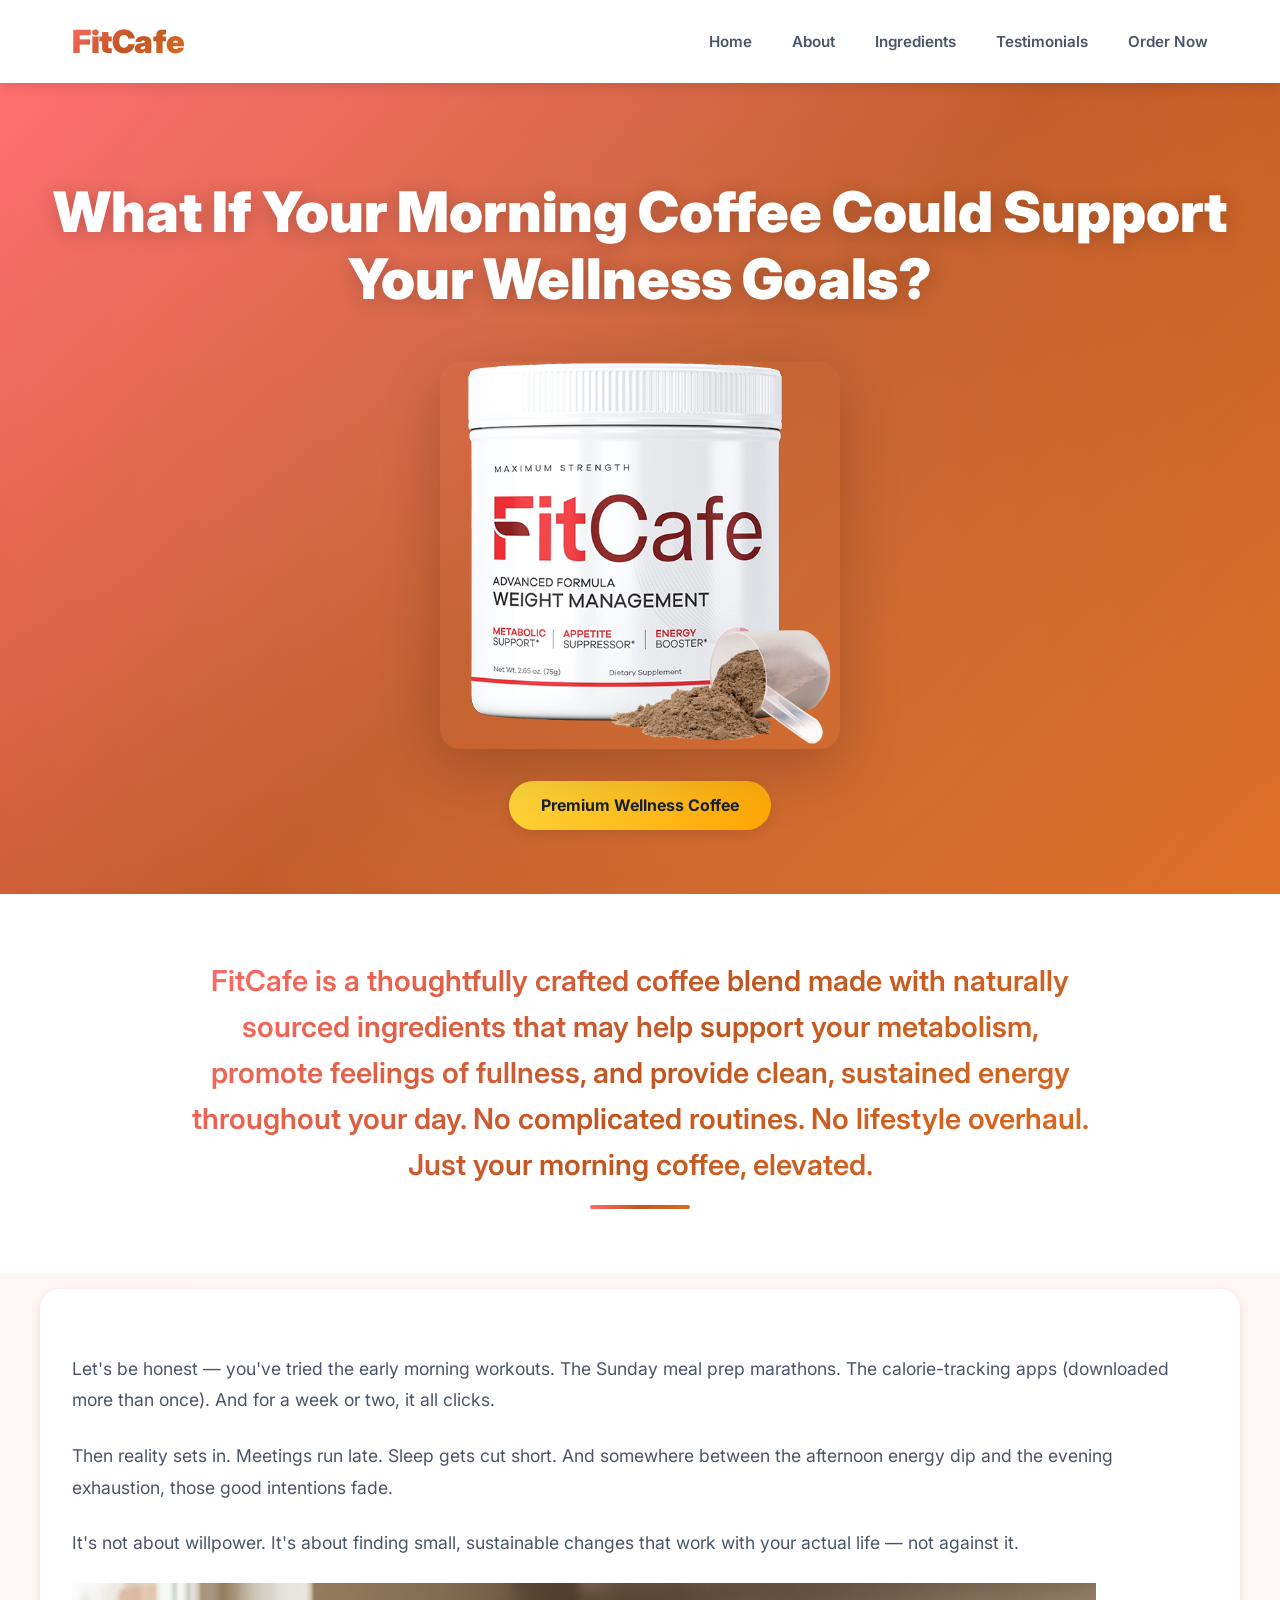
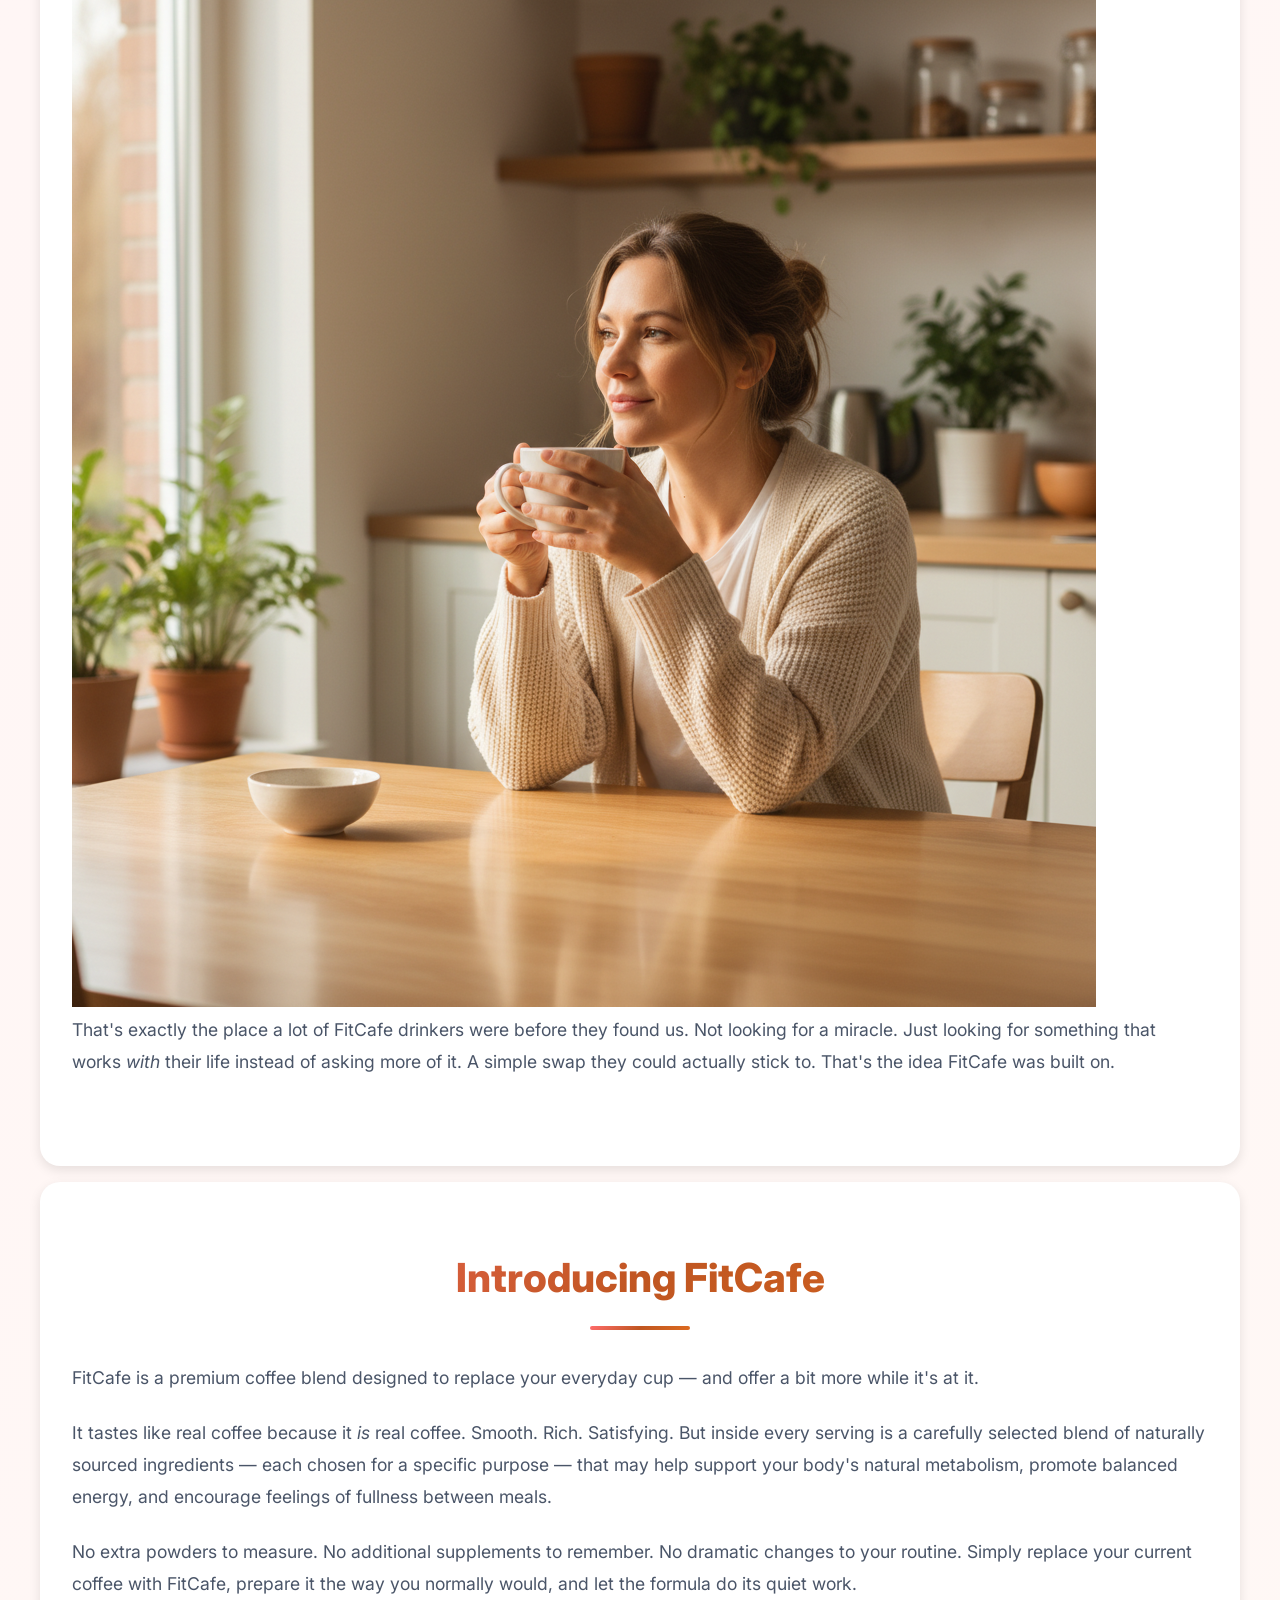
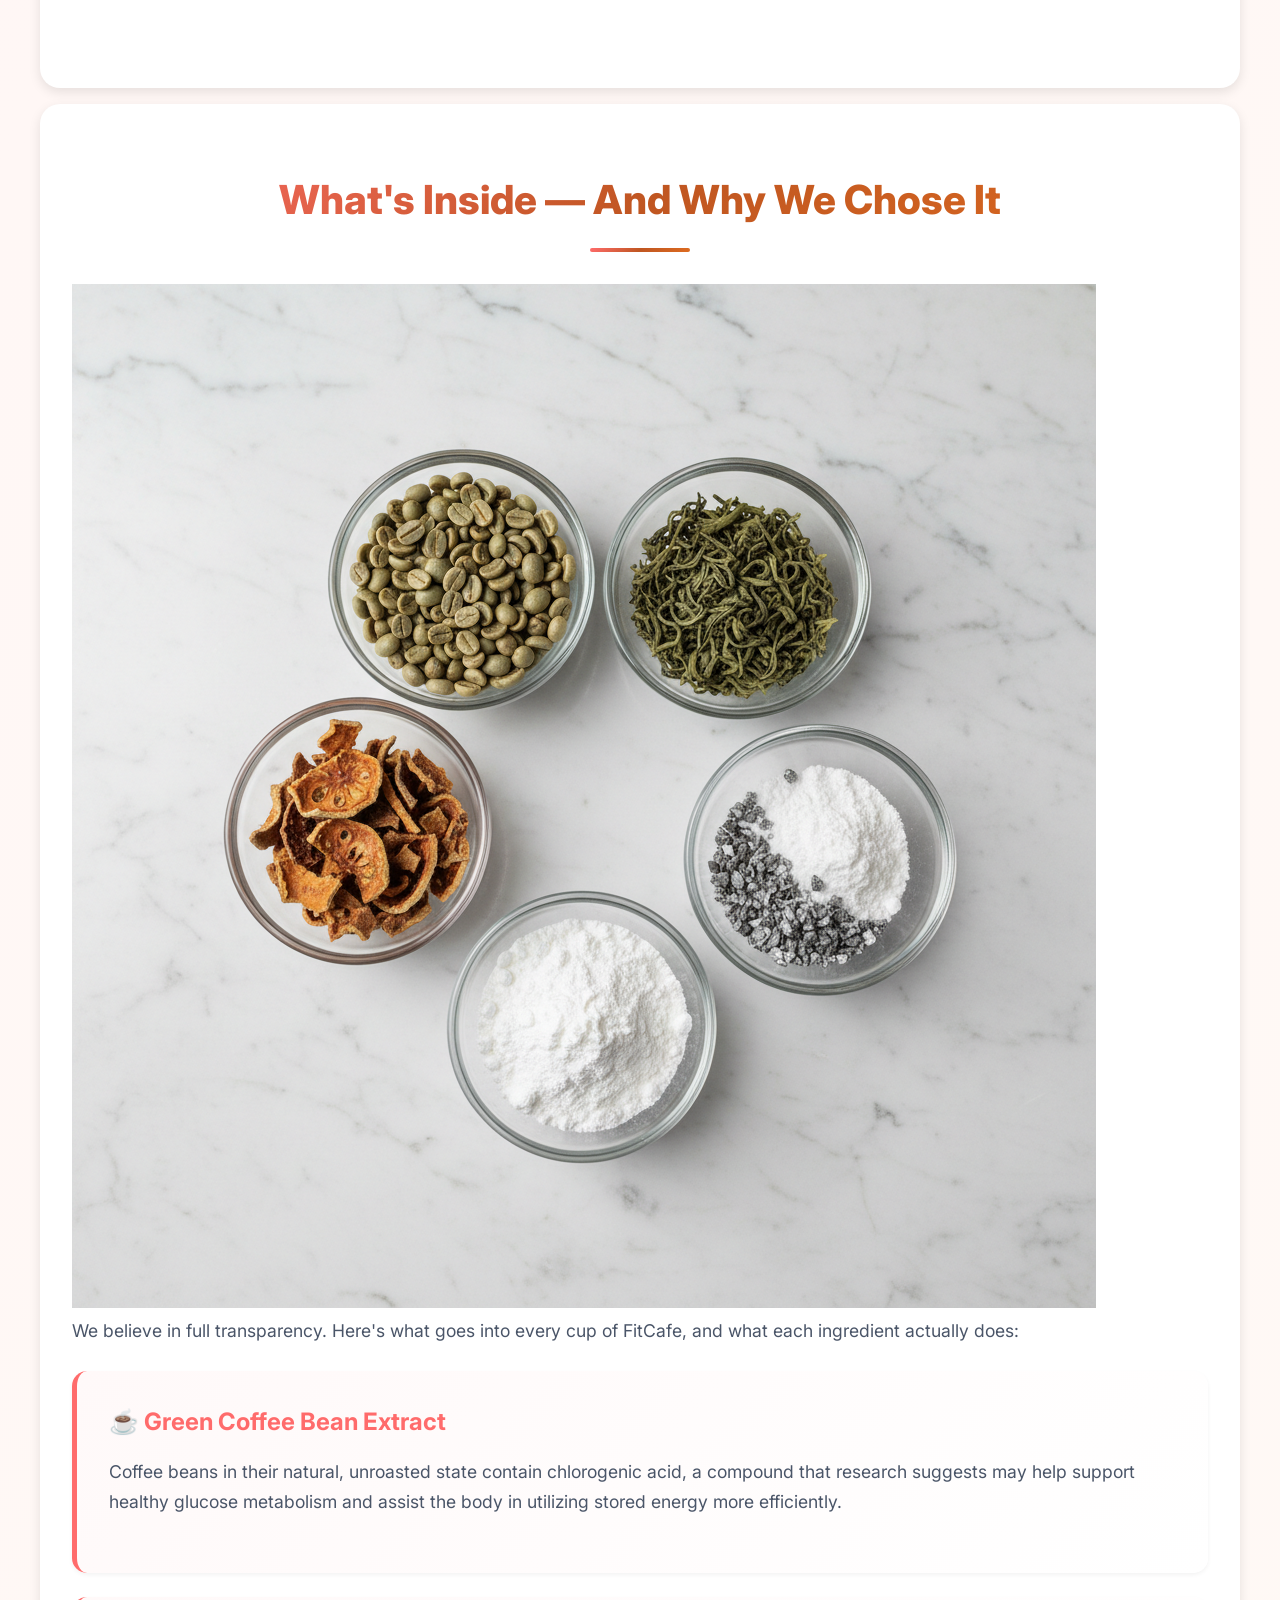
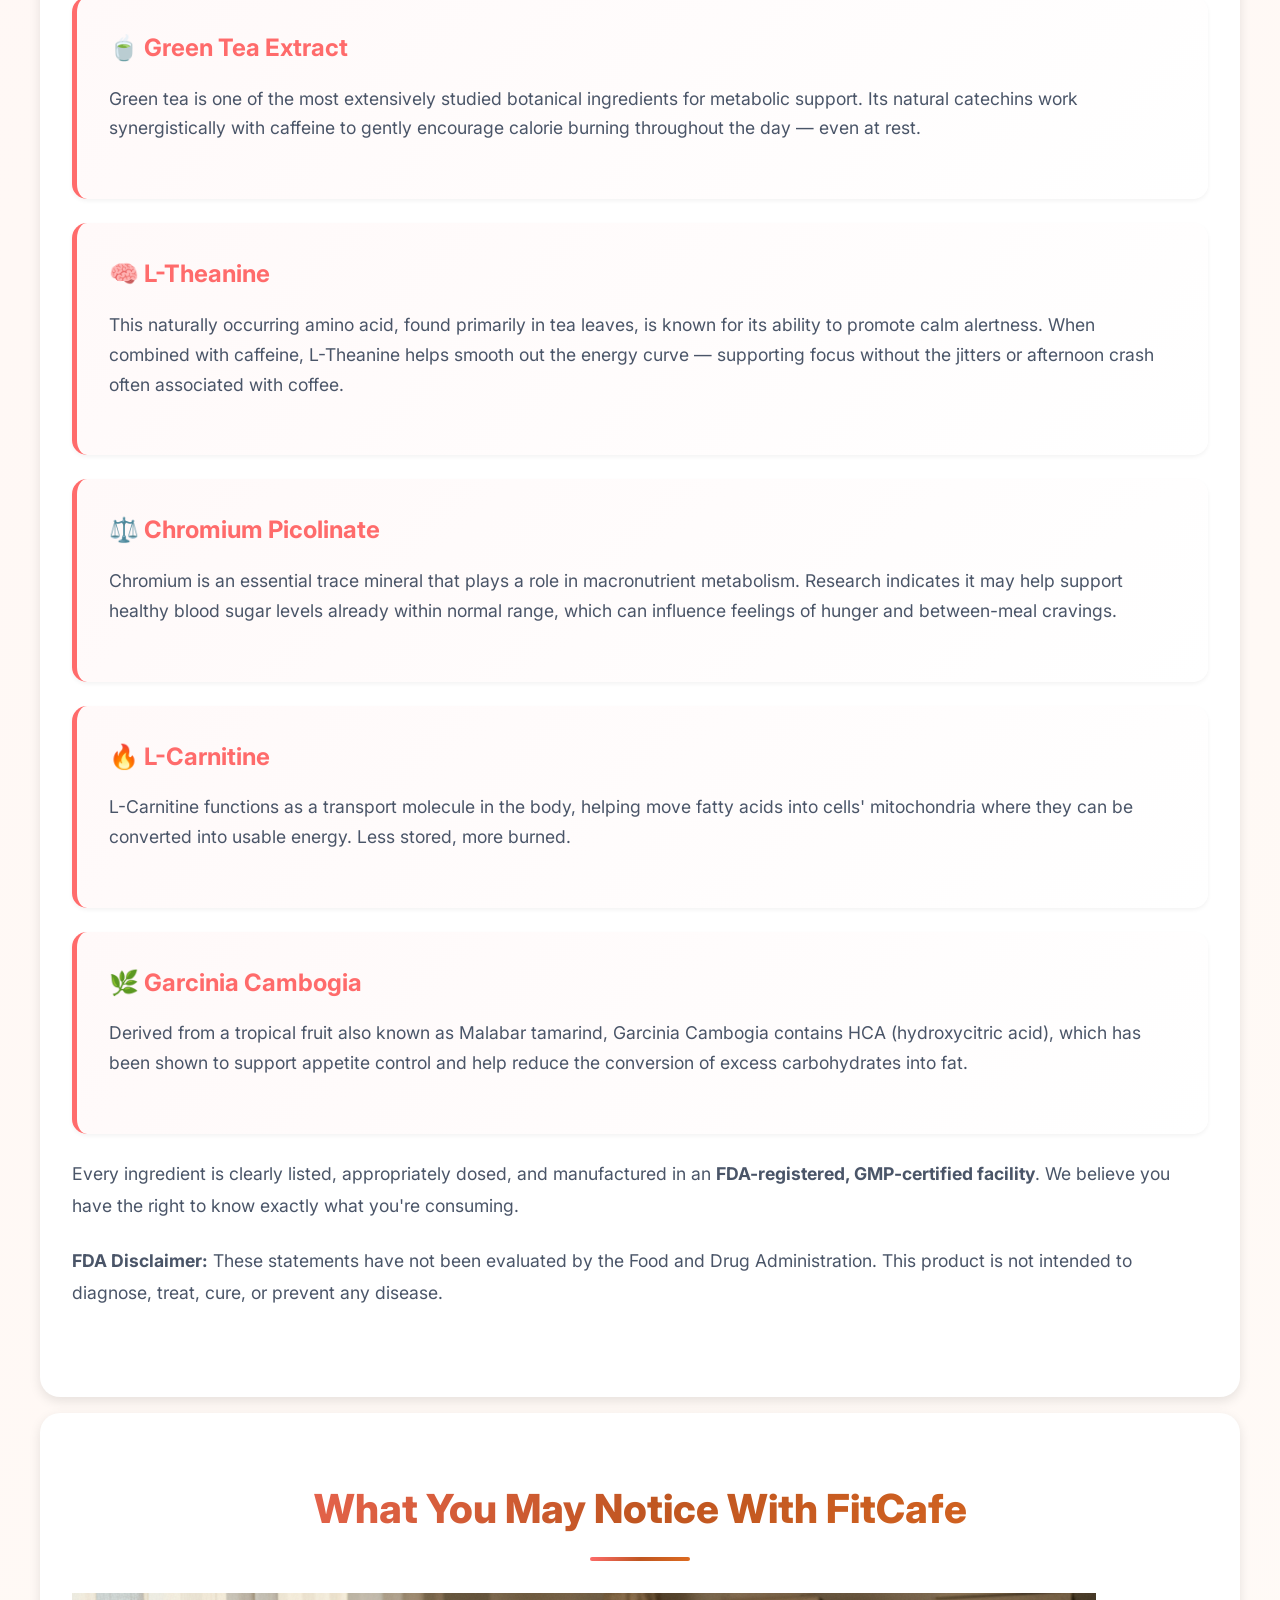
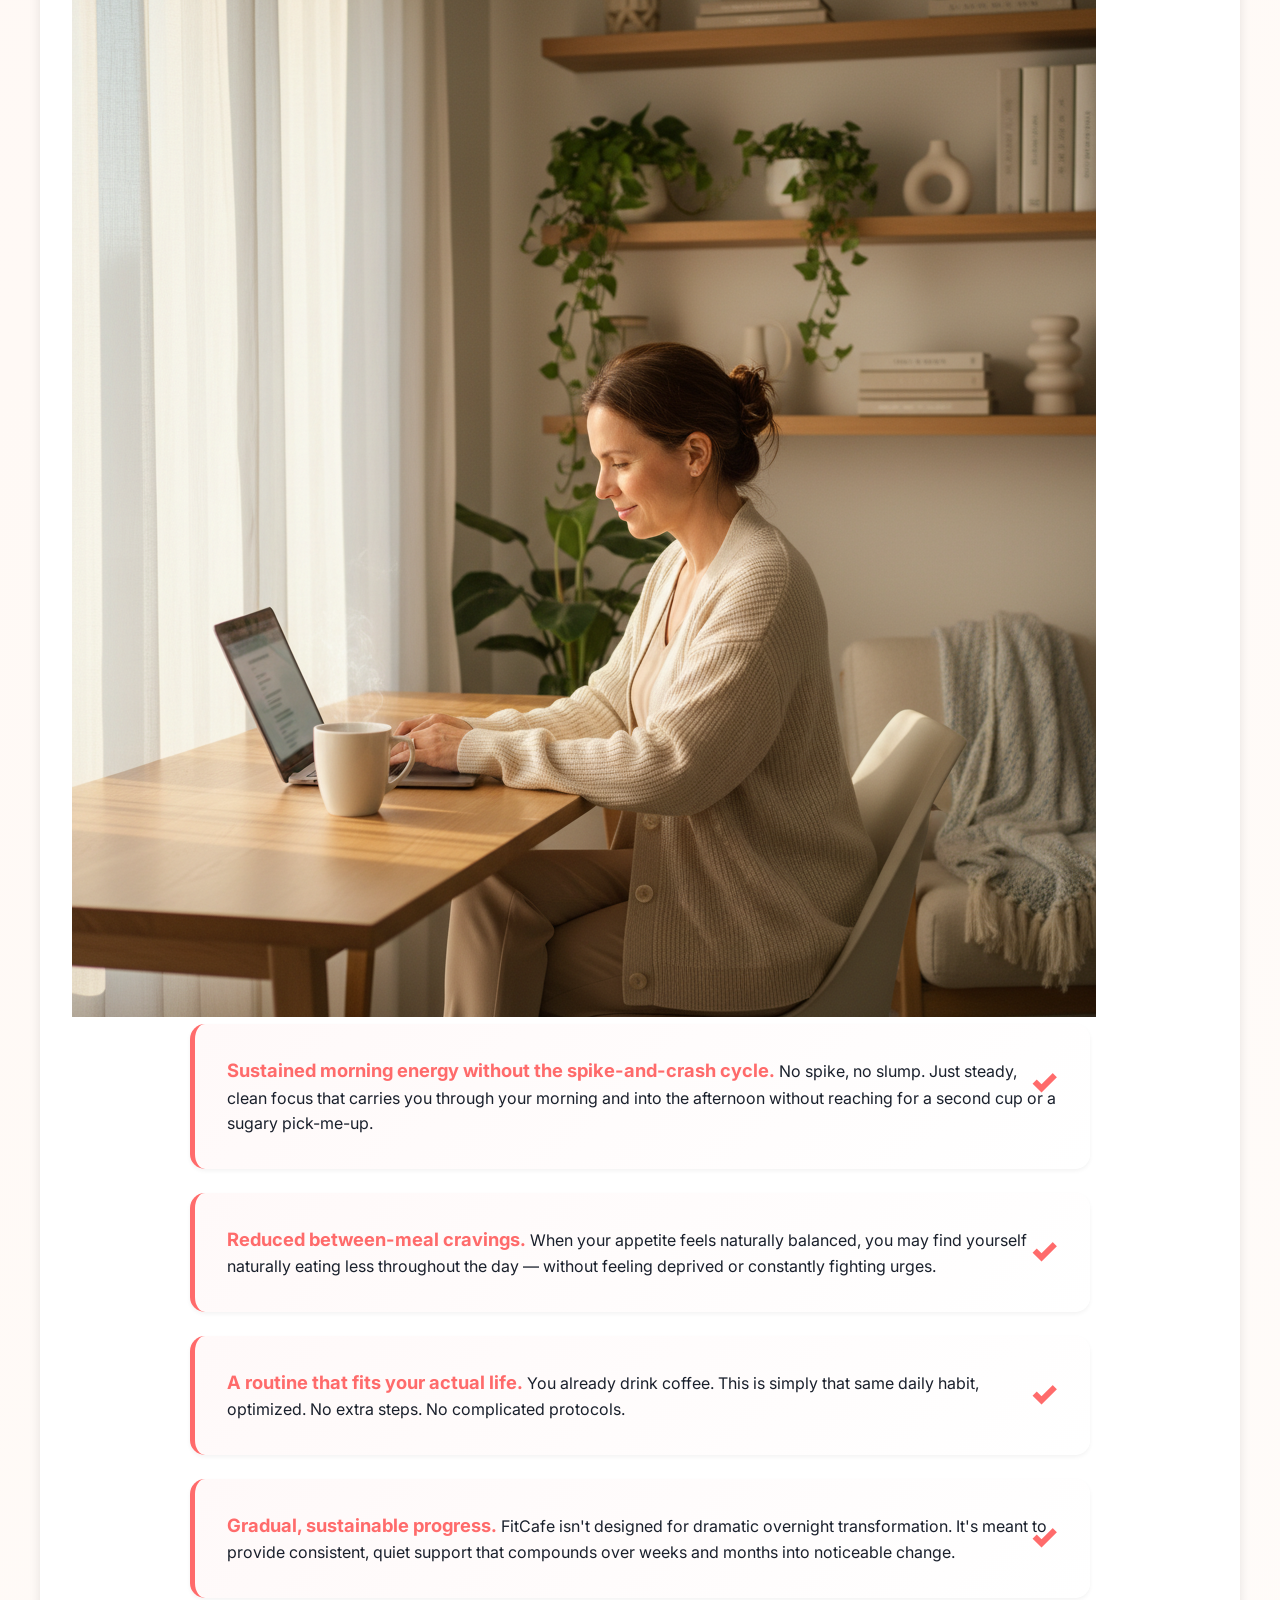
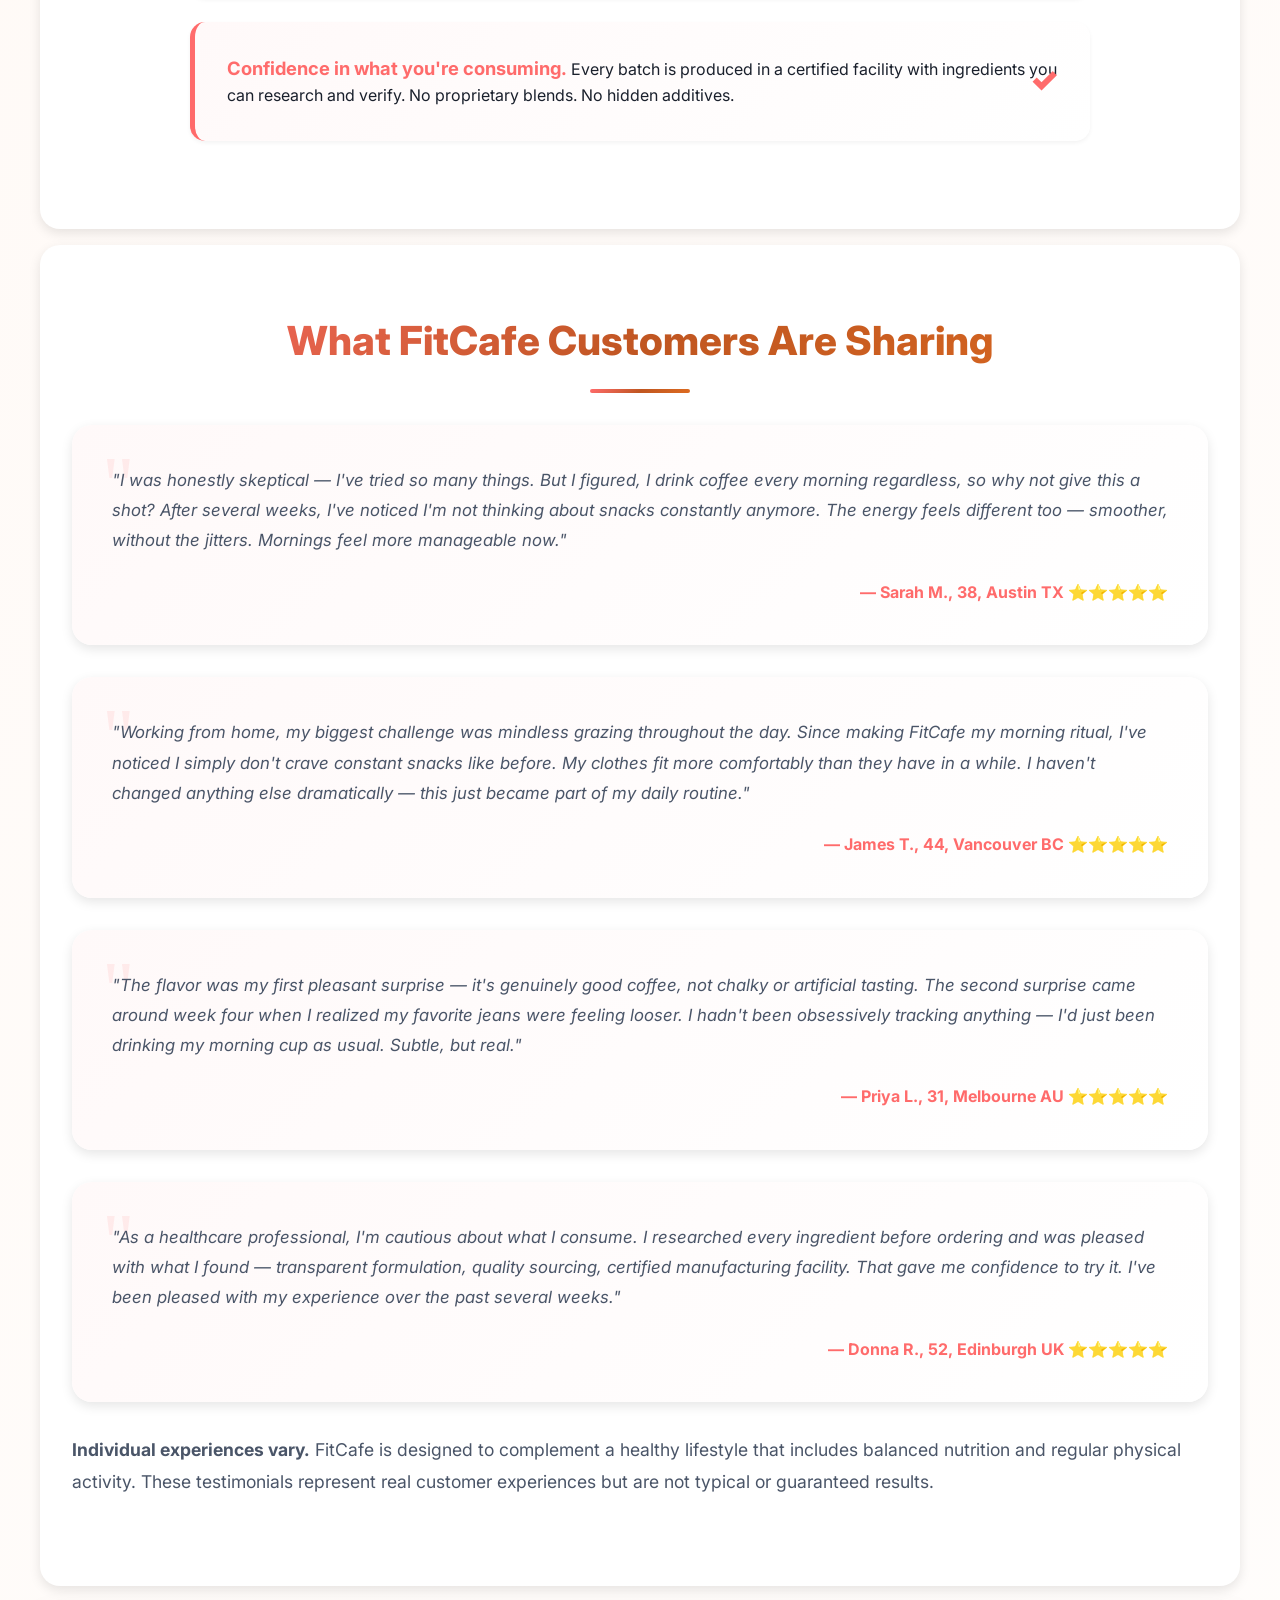
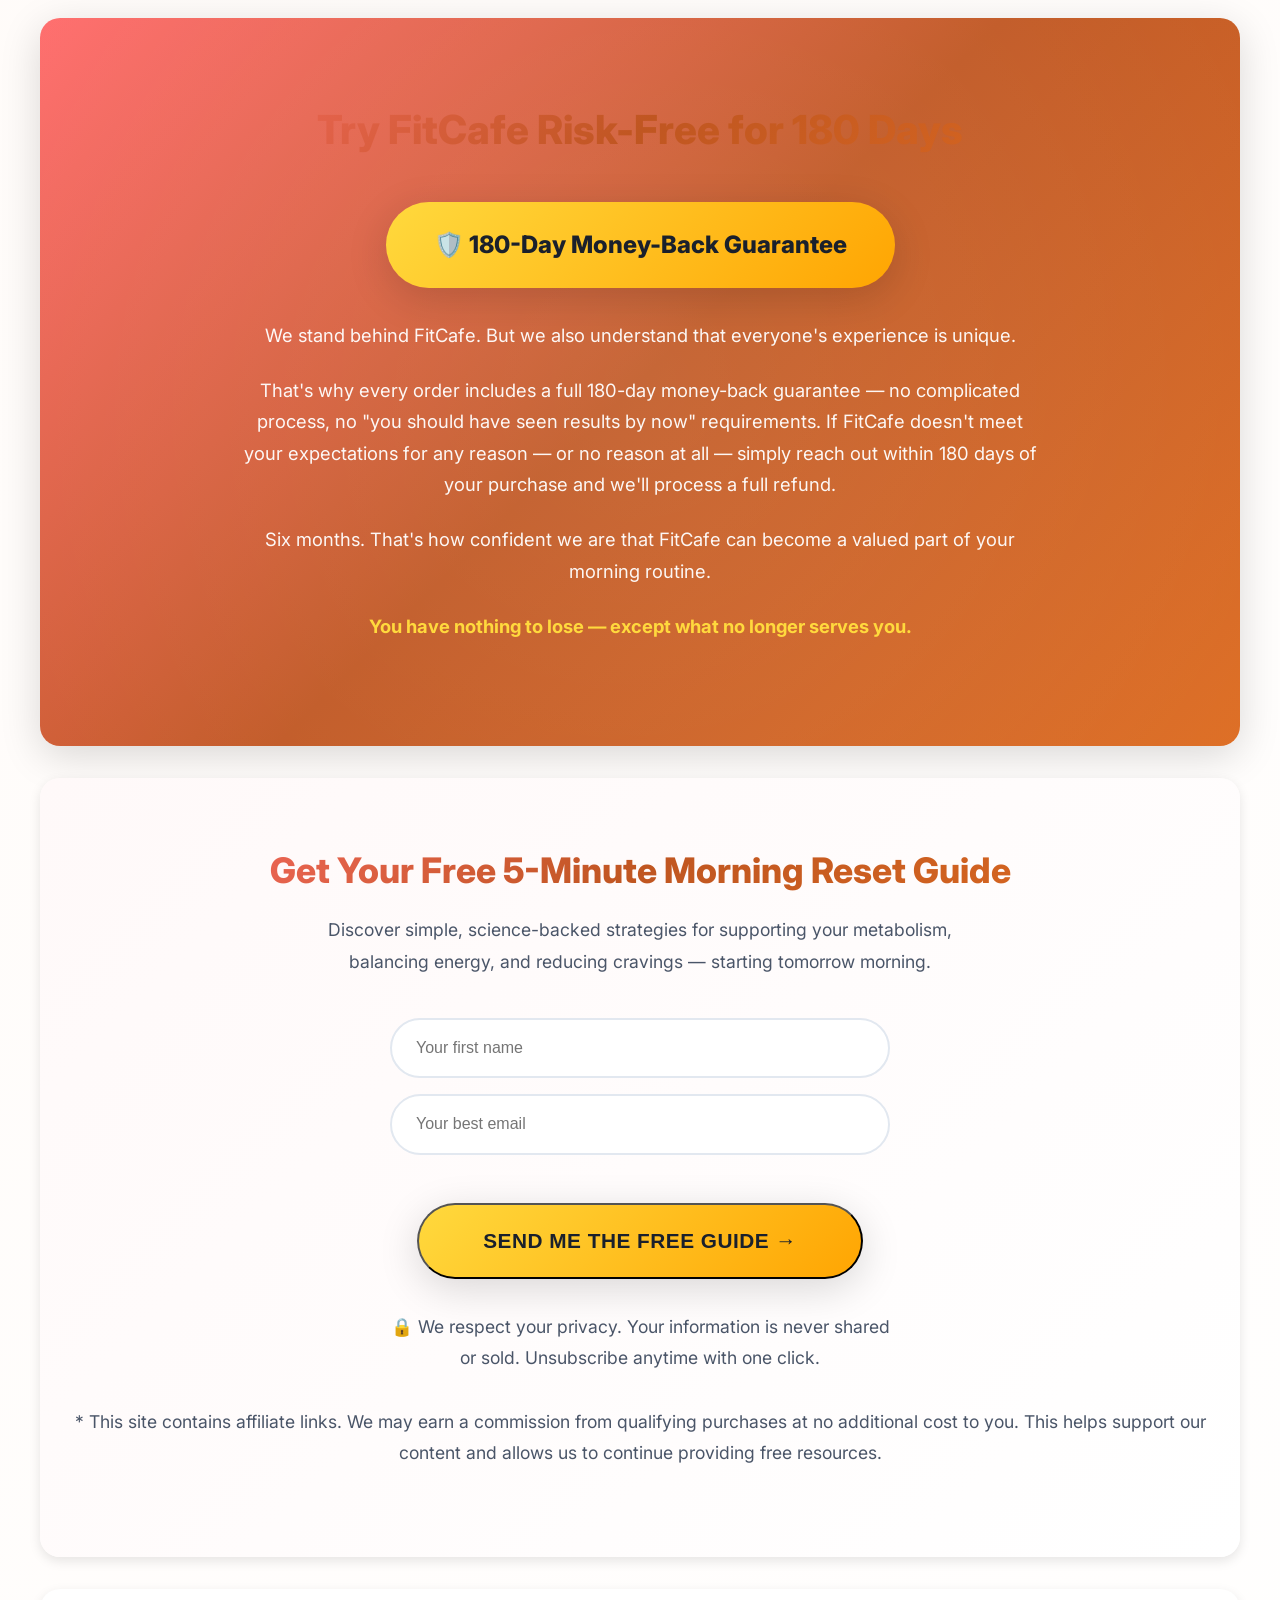
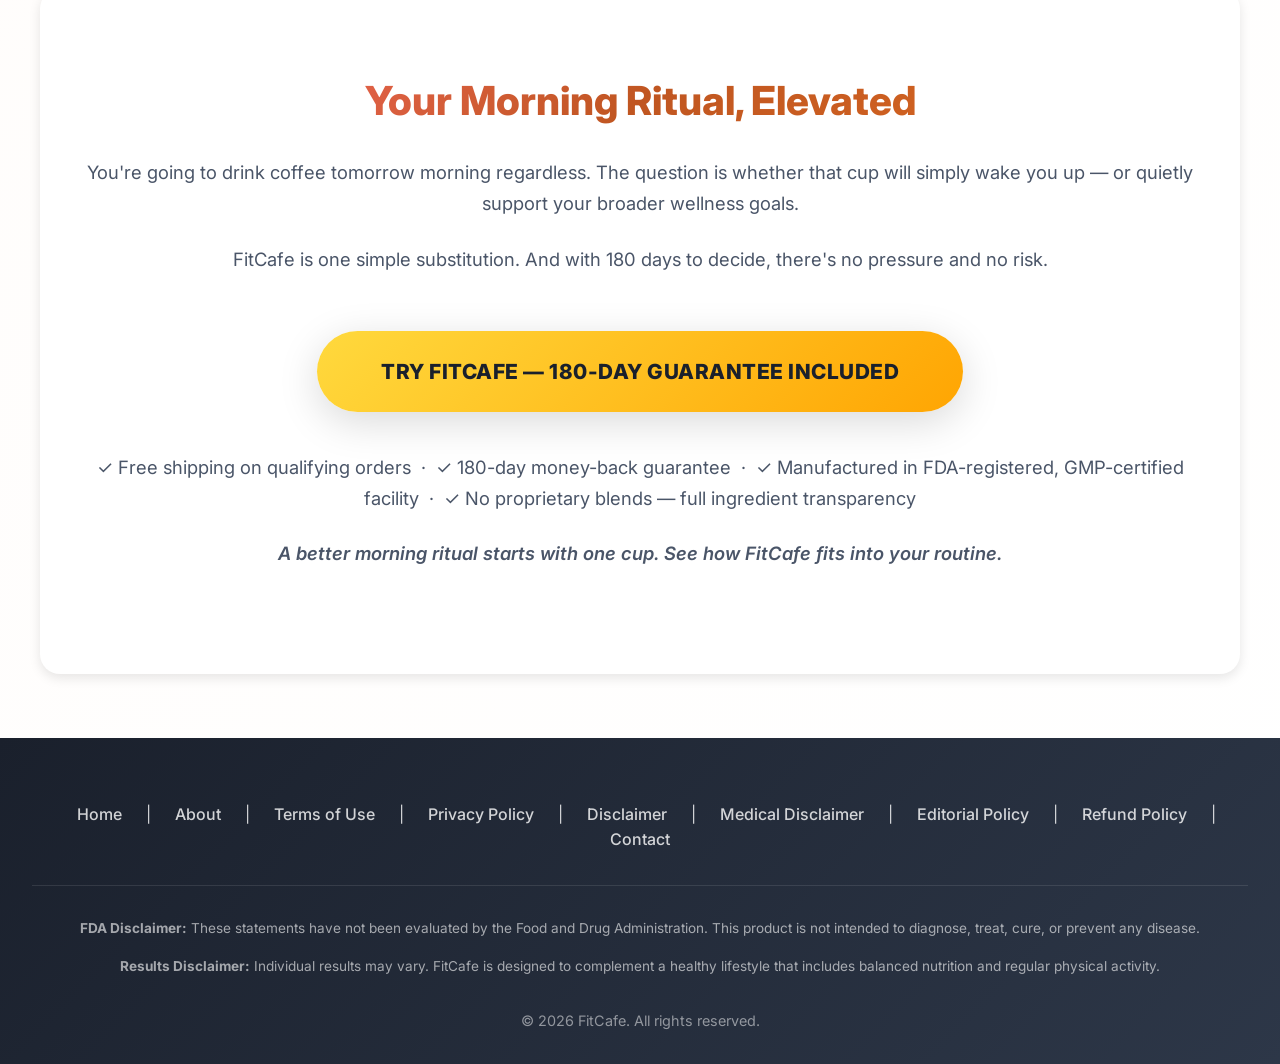
<file: index.html>
<!DOCTYPE html>
<html lang="en">
<head>
    <meta charset="UTF-8">
    <meta name="viewport" content="width=device-width, initial-scale=1.0">
    <meta name="description" content="FitCafe is a premium coffee blend with naturally sourced ingredients that may support metabolism, promote fullness, and provide clean sustained energy.">
    <meta name="keywords" content="wellness coffee, metabolism support, fitcafe, natural energy, appetite control">
    <title>FitCafe - Your Morning Ritual, Elevated</title>
    
    <!-- Open Graph / Facebook -->
    <meta property="og:type" content="website">
    <meta property="og:url" content="https://fitcafecoffee.com/">
    <meta property="og:title" content="FitCafe - Your Morning Ritual, Elevated">
    <meta property="og:description" content="What If Your Morning Coffee Could Support Your Wellness Goals? FitCafe supports your metabolism, curbs cravings, and keeps your energy steady all day.">
    <meta property="og:image" content="https://fitcafecoffee.com/assets/hero-product-official.png">
    
    <!-- Twitter -->
    <meta property="twitter:card" content="summary_large_image">
    <meta property="twitter:url" content="https://fitcafecoffee.com/">
    <meta property="twitter:title" content="FitCafe - Your Morning Ritual, Elevated">
    <meta property="twitter:description" content="What If Your Morning Coffee Could Support Your Wellness Goals? FitCafe supports your metabolism, curbs cravings, and keeps your energy steady all day.">
    <meta property="twitter:image" content="https://fitcafecoffee.com/assets/hero-product-official.png">
    
    <link rel="stylesheet" href="css/style-modern.css">
    <link href="https://fonts.googleapis.com/css2?family=Inter:wght@300;400;500;600;700&family=Merriweather:wght@300;400;700&display=swap" rel="stylesheet">
</head>
<body>
    <!-- Navigation -->
    <nav class="navbar">
        <div class="container nav-container">
            <a href="index.html" class="logo">FitCafe</a>
            <ul class="nav-menu">
                <li><a href="index.html">Home</a></li>
                <li><a href="about.html">About</a></li>
                <li><a href="#how-it-works">Ingredients</a></li>
                <li><a href="#testimonials">Testimonials</a></li>
                <li><a href="#cta">Order Now</a></li>
            </ul>
        </div>
    </nav>

    <!-- SECTION 1: HEADLINE -->
    <section id="headline" class="container">
        <h1>What If Your Morning Coffee Could Support Your Wellness Goals?</h1>
        <div class="hero-image-container">
            <div class="product-showcase">
                <img src="assets/hero-product-official.png" alt="FitCafe premium wellness coffee pouch" class="product-hero-image">
                <div class="product-overlay">
                    <span class="product-badge">Premium Wellness Coffee</span>
                </div>
            </div>
        </div>
    </section>

    <!-- SECTION 2: SUBHEADLINE -->
    <section id="subheadline" class="container">
        <h2>FitCafe is a thoughtfully crafted coffee blend made with naturally sourced ingredients that may help support your metabolism, promote feelings of fullness, and provide clean, sustained energy throughout your day. No complicated routines. No lifestyle overhaul. Just your morning coffee, elevated.</h2>
    </section>

    <!-- SECTION 3: OPENING STORY / RELATABILITY -->
    <section id="opening-story" class="container">
        <p>Let's be honest — you've tried the early morning workouts. The Sunday meal prep marathons. The calorie-tracking apps (downloaded more than once). And for a week or two, it all clicks.</p>

        <p>Then reality sets in. Meetings run late. Sleep gets cut short. And somewhere between the afternoon energy dip and the evening exhaustion, those good intentions fade.</p>

        <p>It's not about willpower. It's about finding small, sustainable changes that work with your actual life — not against it.</p>

        <div class="lifestyle-image-container">
            <img src="assets/morning-ritual.jpg" alt="Woman enjoying morning coffee ritual for weight loss" class="lifestyle-image">
        </div>

        <p>That's exactly the place a lot of FitCafe drinkers were before they found us. Not looking for a miracle. Just looking for something that works <em>with</em> their life instead of asking more of it. A simple swap they could actually stick to. That's the idea FitCafe was built on.</p>
    </section>

    <!-- SECTION 4: PRODUCT INTRODUCTION -->
    <section id="product-intro" class="container">
        <h2>Introducing FitCafe</h2>

        <p>FitCafe is a premium coffee blend designed to replace your everyday cup — and offer a bit more while it's at it.</p>

        <p>It tastes like real coffee because it <em>is</em> real coffee. Smooth. Rich. Satisfying. But inside every serving is a carefully selected blend of naturally sourced ingredients — each chosen for a specific purpose — that may help support your body's natural metabolism, promote balanced energy, and encourage feelings of fullness between meals.</p>

        <p>No extra powders to measure. No additional supplements to remember. No dramatic changes to your routine. Simply replace your current coffee with FitCafe, prepare it the way you normally would, and let the formula do its quiet work.</p>
    </section>

    <!-- SECTION 5: HOW IT WORKS (INGREDIENTS) -->
    <section id="how-it-works" class="container">
        <h2>What's Inside — And Why We Chose It</h2>

        <div class="ingredients-image-container">
            <img src="assets/ingredients-visual.jpg" alt="FitCafe natural ingredients: green coffee beans, green tea, L-Theanine, chromium, L-Carnitine, Garcinia Cambogia" class="ingredients-image">
        </div>

        <p>We believe in full transparency. Here's what goes into every cup of FitCafe, and what each ingredient actually does:</p>

        <div class="ingredient-card">
            <h3>☕ Green Coffee Bean Extract</h3>
            <p>Coffee beans in their natural, unroasted state contain chlorogenic acid, a compound that research suggests may help support healthy glucose metabolism and assist the body in utilizing stored energy more efficiently.</p>
        </div>

        <div class="ingredient-card">
            <h3>🍵 Green Tea Extract</h3>
            <p>Green tea is one of the most extensively studied botanical ingredients for metabolic support. Its natural catechins work synergistically with caffeine to gently encourage calorie burning throughout the day — even at rest.</p>
        </div>

        <div class="ingredient-card">
            <h3>🧠 L-Theanine</h3>
            <p>This naturally occurring amino acid, found primarily in tea leaves, is known for its ability to promote calm alertness. When combined with caffeine, L-Theanine helps smooth out the energy curve — supporting focus without the jitters or afternoon crash often associated with coffee.</p>
        </div>

        <div class="ingredient-card">
            <h3>⚖️ Chromium Picolinate</h3>
            <p>Chromium is an essential trace mineral that plays a role in macronutrient metabolism. Research indicates it may help support healthy blood sugar levels already within normal range, which can influence feelings of hunger and between-meal cravings.</p>
        </div>

        <div class="ingredient-card">
            <h3>🔥 L-Carnitine</h3>
            <p>L-Carnitine functions as a transport molecule in the body, helping move fatty acids into cells' mitochondria where they can be converted into usable energy. Less stored, more burned.</p>
        </div>

        <div class="ingredient-card">
            <h3>🌿 Garcinia Cambogia</h3>
            <p>Derived from a tropical fruit also known as Malabar tamarind, Garcinia Cambogia contains HCA (hydroxycitric acid), which has been shown to support appetite control and help reduce the conversion of excess carbohydrates into fat.</p>
        </div>

        <p class="ingredients-note">Every ingredient is clearly listed, appropriately dosed, and manufactured in an <strong>FDA-registered, GMP-certified facility</strong>. We believe you have the right to know exactly what you're consuming.</p>
        
        <p class="fda-disclaimer"><strong>FDA Disclaimer:</strong> These statements have not been evaluated by the Food and Drug Administration. This product is not intended to diagnose, treat, cure, or prevent any disease.</p>
    </section>

    <!-- SECTION 6: BENEFITS (LIFESTYLE) -->
    <section id="benefits" class="container">
        <h2>What You May Notice With FitCafe</h2>

        <div class="lifestyle-image-container">
            <img src="assets/work-from-home.jpg" alt="Professional working from home with FitCafe coffee" class="lifestyle-image">
        </div>

        <ul class="benefits-list">
            <li><strong>Sustained morning energy without the spike-and-crash cycle.</strong> No spike, no slump. Just steady, clean focus that carries you through your morning and into the afternoon without reaching for a second cup or a sugary pick-me-up.</li>
            <li><strong>Reduced between-meal cravings.</strong> When your appetite feels naturally balanced, you may find yourself naturally eating less throughout the day — without feeling deprived or constantly fighting urges.</li>
            <li><strong>A routine that fits your actual life.</strong> You already drink coffee. This is simply that same daily habit, optimized. No extra steps. No complicated protocols.</li>
            <li><strong>Gradual, sustainable progress.</strong> FitCafe isn't designed for dramatic overnight transformation. It's meant to provide consistent, quiet support that compounds over weeks and months into noticeable change.</li>
            <li><strong>Confidence in what you're consuming.</strong> Every batch is produced in a certified facility with ingredients you can research and verify. No proprietary blends. No hidden additives.</li>
        </ul>
    </section>

    <!-- SECTION 7: SOCIAL PROOF / TESTIMONIALS -->
    <section id="testimonials" class="container">
        <h2>What FitCafe Customers Are Sharing</h2>

        <div class="testimonial-card">
            <blockquote>"I was honestly skeptical — I've tried so many things. But I figured, I drink coffee every morning regardless, so why not give this a shot? After several weeks, I've noticed I'm not thinking about snacks constantly anymore. The energy feels different too — smoother, without the jitters. Mornings feel more manageable now."</blockquote>
            <cite>— Sarah M., 38, Austin TX ⭐⭐⭐⭐⭐</cite>
        </div>

        <div class="testimonial-card">
            <blockquote>"Working from home, my biggest challenge was mindless grazing throughout the day. Since making FitCafe my morning ritual, I've noticed I simply don't crave constant snacks like before. My clothes fit more comfortably than they have in a while. I haven't changed anything else dramatically — this just became part of my daily routine."</blockquote>
            <cite>— James T., 44, Vancouver BC ⭐⭐⭐⭐⭐</cite>
        </div>

        <div class="testimonial-card">
            <blockquote>"The flavor was my first pleasant surprise — it's genuinely good coffee, not chalky or artificial tasting. The second surprise came around week four when I realized my favorite jeans were feeling looser. I hadn't been obsessively tracking anything — I'd just been drinking my morning cup as usual. Subtle, but real."</blockquote>
            <cite>— Priya L., 31, Melbourne AU ⭐⭐⭐⭐⭐</cite>
        </div>

        <div class="testimonial-card">
            <blockquote>"As a healthcare professional, I'm cautious about what I consume. I researched every ingredient before ordering and was pleased with what I found — transparent formulation, quality sourcing, certified manufacturing facility. That gave me confidence to try it. I've been pleased with my experience over the past several weeks."</blockquote>
            <cite>— Donna R., 52, Edinburgh UK ⭐⭐⭐⭐⭐</cite>
        </div>

        <p class="social-proof-note"><strong>Individual experiences vary.</strong> FitCafe is designed to complement a healthy lifestyle that includes balanced nutrition and regular physical activity. These testimonials represent real customer experiences but are not typical or guaranteed results.</p>
    </section>

    <!-- SECTION 8: GUARANTEE -->
    <section id="guarantee" class="container">
        <h2>Try FitCafe Risk-Free for 180 Days</h2>

        <div class="guarantee-box">
            <div class="guarantee-badge">🛡️ 180-Day Money-Back Guarantee</div>

            <p>We stand behind FitCafe. But we also understand that everyone's experience is unique.</p>

            <p>That's why every order includes a full 180-day money-back guarantee — no complicated process, no "you should have seen results by now" requirements. If FitCafe doesn't meet your expectations for any reason — or no reason at all — simply reach out within 180 days of your purchase and we'll process a full refund.</p>

            <p>Six months. That's how confident we are that FitCafe can become a valued part of your morning routine.</p>

            <p><strong>You have nothing to lose — except what no longer serves you.</strong></p>
        </div>
    </section>

    <!-- SECTION 9: EMAIL OPT-IN -->
    <section id="optin" class="container optin-section">
        <h2>Get Your Free 5-Minute Morning Reset Guide</h2>
        <p class="optin-subtitle">Discover simple, science-backed strategies for supporting your metabolism, balancing energy, and reducing cravings — starting tomorrow morning.</p>
        
        <form id="optin-form" class="optin-form">
            <input type="hidden" name="l" value="ab51b15c-4ecb-417e-911c-9f49fe683578">
            <input type="text" id="optin-name" placeholder="Your first name" required>
            <input type="email" id="optin-email" placeholder="Your best email" required>
            <button type="submit" class="cta-button">Send Me the Free Guide →</button>
            <p class="privacy-text">🔒 We respect your privacy. Your information is never shared or sold. Unsubscribe anytime with one click.</p>
        </form>
        <p class="ftc-disclosure">* This site contains affiliate links. We may earn a commission from qualifying purchases at no additional cost to you. This helps support our content and allows us to continue providing free resources.</p>
    </section>

    <!-- Success Modal -->
    <div id="success-modal" style="display: none; position: fixed; top: 0; left: 0; width: 100%; height: 100%; background: rgba(192, 86, 33, 0.95); z-index: 999999; justify-content: center; align-items: center;">
        <div style="background: white; padding: 40px; border-radius: 20px; max-width: 500px; text-align: center; box-shadow: 0 10px 40px rgba(0,0,0,0.3);">
            <div style="font-size: 72px; margin-bottom: 20px;">✅</div>
            <h2 style="color: #C05621; font-size: 32px; font-weight: 700; margin-bottom: 15px;">Subscription Successful!</h2>
            <p style="font-size: 18px; color: #4A5568; margin-bottom: 30px; line-height: 1.6;">Thank you for subscribing to FitCafe Coffee.</p>
            <div style="background: #FFF5F0; padding: 20px; border-radius: 10px; margin-bottom: 30px;">
                <p style="font-size: 16px; color: #C05621; font-weight: 600; margin: 0;">📧 Please check your email to confirm your subscription.</p>
                <p style="font-size: 14px; color: #718096; margin: 10px 0 0 0;">Don't forget to check your spam folder!</p>
            </div>
            <p style="font-size: 14px; color: #A0AEC0;">Redirecting you back in <span id="countdown">5</span> seconds...</p>
            <div style="margin-top: 20px;">
                <div style="width: 50px; height: 50px; border: 5px solid rgba(192, 86, 33, 0.2); border-top-color: #C05621; border-radius: 50%; animation: spin 1s linear infinite; margin: 0 auto;"></div>
            </div>
            <style>@keyframes spin { to { transform: rotate(360deg); } }</style>
        </div>
    </div>

    <!-- SECTION 10: CTA -->
    <section id="cta" class="container">
        <h2>Your Morning Ritual, Elevated</h2>

        <p>You're going to drink coffee tomorrow morning regardless. The question is whether that cup will simply wake you up — or quietly support your broader wellness goals.</p>

        <p>FitCafe is one simple substitution. And with 180 days to decide, there's no pressure and no risk.</p>

        <a href="https://www.premierdiscountlink.com/DGX1CG8/HHCXRHX/?__efq=EQ3d6z0C10O0HCGfHymXEoSPQg_jEa9npbMTRTF8RgM" class="cta-button">Try FitCafe — 180-Day Guarantee Included</a>

        <p class="cta-subtext">✓ Free shipping on qualifying orders &nbsp;&middot;&nbsp; ✓ 180-day money-back guarantee &nbsp;&middot;&nbsp; ✓ Manufactured in FDA-registered, GMP-certified facility &nbsp;&middot;&nbsp; ✓ No proprietary blends — full ingredient transparency</p>

        <p class="cta-closing">A better morning ritual starts with one cup. See how FitCafe fits into your routine.</p>
    </section>

    <!-- FOOTER -->
    <footer class="container">
        <div class="footer-links">
            <a href="index.html">Home</a> &nbsp;|&nbsp; 
            <a href="about.html">About</a> &nbsp;|&nbsp; 
            <a href="terms.html">Terms of Use</a> &nbsp;|&nbsp; 
            <a href="privacy.html">Privacy Policy</a> &nbsp;|&nbsp; 
            <a href="disclaimer.html">Disclaimer</a> &nbsp;|&nbsp; 
            <a href="medical-disclaimer.html">Medical Disclaimer</a> &nbsp;|&nbsp; 
            <a href="editorial.html">Editorial Policy</a> &nbsp;|&nbsp; 
            <a href="refund.html">Refund Policy</a> &nbsp;|&nbsp; 
            <a href="mailto:support@fitcafecoffee.com">Contact</a>
        </div>
        <p class="footer-disclaimer"><strong>FDA Disclaimer:</strong> These statements have not been evaluated by the Food and Drug Administration. This product is not intended to diagnose, treat, cure, or prevent any disease.</p>
        <p class="footer-disclaimer"><strong>Results Disclaimer:</strong> Individual results may vary. FitCafe is designed to complement a healthy lifestyle that includes balanced nutrition and regular physical activity.</p>
        <p class="footer-copyright">&copy; 2026 FitCafe. All rights reserved.</p>
    </footer>

    <script src="js/script.js"></script>
    <script src="js/modern-animations.js"></script>
    <script>
    // Simple subscription handler - submit form and show modal
    document.getElementById('optin-form').addEventListener('submit', function(e) {
        e.preventDefault();
        
        const form = this;
        const button = form.querySelector('button[type="submit"]');
        const name = document.getElementById('optin-name').value;
        const email = document.getElementById('optin-email').value;
        const listId = form.querySelector('input[name="l"]').value;
        
        // Show loading
        button.textContent = 'Subscribing...';
        button.disabled = true;
        
        // Submit to Listmonk using fetch with no-cors
        fetch('https://listmonk.thequietself.com/subscription/form', {
            method: 'POST',
            mode: 'no-cors',
            headers: {
                'Content-Type': 'application/x-www-form-urlencoded',
            },
            body: new URLSearchParams({
                l: listId,
                name: name,
                email: email
            })
        })
        .then(function() {
            // Show success modal
            const modal = document.getElementById('success-modal');
            modal.style.display = 'flex';
            
            // Countdown
            let seconds = 5;
            const countdownEl = document.getElementById('countdown');
            const interval = setInterval(function() {
                seconds--;
                countdownEl.textContent = seconds;
                if (seconds <= 0) {
                    clearInterval(interval);
                    window.location.href = 'https://fitcafecoffee.com?subscribed=true';
                }
            }, 1000);
        })
        .catch(function() {
            // Even on error, show modal (no-cors may cause false errors)
            const modal = document.getElementById('success-modal');
            modal.style.display = 'flex';
            
            let seconds = 5;
            const countdownEl = document.getElementById('countdown');
            const interval = setInterval(function() {
                seconds--;
                countdownEl.textContent = seconds;
                if (seconds <= 0) {
                    clearInterval(interval);
                    window.location.href = 'https://fitcafecoffee.com?subscribed=true';
                }
            }, 1000);
        });
    });
    </script>
</body>
</html>
</file>
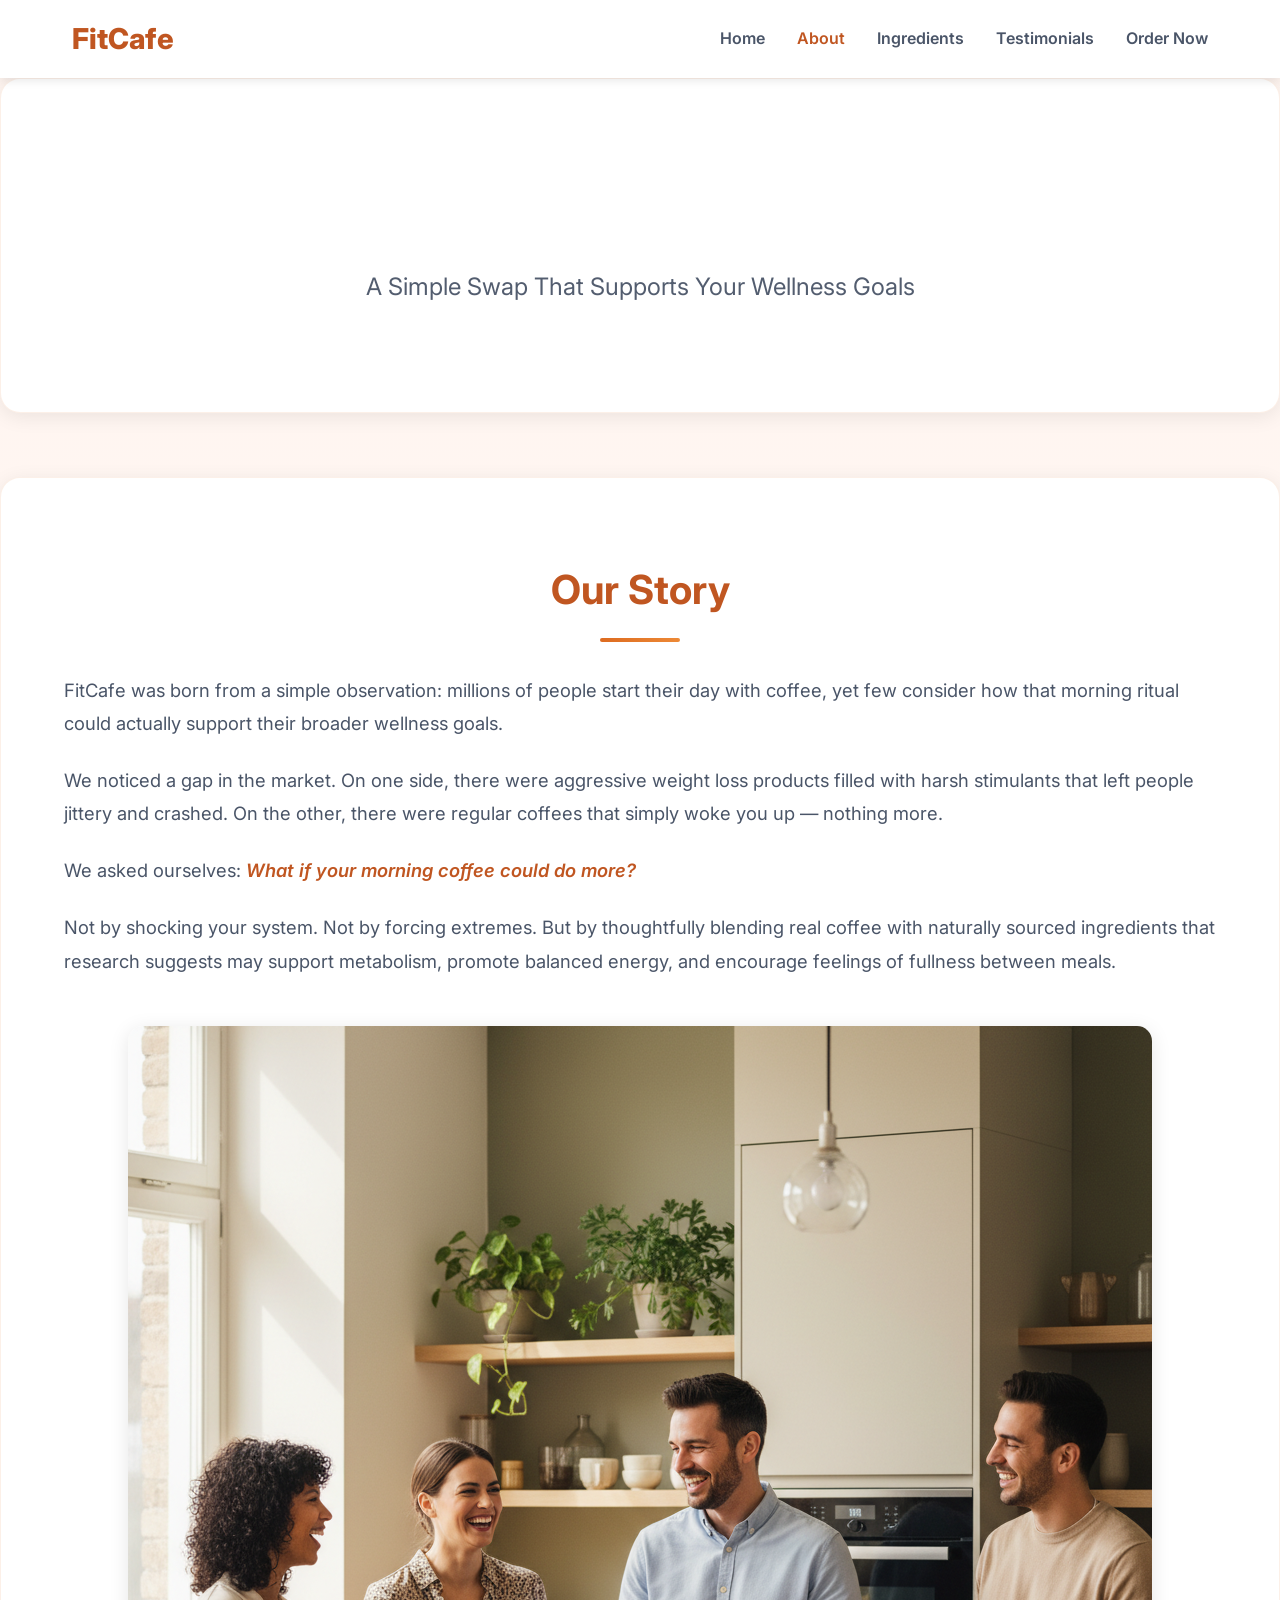
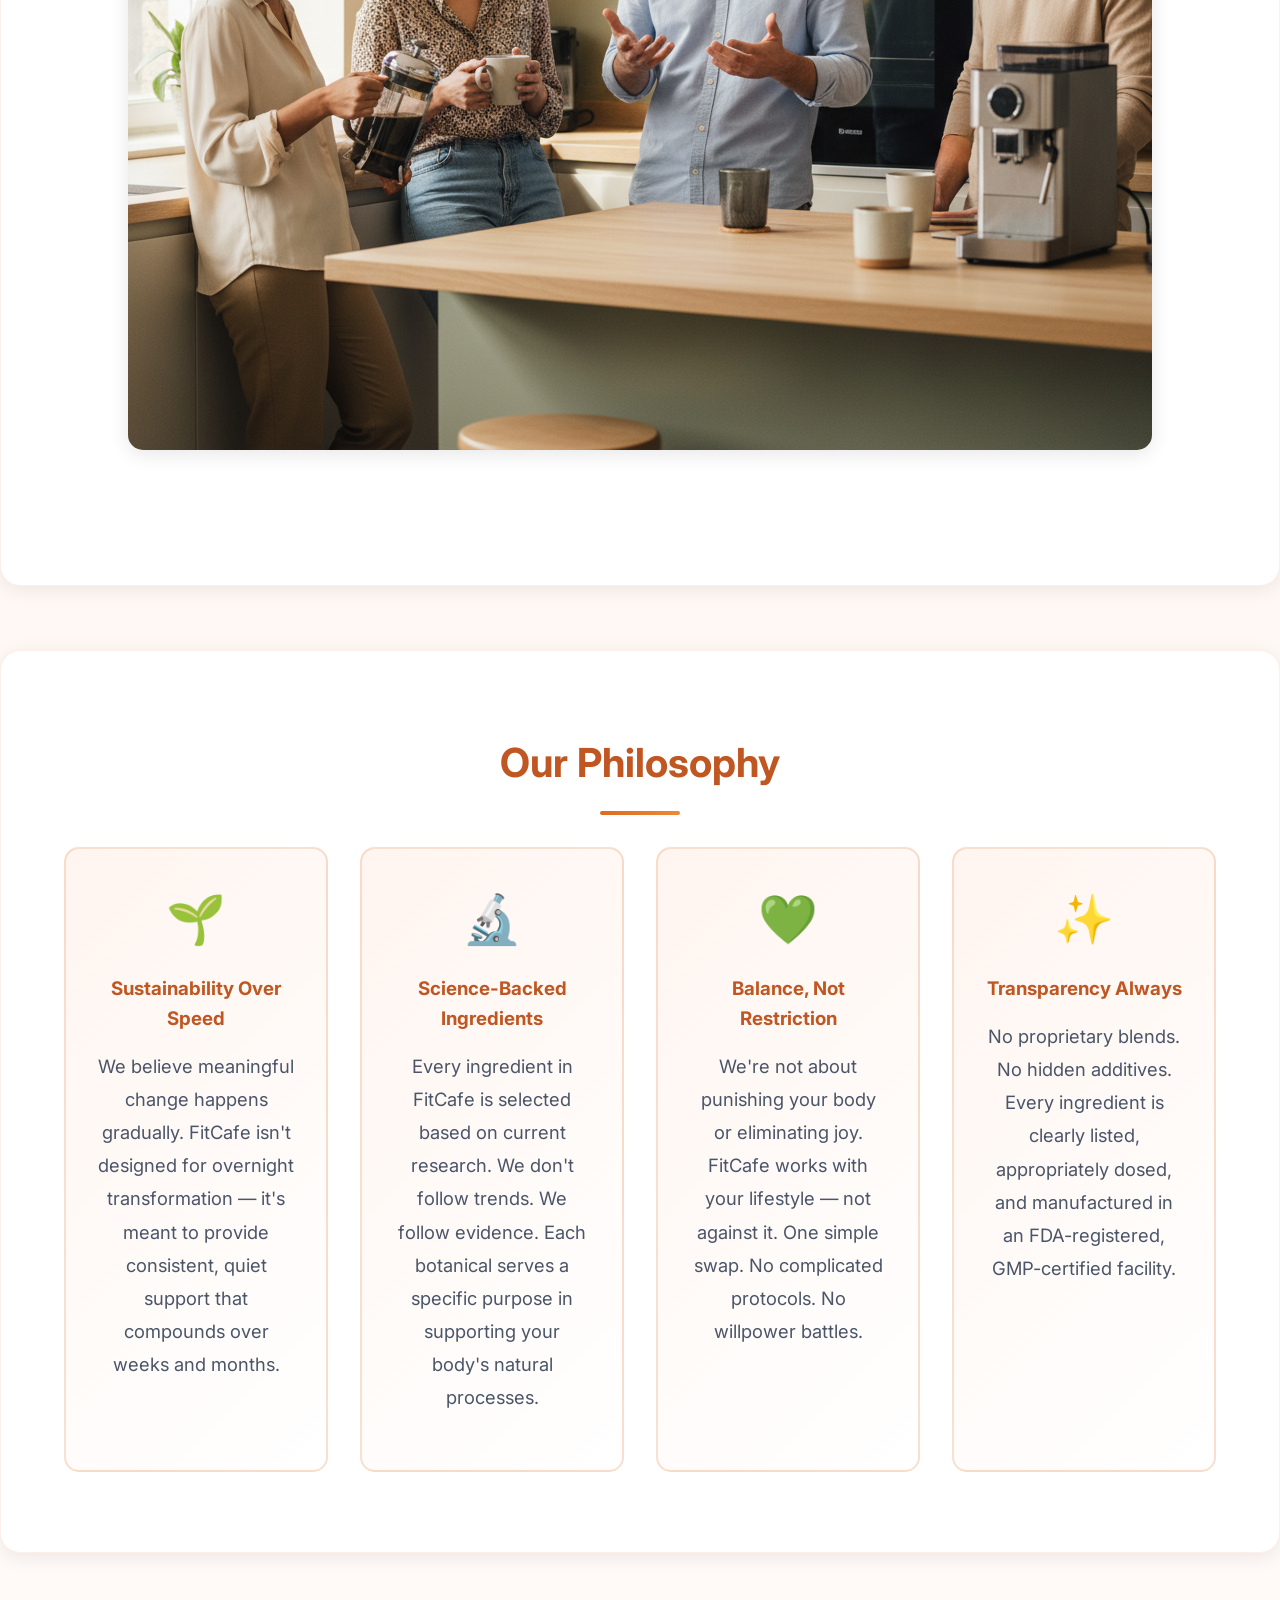
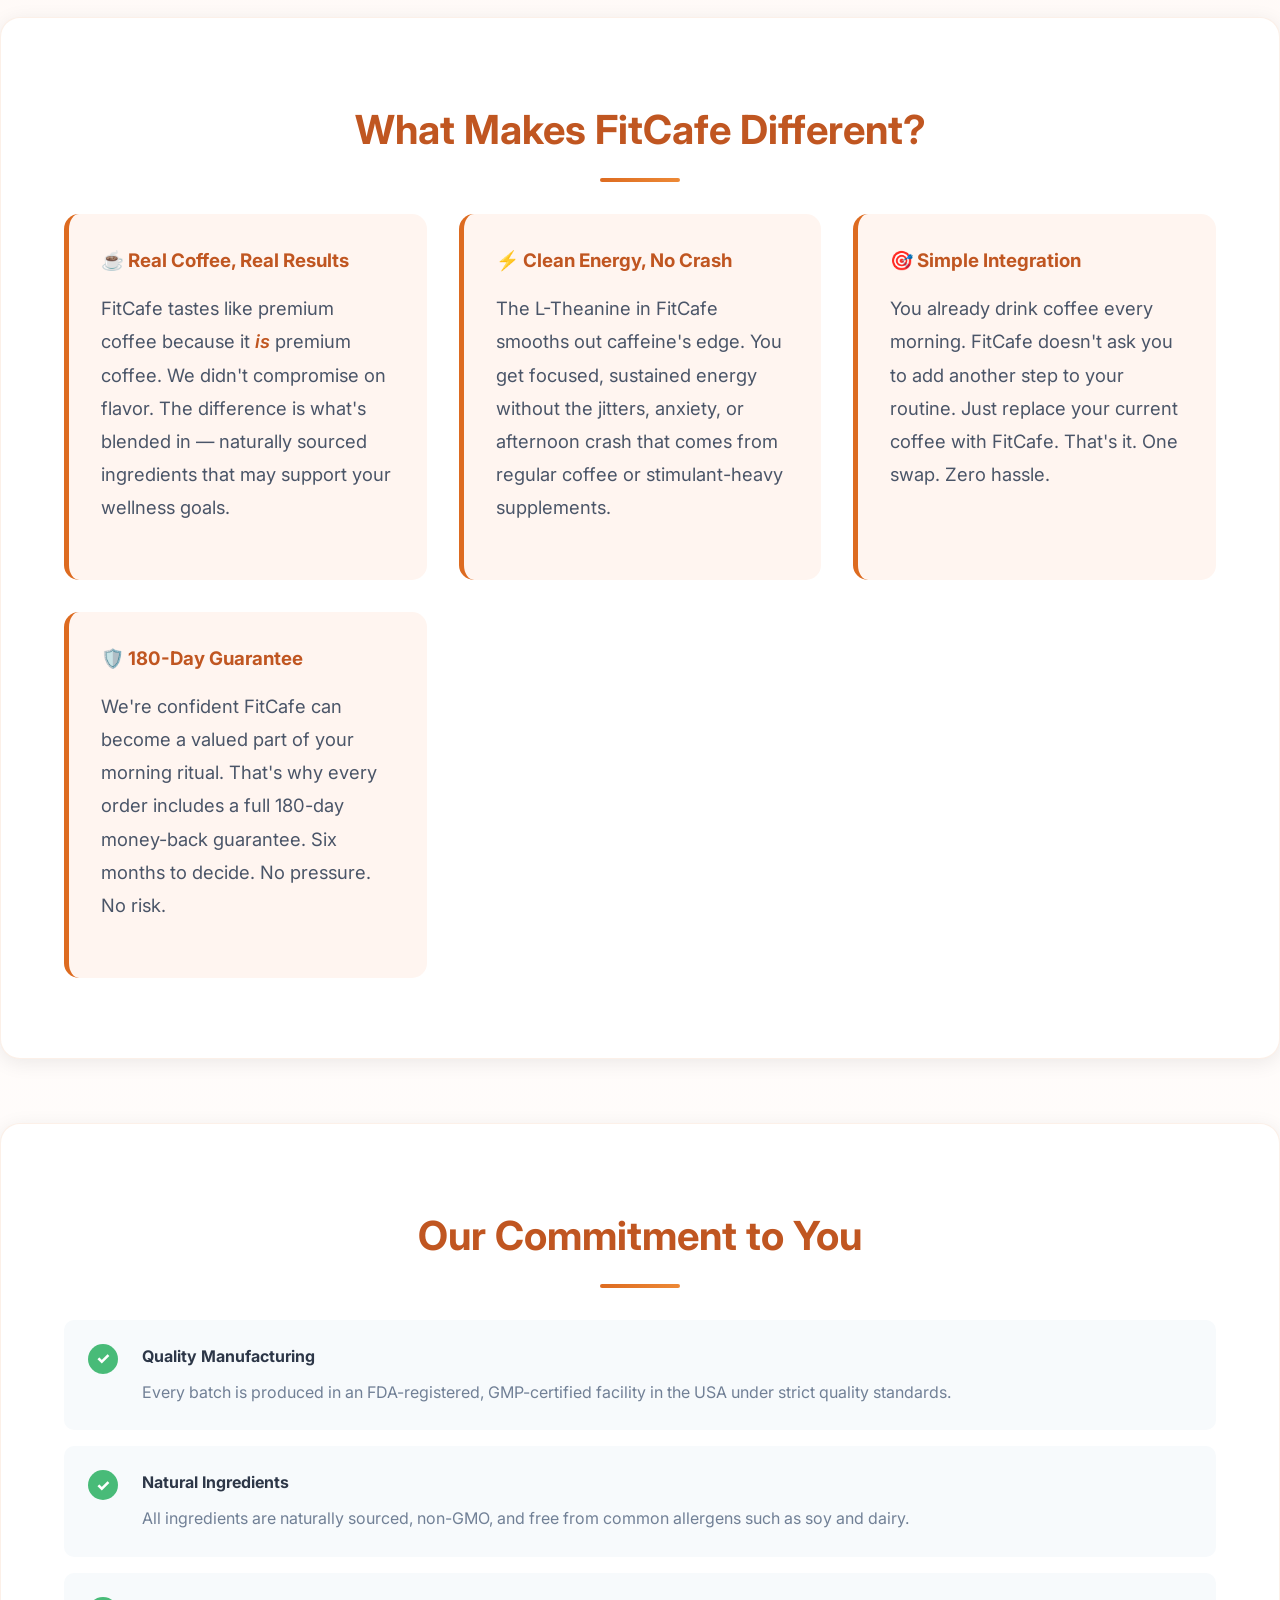
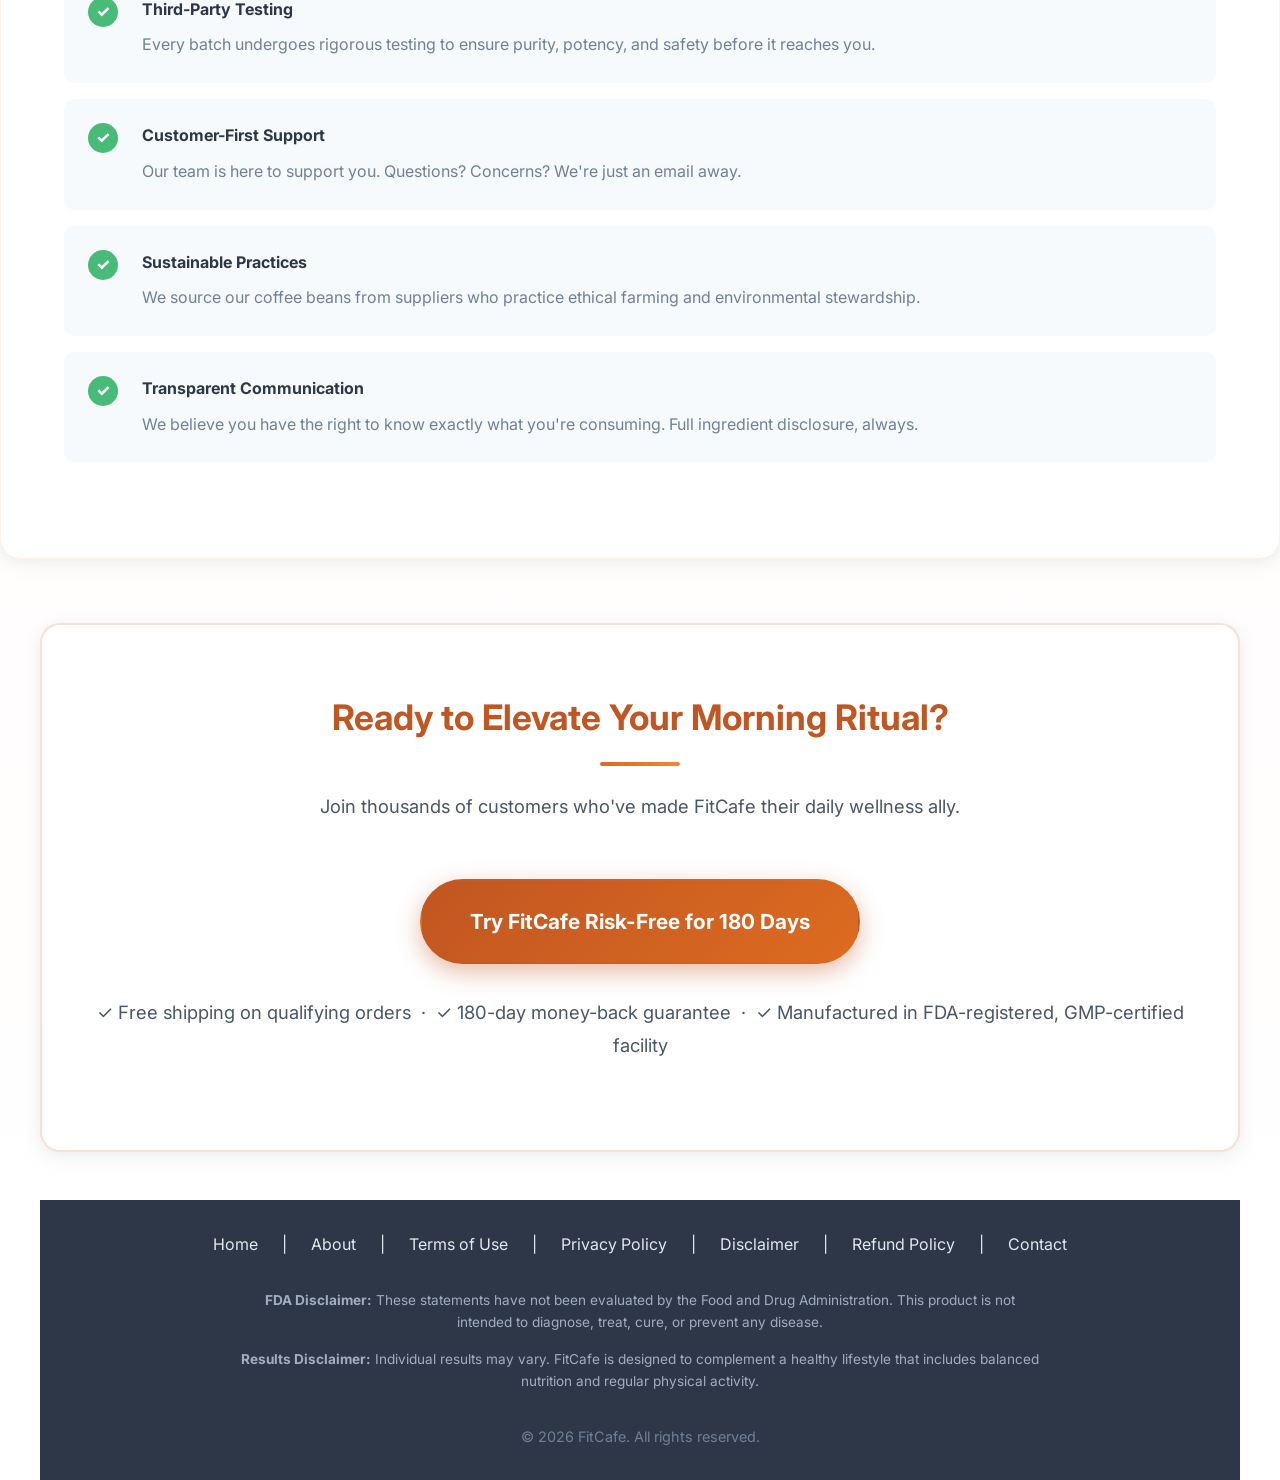
<file: about.html>
<!DOCTYPE html>
<html lang="en">
<head>
    <meta charset="UTF-8">
    <meta name="viewport" content="width=device-width, initial-scale=1.0">
    <meta name="description" content="About FitCafe - A premium wellness coffee blend crafted with naturally sourced ingredients to support metabolism, energy, and balanced appetite.">
    <title>About Us - FitCafe | Your Morning Ritual, Elevated</title>
    <link rel="stylesheet" href="css/style.css">
    <link href="https://fonts.googleapis.com/css2?family=Inter:wght@300;400;500;600;700&family=Merriweather:wght@300;400;700&display=swap" rel="stylesheet">
</head>
<body>
    <!-- Navigation -->
    <nav class="navbar">
        <div class="container nav-container">
            <a href="index.html" class="logo">FitCafe</a>
            <ul class="nav-menu">
                <li><a href="index.html">Home</a></li>
                <li><a href="about.html" class="active">About</a></li>
                <li><a href="#ingredients">Ingredients</a></li>
                <li><a href="#testimonials">Testimonials</a></li>
                <li><a href="#cta">Order Now</a></li>
            </ul>
        </div>
    </nav>

    <!-- Hero Section -->
    <section class="about-hero">
        <div class="container">
            <h1>About FitCafe</h1>
            <p class="hero-subtitle">A Simple Swap That Supports Your Wellness Goals</p>
        </div>
    </section>

    <!-- Our Story -->
    <section class="about-section">
        <div class="container">
            <h2>Our Story</h2>
            <p>FitCafe was born from a simple observation: millions of people start their day with coffee, yet few consider how that morning ritual could actually support their broader wellness goals.</p>
            
            <p>We noticed a gap in the market. On one side, there were aggressive weight loss products filled with harsh stimulants that left people jittery and crashed. On the other, there were regular coffees that simply woke you up — nothing more.</p>
            
            <p>We asked ourselves: <em>What if your morning coffee could do more?</em></p>
            
            <p>Not by shocking your system. Not by forcing extremes. But by thoughtfully blending real coffee with naturally sourced ingredients that research suggests may support metabolism, promote balanced energy, and encourage feelings of fullness between meals.</p>
            
            <div class="story-image">
                <img src="assets/about-story.jpg" alt="FitCafe team preparing coffee" class="about-image">
            </div>
        </div>
    </section>

    <!-- Our Philosophy -->
    <section class="about-section philosophy">
        <div class="container">
            <h2>Our Philosophy</h2>
            <div class="philosophy-grid">
                <div class="philosophy-card">
                    <div class="icon">🌱</div>
                    <h3>Sustainability Over Speed</h3>
                    <p>We believe meaningful change happens gradually. FitCafe isn't designed for overnight transformation — it's meant to provide consistent, quiet support that compounds over weeks and months.</p>
                </div>
                
                <div class="philosophy-card">
                    <div class="icon">🔬</div>
                    <h3>Science-Backed Ingredients</h3>
                    <p>Every ingredient in FitCafe is selected based on current research. We don't follow trends. We follow evidence. Each botanical serves a specific purpose in supporting your body's natural processes.</p>
                </div>
                
                <div class="philosophy-card">
                    <div class="icon">💚</div>
                    <h3>Balance, Not Restriction</h3>
                    <p>We're not about punishing your body or eliminating joy. FitCafe works with your lifestyle — not against it. One simple swap. No complicated protocols. No willpower battles.</p>
                </div>
                
                <div class="philosophy-card">
                    <div class="icon">✨</div>
                    <h3>Transparency Always</h3>
                    <p>No proprietary blends. No hidden additives. Every ingredient is clearly listed, appropriately dosed, and manufactured in an FDA-registered, GMP-certified facility.</p>
                </div>
            </div>
        </div>
    </section>

    <!-- What Makes FitCafe Different -->
    <section class="about-section">
        <div class="container">
            <h2>What Makes FitCafe Different?</h2>
            
            <div class="comparison-grid">
                <div class="comparison-item">
                    <h3>☕ Real Coffee, Real Results</h3>
                    <p>FitCafe tastes like premium coffee because it <em>is</em> premium coffee. We didn't compromise on flavor. The difference is what's blended in — naturally sourced ingredients that may support your wellness goals.</p>
                </div>
                
                <div class="comparison-item">
                    <h3>⚡ Clean Energy, No Crash</h3>
                    <p>The L-Theanine in FitCafe smooths out caffeine's edge. You get focused, sustained energy without the jitters, anxiety, or afternoon crash that comes from regular coffee or stimulant-heavy supplements.</p>
                </div>
                
                <div class="comparison-item">
                    <h3>🎯 Simple Integration</h3>
                    <p>You already drink coffee every morning. FitCafe doesn't ask you to add another step to your routine. Just replace your current coffee with FitCafe. That's it. One swap. Zero hassle.</p>
                </div>
                
                <div class="comparison-item">
                    <h3>🛡️ 180-Day Guarantee</h3>
                    <p>We're confident FitCafe can become a valued part of your morning ritual. That's why every order includes a full 180-day money-back guarantee. Six months to decide. No pressure. No risk.</p>
                </div>
            </div>
        </div>
    </section>

    <!-- Our Commitment -->
    <section class="about-section commitment">
        <div class="container">
            <h2>Our Commitment to You</h2>
            
            <div class="commitment-list">
                <div class="commitment-item">
                    <div class="checkmark">✓</div>
                    <div>
                        <h4>Quality Manufacturing</h4>
                        <p>Every batch is produced in an FDA-registered, GMP-certified facility in the USA under strict quality standards.</p>
                    </div>
                </div>
                
                <div class="commitment-item">
                    <div class="checkmark">✓</div>
                    <div>
                        <h4>Natural Ingredients</h4>
                        <p>All ingredients are naturally sourced, non-GMO, and free from common allergens such as soy and dairy.</p>
                    </div>
                </div>
                
                <div class="commitment-item">
                    <div class="checkmark">✓</div>
                    <div>
                        <h4>Third-Party Testing</h4>
                        <p>Every batch undergoes rigorous testing to ensure purity, potency, and safety before it reaches you.</p>
                    </div>
                </div>
                
                <div class="commitment-item">
                    <div class="checkmark">✓</div>
                    <div>
                        <h4>Customer-First Support</h4>
                        <p>Our team is here to support you. Questions? Concerns? We're just an email away.</p>
                    </div>
                </div>
                
                <div class="commitment-item">
                    <div class="checkmark">✓</div>
                    <div>
                        <h4>Sustainable Practices</h4>
                        <p>We source our coffee beans from suppliers who practice ethical farming and environmental stewardship.</p>
                    </div>
                </div>
                
                <div class="commitment-item">
                    <div class="checkmark">✓</div>
                    <div>
                        <h4>Transparent Communication</h4>
                        <p>We believe you have the right to know exactly what you're consuming. Full ingredient disclosure, always.</p>
                    </div>
                </div>
            </div>
        </div>
    </section>

    <!-- CTA Section -->
    <section id="cta" class="container">
        <h2>Ready to Elevate Your Morning Ritual?</h2>
        <p>Join thousands of customers who've made FitCafe their daily wellness ally.</p>
        
        <a href="https://www.premierdiscountlink.com/DGX1CG8/HHCXRHX/?__efq=EQ3d6z0C10O0HCGfHymXEoSPQg_jEa9npbMTRTF8RgM" class="cta-button">Try FitCafe Risk-Free for 180 Days</a>
        
        <p class="cta-subtext">✓ Free shipping on qualifying orders &nbsp;&middot;&nbsp; ✓ 180-day money-back guarantee &nbsp;&middot;&nbsp; ✓ Manufactured in FDA-registered, GMP-certified facility</p>
    </section>

    <!-- Footer -->
    <footer class="container">
        <div class="footer-links">
            <a href="index.html">Home</a> &nbsp;|&nbsp; 
            <a href="about.html">About</a> &nbsp;|&nbsp; 
            <a href="terms.html">Terms of Use</a> &nbsp;|&nbsp; 
            <a href="privacy.html">Privacy Policy</a> &nbsp;|&nbsp; 
            <a href="disclaimer.html">Disclaimer</a> &nbsp;|&nbsp; 
            <a href="refund.html">Refund Policy</a> &nbsp;|&nbsp; 
            <a href="contact.html">Contact</a>
        </div>
        <p class="footer-disclaimer"><strong>FDA Disclaimer:</strong> These statements have not been evaluated by the Food and Drug Administration. This product is not intended to diagnose, treat, cure, or prevent any disease.</p>
        <p class="footer-disclaimer"><strong>Results Disclaimer:</strong> Individual results may vary. FitCafe is designed to complement a healthy lifestyle that includes balanced nutrition and regular physical activity.</p>
        <p class="footer-copyright">&copy; 2026 FitCafe. All rights reserved.</p>
    </footer>

    <style>
        /* About Page Specific Styles */
        .navbar {
            background: white;
            box-shadow: 0 2px 10px rgba(0,0,0,0.1);
            position: sticky;
            top: 0;
            z-index: 100;
        }
        
        .nav-container {
            display: flex;
            justify-content: space-between;
            align-items: center;
            padding: 1rem 2rem;
        }
        
        .logo {
            font-size: 1.8rem;
            font-weight: 800;
            color: #C05621;
            text-decoration: none;
        }
        
        .nav-menu {
            list-style: none;
            display: flex;
            gap: 2rem;
        }
        
        .nav-menu a {
            text-decoration: none;
            color: #4A5568;
            font-weight: 600;
            transition: color 0.3s ease;
        }
        
        .nav-menu a:hover,
        .nav-menu a.active {
            color: #C05621;
        }
        
        .about-hero {
            background: linear-gradient(135deg, #C05621 0%, #DD6B20 50%, #ED8936 100%);
            color: white;
            text-align: center;
            padding: 5rem 2rem;
        }
        
        .about-hero h1 {
            font-size: 3.5rem;
            font-weight: 800;
            margin-bottom: 1rem;
        }
        
        .hero-subtitle {
            font-size: 1.5rem;
            opacity: 0.95;
        }
        
        .about-section {
            background: white;
            padding: 4rem 2rem;
            margin: 2rem auto;
            border-radius: 20px;
            box-shadow: 0 4px 20px rgba(0,0,0,0.08);
        }
        
        .about-section h2 {
            font-size: 2.5rem;
            color: #C05621;
            text-align: center;
            margin-bottom: 2rem;
            position: relative;
        }
        
        .about-section h2::after {
            content: '';
            display: block;
            width: 80px;
            height: 4px;
            background: linear-gradient(90deg, #DD6B20, #ED8936);
            margin: 1rem auto 0;
            border-radius: 2px;
        }
        
        .about-section p {
            font-size: 1.15rem;
            color: #4A5568;
            line-height: 1.8;
            margin-bottom: 1.5rem;
        }
        
        .story-image {
            text-align: center;
            margin: 3rem 0;
        }
        
        .about-image {
            max-width: 100%;
            height: auto;
            border-radius: 15px;
            box-shadow: 0 4px 20px rgba(0,0,0,0.1);
        }
        
        .philosophy-grid {
            display: grid;
            grid-template-columns: repeat(auto-fit, minmax(250px, 1fr));
            gap: 2rem;
            margin-top: 2rem;
        }
        
        .philosophy-card {
            background: linear-gradient(135deg, #FFF5F0 0%, #FFFFFF 100%);
            padding: 2rem;
            border-radius: 15px;
            text-align: center;
            border: 2px solid rgba(221, 107, 32, 0.2);
            transition: transform 0.3s ease;
        }
        
        .philosophy-card:hover {
            transform: translateY(-5px);
        }
        
        .icon {
            font-size: 3rem;
            margin-bottom: 1rem;
        }
        
        .philosophy-card h3 {
            color: #C05621;
            margin-bottom: 1rem;
        }
        
        .comparison-grid {
            display: grid;
            grid-template-columns: repeat(auto-fit, minmax(280px, 1fr));
            gap: 2rem;
            margin-top: 2rem;
        }
        
        .comparison-item {
            background: #FFF5F0;
            padding: 2rem;
            border-radius: 15px;
            border-left: 5px solid #DD6B20;
        }
        
        .comparison-item h3 {
            color: #C05621;
            margin-bottom: 1rem;
        }
        
        .commitment-list {
            margin-top: 2rem;
        }
        
        .commitment-item {
            display: flex;
            gap: 1.5rem;
            padding: 1.5rem;
            background: #F7FAFC;
            border-radius: 10px;
            margin-bottom: 1rem;
            align-items: flex-start;
        }
        
        .checkmark {
            background: #48BB78;
            color: white;
            width: 30px;
            height: 30px;
            border-radius: 50%;
            display: flex;
            align-items: center;
            justify-content: center;
            font-weight: 800;
            flex-shrink: 0;
        }
        
        .commitment-item h4 {
            color: #2D3748;
            margin-bottom: 0.5rem;
        }
        
        .commitment-item p {
            color: #718096;
            font-size: 1rem;
            margin: 0;
        }
        
        @media (max-width: 768px) {
            .about-hero h1 {
                font-size: 2.5rem;
            }
            
            .nav-menu {
                gap: 1rem;
                font-size: 0.9rem;
            }
            
            .philosophy-grid,
            .comparison-grid {
                grid-template-columns: 1fr;
            }
        }
    </style>
</body>
</html>
</file>
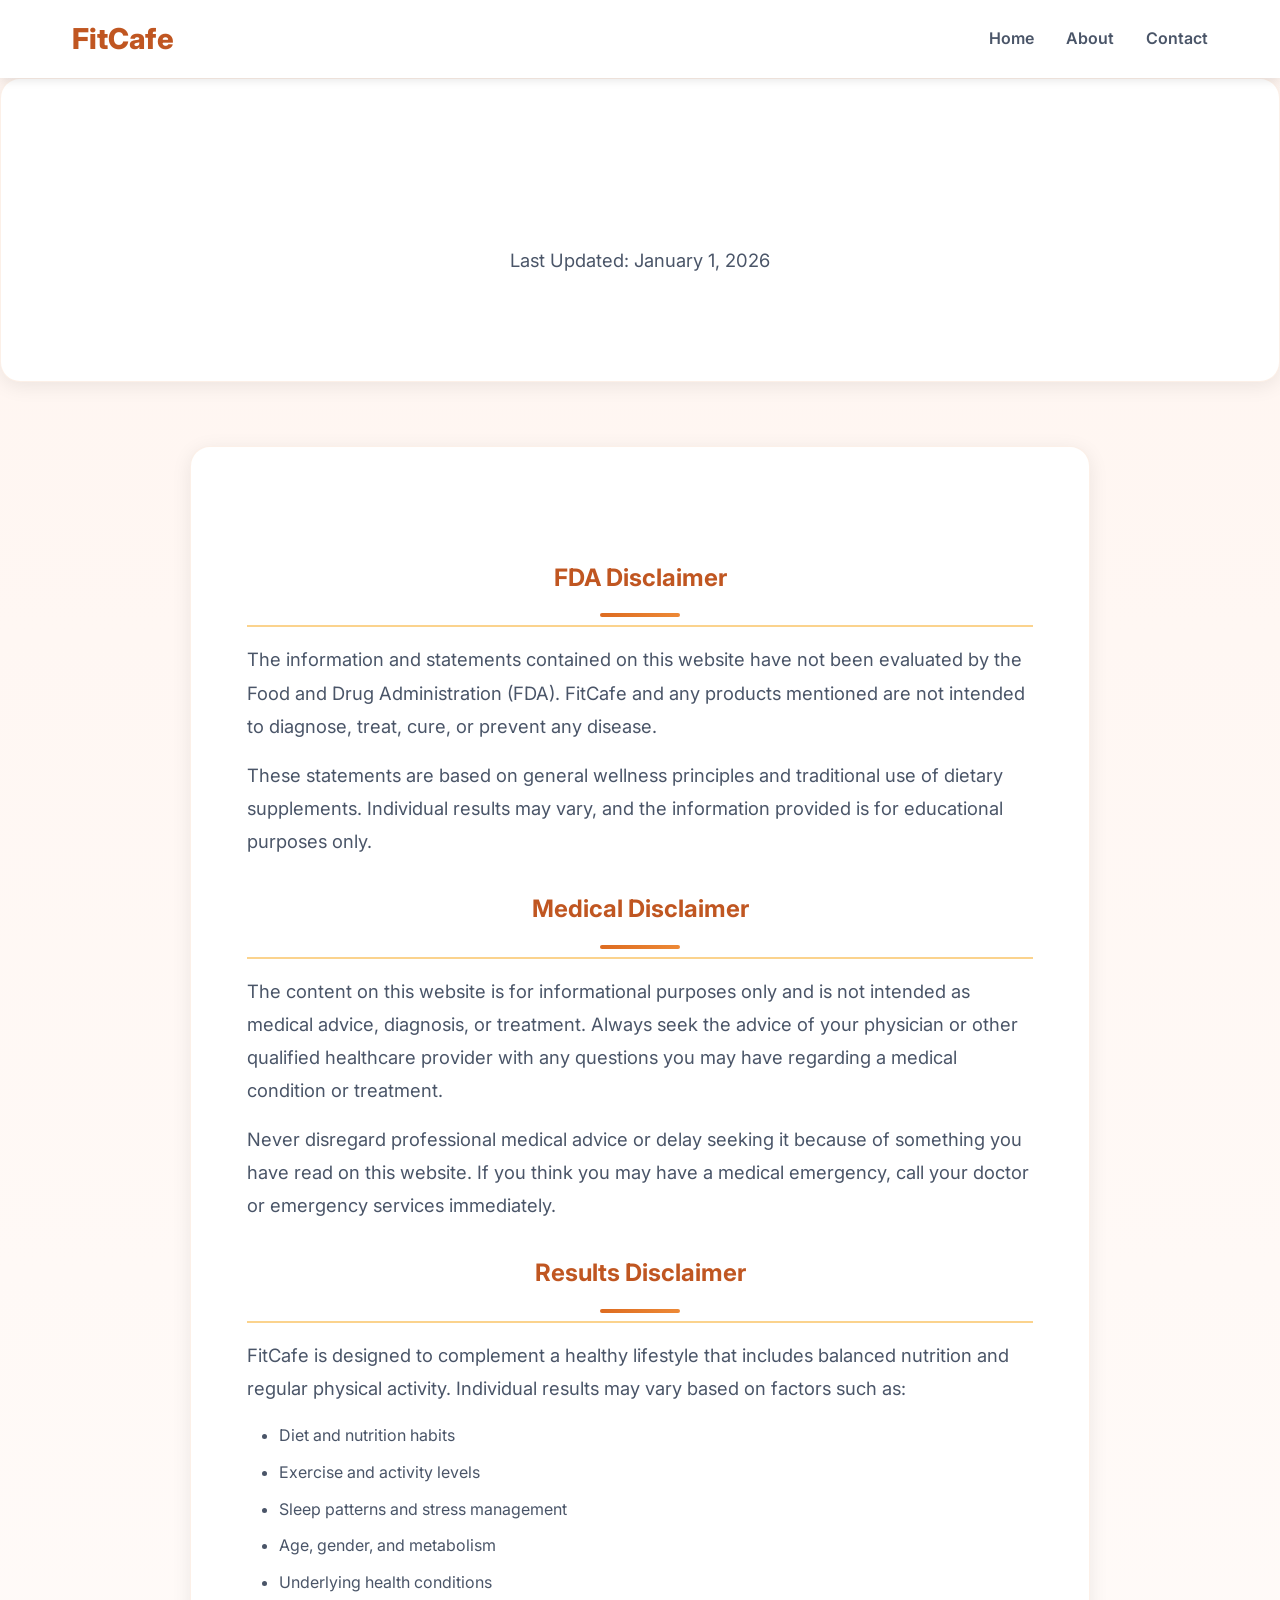
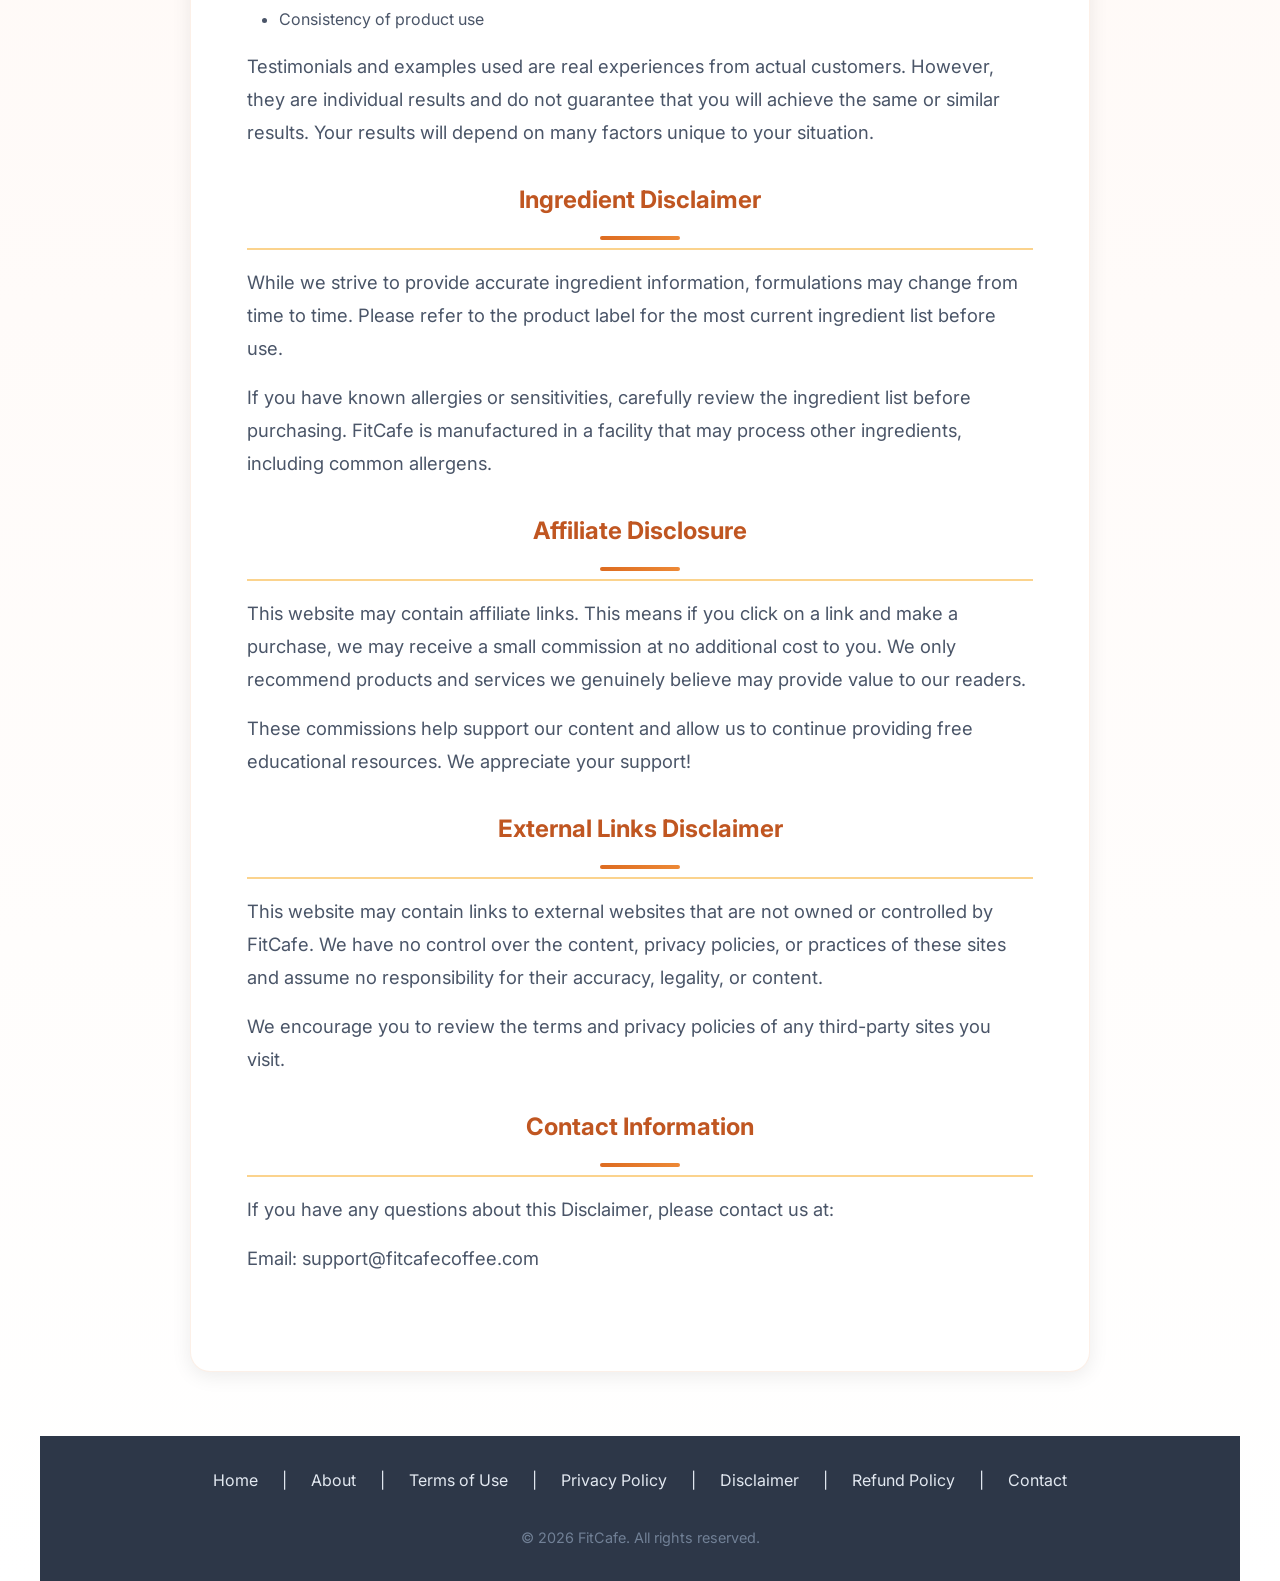
<file: disclaimer.html>
<!DOCTYPE html>
<html lang="en">
<head>
    <meta charset="UTF-8">
    <meta name="viewport" content="width=device-width, initial-scale=1.0">
    <title>Disclaimer - FitCafe</title>
    <link rel="stylesheet" href="css/style.css">
    <link href="https://fonts.googleapis.com/css2?family=Inter:wght@300;400;500;600;700&display=swap" rel="stylesheet">
</head>
<body>
    <nav class="navbar">
        <div class="container nav-container">
            <a href="index.html" class="logo">FitCafe</a>
            <ul class="nav-menu">
                <li><a href="index.html">Home</a></li>
                <li><a href="about.html">About</a></li>
                <li><a href="#contact">Contact</a></li>
            </ul>
        </div>
    </nav>

    <section class="policy-hero">
        <div class="container">
            <h1>Disclaimer</h1>
            <p>Last Updated: January 1, 2026</p>
        </div>
    </section>

    <section class="policy-content">
        <div class="container">
            <h2>FDA Disclaimer</h2>
            <p>The information and statements contained on this website have not been evaluated by the Food and Drug Administration (FDA). FitCafe and any products mentioned are not intended to diagnose, treat, cure, or prevent any disease.</p>
            
            <p>These statements are based on general wellness principles and traditional use of dietary supplements. Individual results may vary, and the information provided is for educational purposes only.</p>

            <h2>Medical Disclaimer</h2>
            <p>The content on this website is for informational purposes only and is not intended as medical advice, diagnosis, or treatment. Always seek the advice of your physician or other qualified healthcare provider with any questions you may have regarding a medical condition or treatment.</p>
            
            <p>Never disregard professional medical advice or delay seeking it because of something you have read on this website. If you think you may have a medical emergency, call your doctor or emergency services immediately.</p>

            <h2>Results Disclaimer</h2>
            <p>FitCafe is designed to complement a healthy lifestyle that includes balanced nutrition and regular physical activity. Individual results may vary based on factors such as:</p>
            <ul>
                <li>Diet and nutrition habits</li>
                <li>Exercise and activity levels</li>
                <li>Sleep patterns and stress management</li>
                <li>Age, gender, and metabolism</li>
                <li>Underlying health conditions</li>
                <li>Consistency of product use</li>
            </ul>
            
            <p>Testimonials and examples used are real experiences from actual customers. However, they are individual results and do not guarantee that you will achieve the same or similar results. Your results will depend on many factors unique to your situation.</p>

            <h2>Ingredient Disclaimer</h2>
            <p>While we strive to provide accurate ingredient information, formulations may change from time to time. Please refer to the product label for the most current ingredient list before use.</p>
            
            <p>If you have known allergies or sensitivities, carefully review the ingredient list before purchasing. FitCafe is manufactured in a facility that may process other ingredients, including common allergens.</p>

            <h2>Affiliate Disclosure</h2>
            <p>This website may contain affiliate links. This means if you click on a link and make a purchase, we may receive a small commission at no additional cost to you. We only recommend products and services we genuinely believe may provide value to our readers.</p>
            
            <p>These commissions help support our content and allow us to continue providing free educational resources. We appreciate your support!</p>

            <h2>External Links Disclaimer</h2>
            <p>This website may contain links to external websites that are not owned or controlled by FitCafe. We have no control over the content, privacy policies, or practices of these sites and assume no responsibility for their accuracy, legality, or content.</p>
            
            <p>We encourage you to review the terms and privacy policies of any third-party sites you visit.</p>

            <h2>Contact Information</h2>
            <p>If you have any questions about this Disclaimer, please contact us at:</p>
            <p>Email: support@fitcafecoffee.com</p>
        </div>
    </section>

    <footer class="container">
        <div class="footer-links">
            <a href="index.html">Home</a> &nbsp;|&nbsp; 
            <a href="about.html">About</a> &nbsp;|&nbsp; 
            <a href="terms.html">Terms of Use</a> &nbsp;|&nbsp; 
            <a href="privacy.html">Privacy Policy</a> &nbsp;|&nbsp; 
            <a href="disclaimer.html">Disclaimer</a> &nbsp;|&nbsp; 
            <a href="refund.html">Refund Policy</a> &nbsp;|&nbsp; 
            <a href="contact.html">Contact</a>
        </div>
        <p class="footer-copyright">&copy; 2026 FitCafe. All rights reserved.</p>
    </footer>

    <style>
        .navbar {
            background: white;
            box-shadow: 0 2px 10px rgba(0,0,0,0.1);
        }
        
        .nav-container {
            display: flex;
            justify-content: space-between;
            align-items: center;
            padding: 1rem 2rem;
        }
        
        .logo {
            font-size: 1.8rem;
            font-weight: 800;
            color: #C05621;
            text-decoration: none;
        }
        
        .nav-menu {
            list-style: none;
            display: flex;
            gap: 2rem;
        }
        
        .nav-menu a {
            text-decoration: none;
            color: #4A5568;
            font-weight: 600;
        }
        
        .nav-menu a:hover {
            color: #C05621;
        }
        
        .policy-hero {
            background: linear-gradient(135deg, #C05621 0%, #DD6B20 100%);
            color: white;
            text-align: center;
            padding: 4rem 2rem;
        }
        
        .policy-hero h1 {
            font-size: 3rem;
            margin-bottom: 0.5rem;
        }
        
        .policy-content {
            background: white;
            padding: 3rem 2rem;
            margin: 2rem auto;
            border-radius: 20px;
            box-shadow: 0 4px 20px rgba(0,0,0,0.08);
            max-width: 900px;
        }
        
        .policy-content h2 {
            color: #C05621;
            font-size: 1.5rem;
            margin-top: 2rem;
            margin-bottom: 1rem;
            padding-bottom: 0.5rem;
            border-bottom: 2px solid #FBD38D;
        }
        
        .policy-content p {
            color: #4A5568;
            line-height: 1.8;
            margin-bottom: 1rem;
        }
        
        .policy-content ul {
            margin-left: 2rem;
            margin-bottom: 1rem;
        }
        
        .policy-content li {
            color: #4A5568;
            line-height: 1.8;
            margin-bottom: 0.5rem;
        }
    </style>
</body>
</html>
</file>
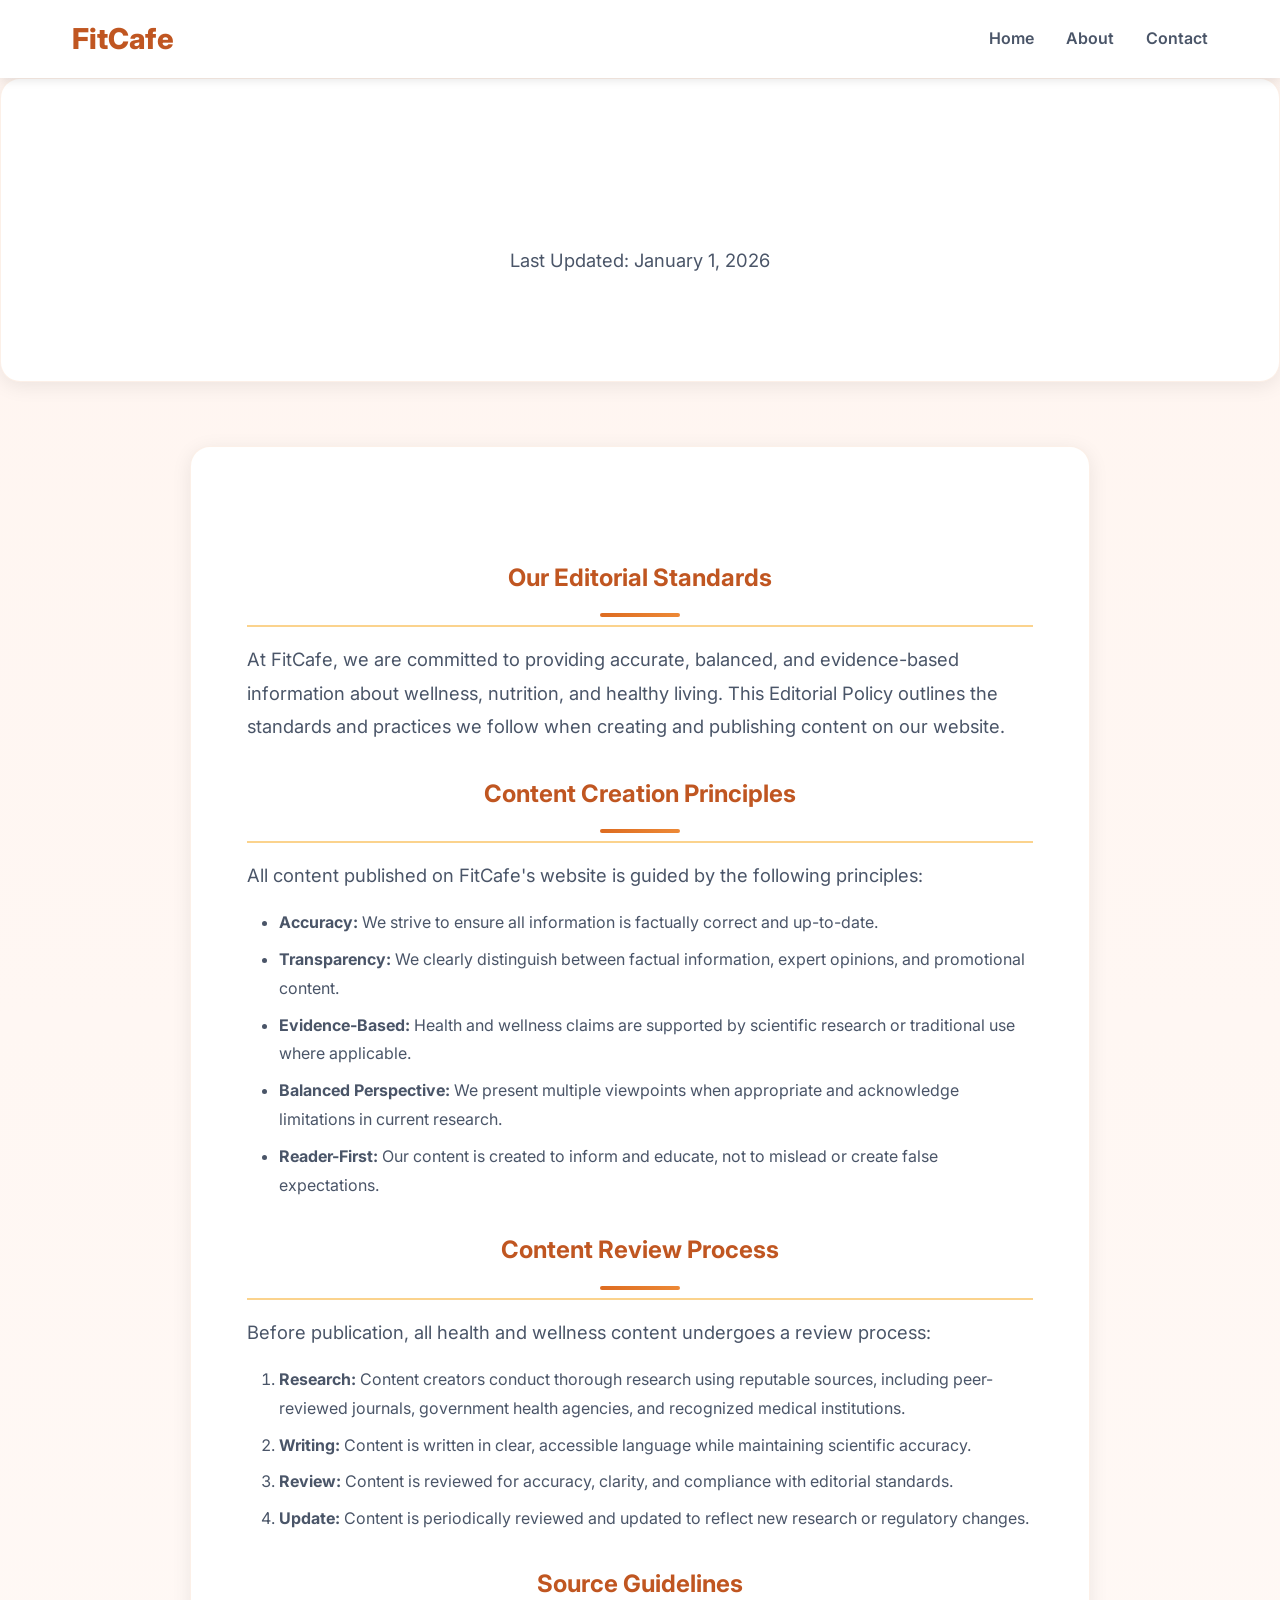
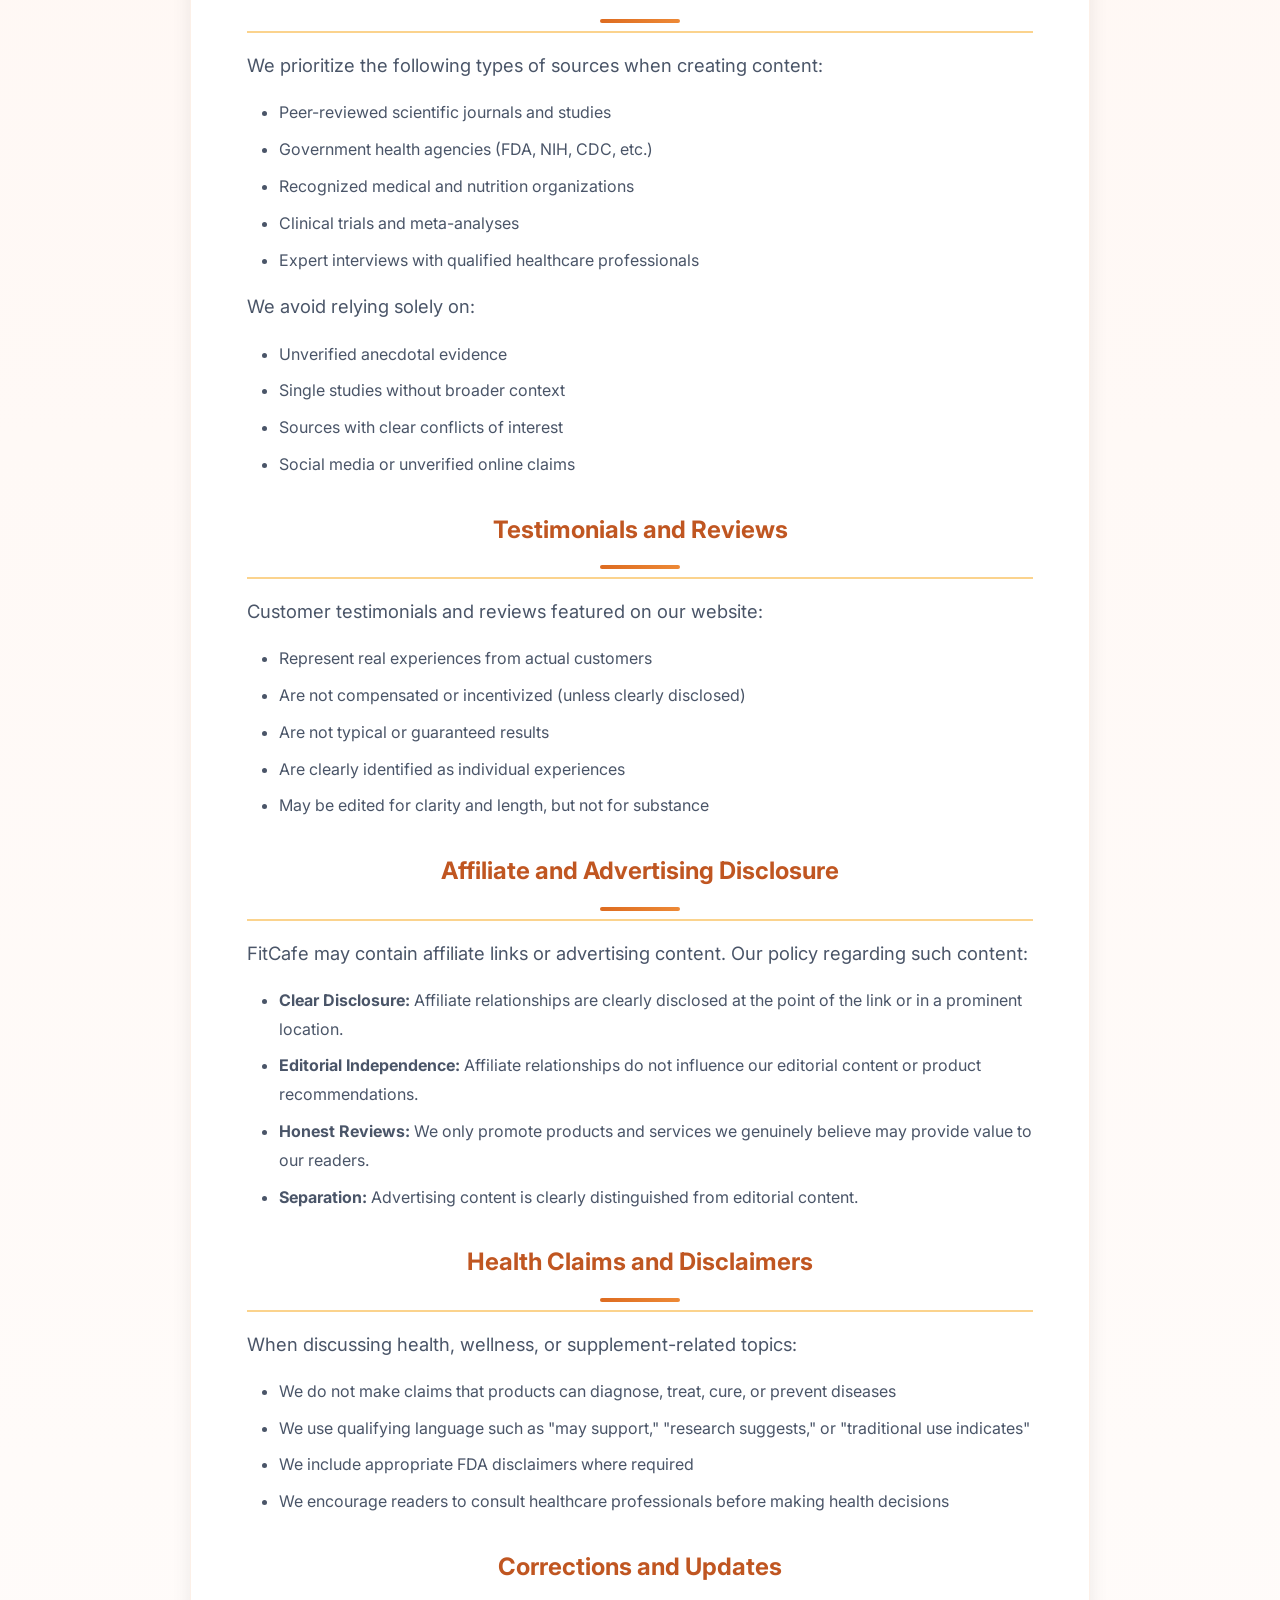
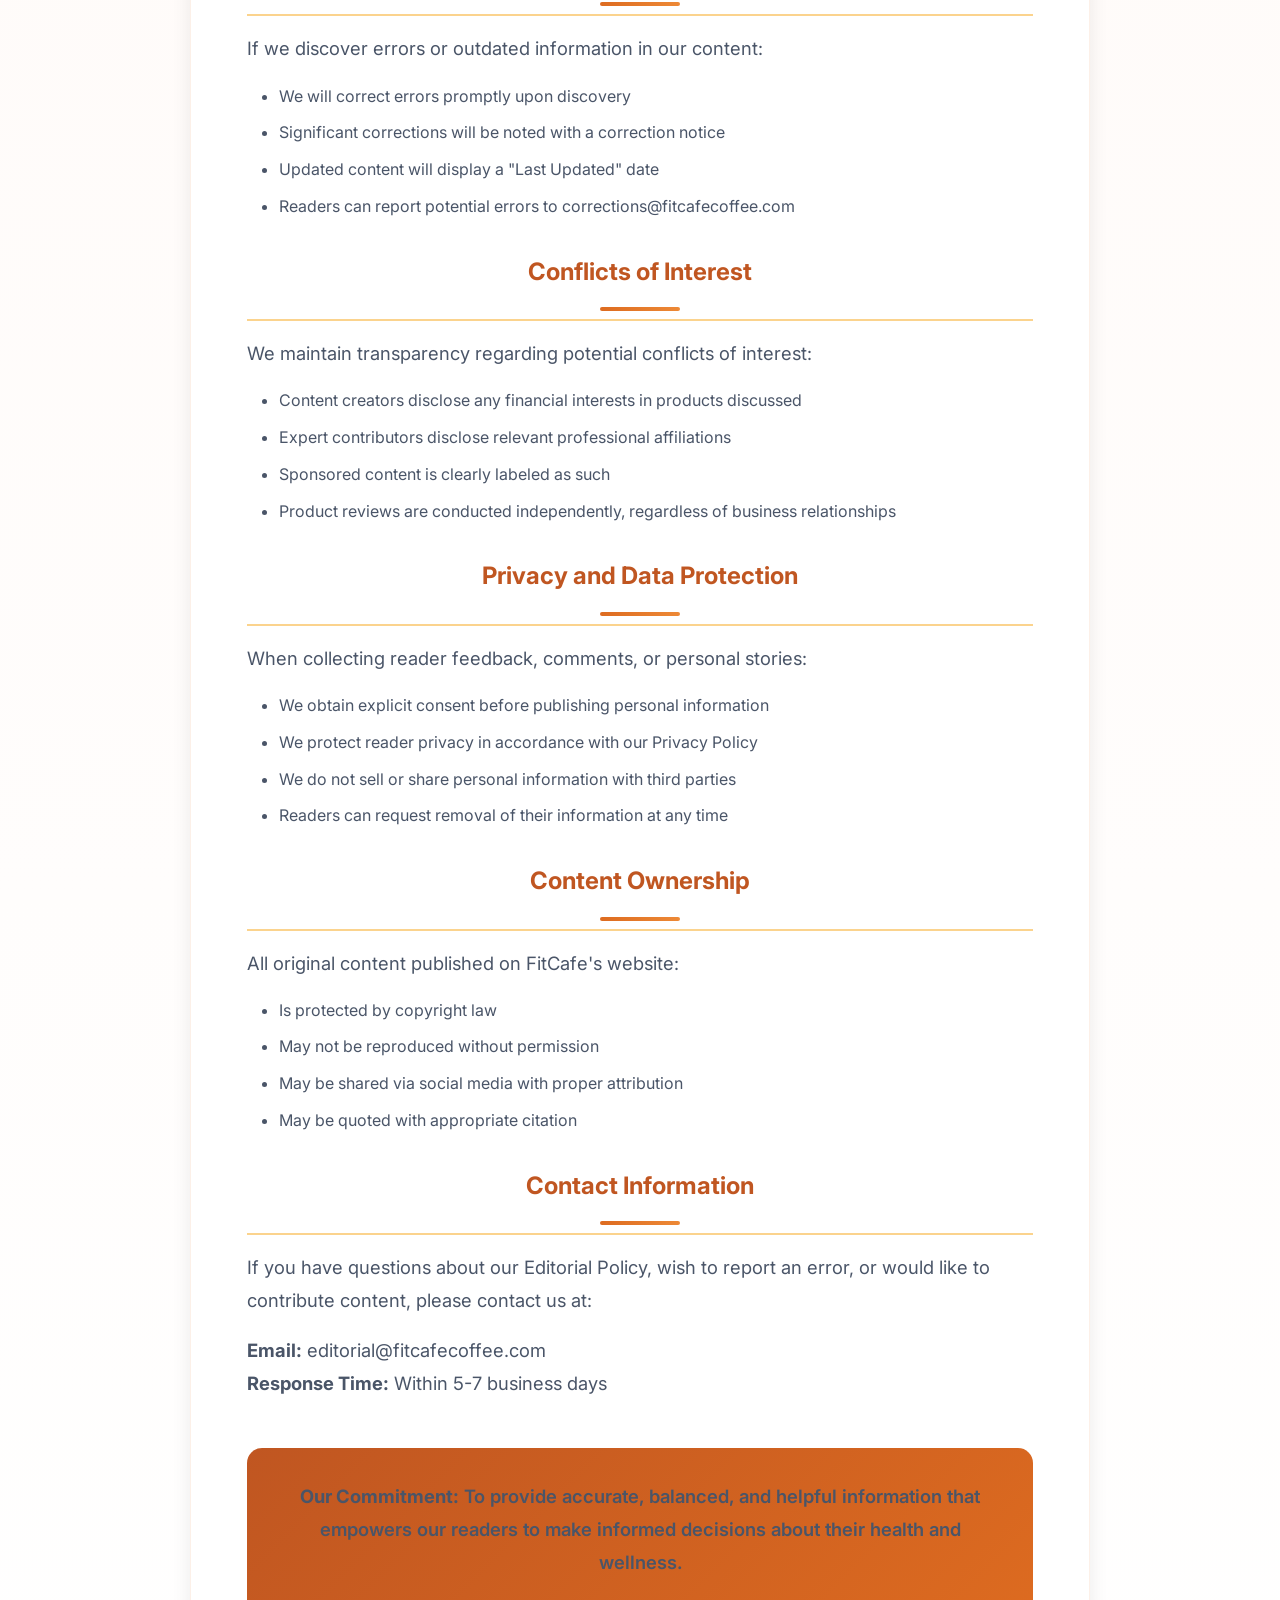
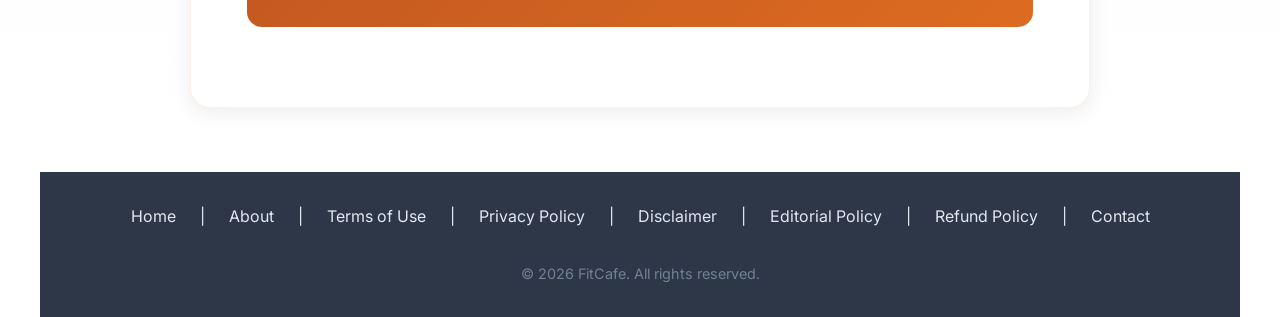
<file: editorial.html>
<!DOCTYPE html>
<html lang="en">
<head>
    <meta charset="UTF-8">
    <meta name="viewport" content="width=device-width, initial-scale=1.0">
    <title>Editorial Policy - FitCafe</title>
    <link rel="stylesheet" href="css/style.css">
    <link href="https://fonts.googleapis.com/css2?family=Inter:wght@300;400;500;600;700&display=swap" rel="stylesheet">
</head>
<body>
    <nav class="navbar">
        <div class="container nav-container">
            <a href="index.html" class="logo">FitCafe</a>
            <ul class="nav-menu">
                <li><a href="index.html">Home</a></li>
                <li><a href="about.html">About</a></li>
                <li><a href="#contact">Contact</a></li>
            </ul>
        </div>
    </nav>

    <section class="policy-hero">
        <div class="container">
            <h1>Editorial Policy</h1>
            <p>Last Updated: January 1, 2026</p>
        </div>
    </section>

    <section class="policy-content">
        <div class="container">
            <h2>Our Editorial Standards</h2>
            <p>At FitCafe, we are committed to providing accurate, balanced, and evidence-based information about wellness, nutrition, and healthy living. This Editorial Policy outlines the standards and practices we follow when creating and publishing content on our website.</p>

            <h2>Content Creation Principles</h2>
            <p>All content published on FitCafe's website is guided by the following principles:</p>
            <ul>
                <li><strong>Accuracy:</strong> We strive to ensure all information is factually correct and up-to-date.</li>
                <li><strong>Transparency:</strong> We clearly distinguish between factual information, expert opinions, and promotional content.</li>
                <li><strong>Evidence-Based:</strong> Health and wellness claims are supported by scientific research or traditional use where applicable.</li>
                <li><strong>Balanced Perspective:</strong> We present multiple viewpoints when appropriate and acknowledge limitations in current research.</li>
                <li><strong>Reader-First:</strong> Our content is created to inform and educate, not to mislead or create false expectations.</li>
            </ul>

            <h2>Content Review Process</h2>
            <p>Before publication, all health and wellness content undergoes a review process:</p>
            <ol>
                <li><strong>Research:</strong> Content creators conduct thorough research using reputable sources, including peer-reviewed journals, government health agencies, and recognized medical institutions.</li>
                <li><strong>Writing:</strong> Content is written in clear, accessible language while maintaining scientific accuracy.</li>
                <li><strong>Review:</strong> Content is reviewed for accuracy, clarity, and compliance with editorial standards.</li>
                <li><strong>Update:</strong> Content is periodically reviewed and updated to reflect new research or regulatory changes.</li>
            </ol>

            <h2>Source Guidelines</h2>
            <p>We prioritize the following types of sources when creating content:</p>
            <ul>
                <li>Peer-reviewed scientific journals and studies</li>
                <li>Government health agencies (FDA, NIH, CDC, etc.)</li>
                <li>Recognized medical and nutrition organizations</li>
                <li>Clinical trials and meta-analyses</li>
                <li>Expert interviews with qualified healthcare professionals</li>
            </ul>
            
            <p>We avoid relying solely on:</p>
            <ul>
                <li>Unverified anecdotal evidence</li>
                <li>Single studies without broader context</li>
                <li>Sources with clear conflicts of interest</li>
                <li>Social media or unverified online claims</li>
            </ul>

            <h2>Testimonials and Reviews</h2>
            <p>Customer testimonials and reviews featured on our website:</p>
            <ul>
                <li>Represent real experiences from actual customers</li>
                <li>Are not compensated or incentivized (unless clearly disclosed)</li>
                <li>Are not typical or guaranteed results</li>
                <li>Are clearly identified as individual experiences</li>
                <li>May be edited for clarity and length, but not for substance</li>
            </ul>

            <h2>Affiliate and Advertising Disclosure</h2>
            <p>FitCafe may contain affiliate links or advertising content. Our policy regarding such content:</p>
            <ul>
                <li><strong>Clear Disclosure:</strong> Affiliate relationships are clearly disclosed at the point of the link or in a prominent location.</li>
                <li><strong>Editorial Independence:</strong> Affiliate relationships do not influence our editorial content or product recommendations.</li>
                <li><strong>Honest Reviews:</strong> We only promote products and services we genuinely believe may provide value to our readers.</li>
                <li><strong>Separation:</strong> Advertising content is clearly distinguished from editorial content.</li>
            </ul>

            <h2>Health Claims and Disclaimers</h2>
            <p>When discussing health, wellness, or supplement-related topics:</p>
            <ul>
                <li>We do not make claims that products can diagnose, treat, cure, or prevent diseases</li>
                <li>We use qualifying language such as "may support," "research suggests," or "traditional use indicates"</li>
                <li>We include appropriate FDA disclaimers where required</li>
                <li>We encourage readers to consult healthcare professionals before making health decisions</li>
            </ul>

            <h2>Corrections and Updates</h2>
            <p>If we discover errors or outdated information in our content:</p>
            <ul>
                <li>We will correct errors promptly upon discovery</li>
                <li>Significant corrections will be noted with a correction notice</li>
                <li>Updated content will display a "Last Updated" date</li>
                <li>Readers can report potential errors to corrections@fitcafecoffee.com</li>
            </ul>

            <h2>Conflicts of Interest</h2>
            <p>We maintain transparency regarding potential conflicts of interest:</p>
            <ul>
                <li>Content creators disclose any financial interests in products discussed</li>
                <li>Expert contributors disclose relevant professional affiliations</li>
                <li>Sponsored content is clearly labeled as such</li>
                <li>Product reviews are conducted independently, regardless of business relationships</li>
            </ul>

            <h2>Privacy and Data Protection</h2>
            <p>When collecting reader feedback, comments, or personal stories:</p>
            <ul>
                <li>We obtain explicit consent before publishing personal information</li>
                <li>We protect reader privacy in accordance with our Privacy Policy</li>
                <li>We do not sell or share personal information with third parties</li>
                <li>Readers can request removal of their information at any time</li>
            </ul>

            <h2>Content Ownership</h2>
            <p>All original content published on FitCafe's website:</p>
            <ul>
                <li>Is protected by copyright law</li>
                <li>May not be reproduced without permission</li>
                <li>May be shared via social media with proper attribution</li>
                <li>May be quoted with appropriate citation</li>
            </ul>

            <h2>Contact Information</h2>
            <p>If you have questions about our Editorial Policy, wish to report an error, or would like to contribute content, please contact us at:</p>
            <p><strong>Email:</strong> editorial@fitcafecoffee.com<br>
            <strong>Response Time:</strong> Within 5-7 business days</p>

            <div class="commitment-box">
                <p><strong>Our Commitment:</strong> To provide accurate, balanced, and helpful information that empowers our readers to make informed decisions about their health and wellness.</p>
            </div>
        </div>
    </section>

    <footer class="container">
        <div class="footer-links">
            <a href="index.html">Home</a> &nbsp;|&nbsp; 
            <a href="about.html">About</a> &nbsp;|&nbsp; 
            <a href="terms.html">Terms of Use</a> &nbsp;|&nbsp; 
            <a href="privacy.html">Privacy Policy</a> &nbsp;|&nbsp; 
            <a href="disclaimer.html">Disclaimer</a> &nbsp;|&nbsp; 
            <a href="editorial.html">Editorial Policy</a> &nbsp;|&nbsp; 
            <a href="refund.html">Refund Policy</a> &nbsp;|&nbsp; 
            <a href="contact.html">Contact</a>
        </div>
        <p class="footer-copyright">&copy; 2026 FitCafe. All rights reserved.</p>
    </footer>

    <style>
        .navbar {
            background: white;
            box-shadow: 0 2px 10px rgba(0,0,0,0.1);
        }
        
        .nav-container {
            display: flex;
            justify-content: space-between;
            align-items: center;
            padding: 1rem 2rem;
        }
        
        .logo {
            font-size: 1.8rem;
            font-weight: 800;
            color: #C05621;
            text-decoration: none;
        }
        
        .nav-menu {
            list-style: none;
            display: flex;
            gap: 2rem;
        }
        
        .nav-menu a {
            text-decoration: none;
            color: #4A5568;
            font-weight: 600;
        }
        
        .nav-menu a:hover {
            color: #C05621;
        }
        
        .policy-hero {
            background: linear-gradient(135deg, #C05621 0%, #DD6B20 100%);
            color: white;
            text-align: center;
            padding: 4rem 2rem;
        }
        
        .policy-hero h1 {
            font-size: 3rem;
            margin-bottom: 0.5rem;
        }
        
        .policy-content {
            background: white;
            padding: 3rem 2rem;
            margin: 2rem auto;
            border-radius: 20px;
            box-shadow: 0 4px 20px rgba(0,0,0,0.08);
            max-width: 900px;
        }
        
        .commitment-box {
            background: linear-gradient(135deg, #C05621 0%, #DD6B20 100%);
            color: white;
            padding: 2rem;
            border-radius: 15px;
            text-align: center;
            margin-top: 3rem;
            font-size: 1.1rem;
            font-weight: 600;
        }
        
        .policy-content h2 {
            color: #C05621;
            font-size: 1.5rem;
            margin-top: 2rem;
            margin-bottom: 1rem;
            padding-bottom: 0.5rem;
            border-bottom: 2px solid #FBD38D;
        }
        
        .policy-content p {
            color: #4A5568;
            line-height: 1.8;
            margin-bottom: 1rem;
        }
        
        .policy-content ul,
        .policy-content ol {
            margin-left: 2rem;
            margin-bottom: 1rem;
        }
        
        .policy-content li {
            color: #4A5568;
            line-height: 1.8;
            margin-bottom: 0.5rem;
        }
    </style>
</body>
</html>
</file>
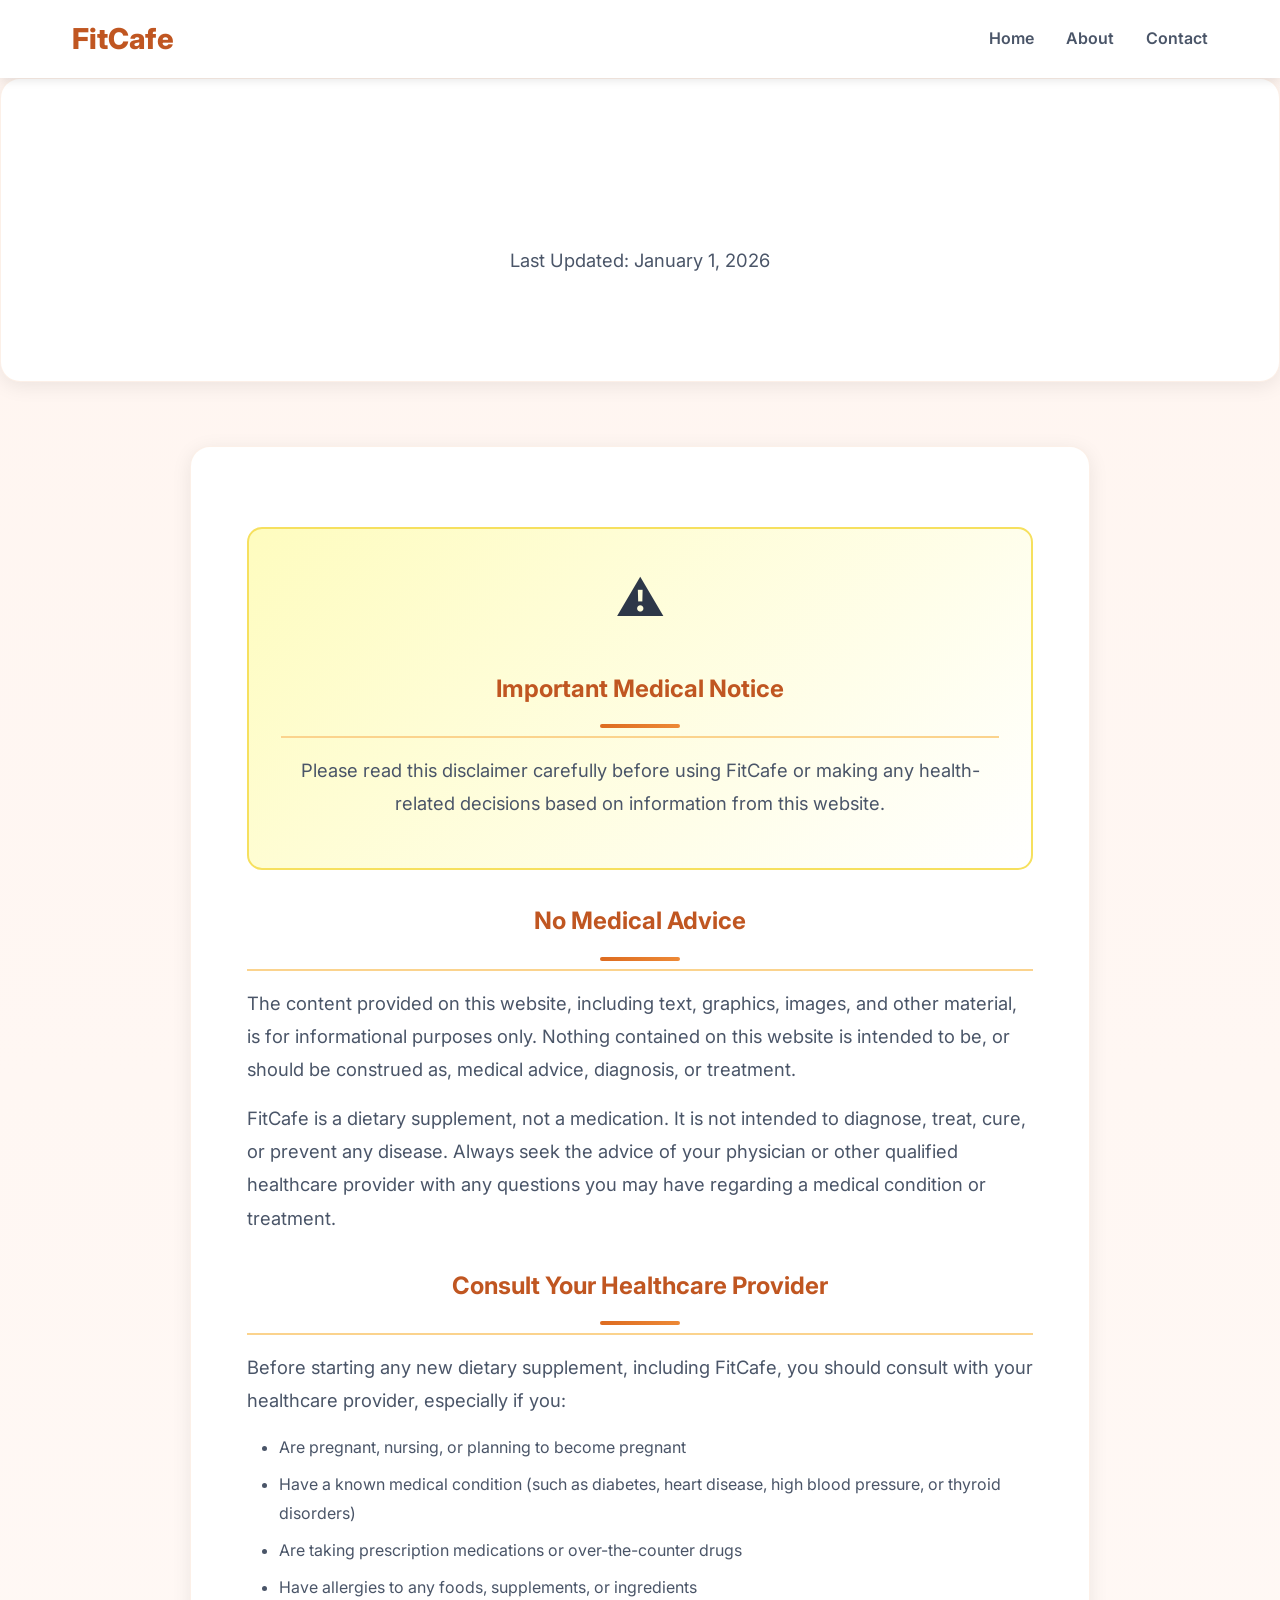
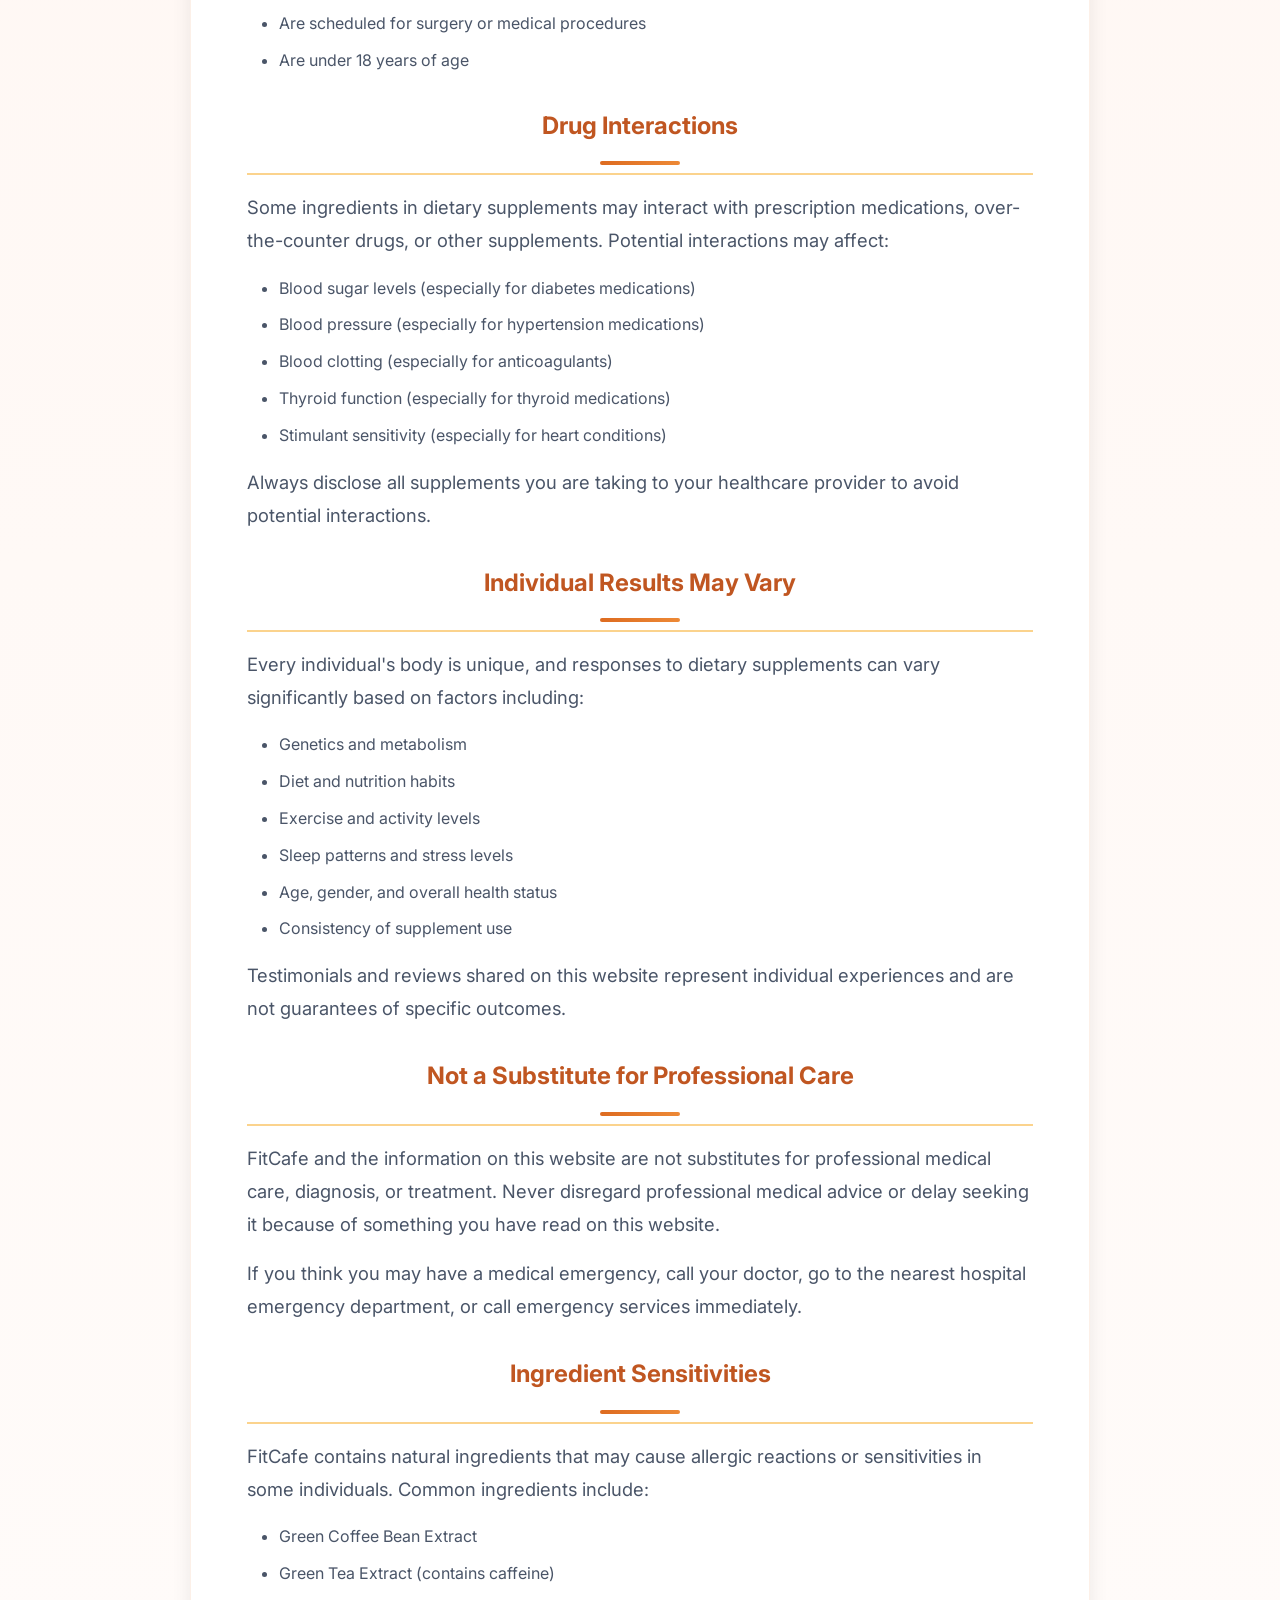
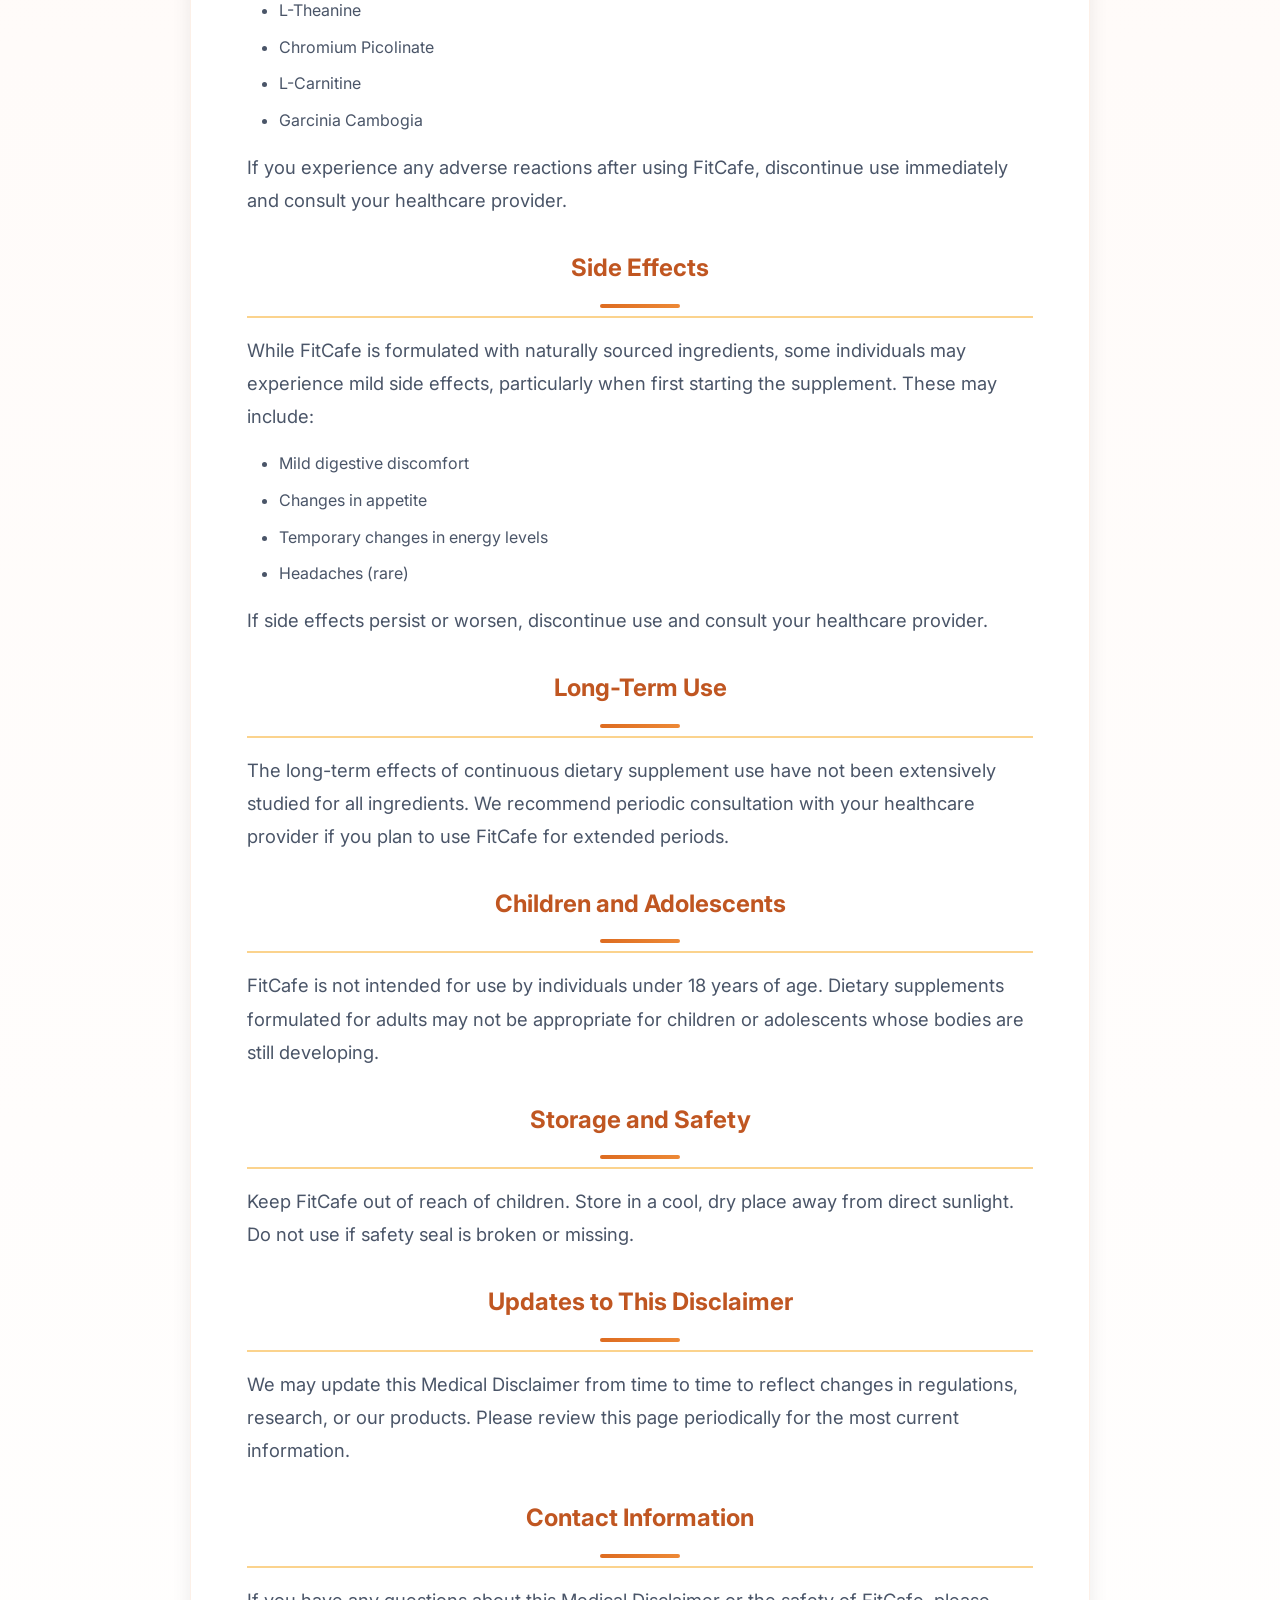
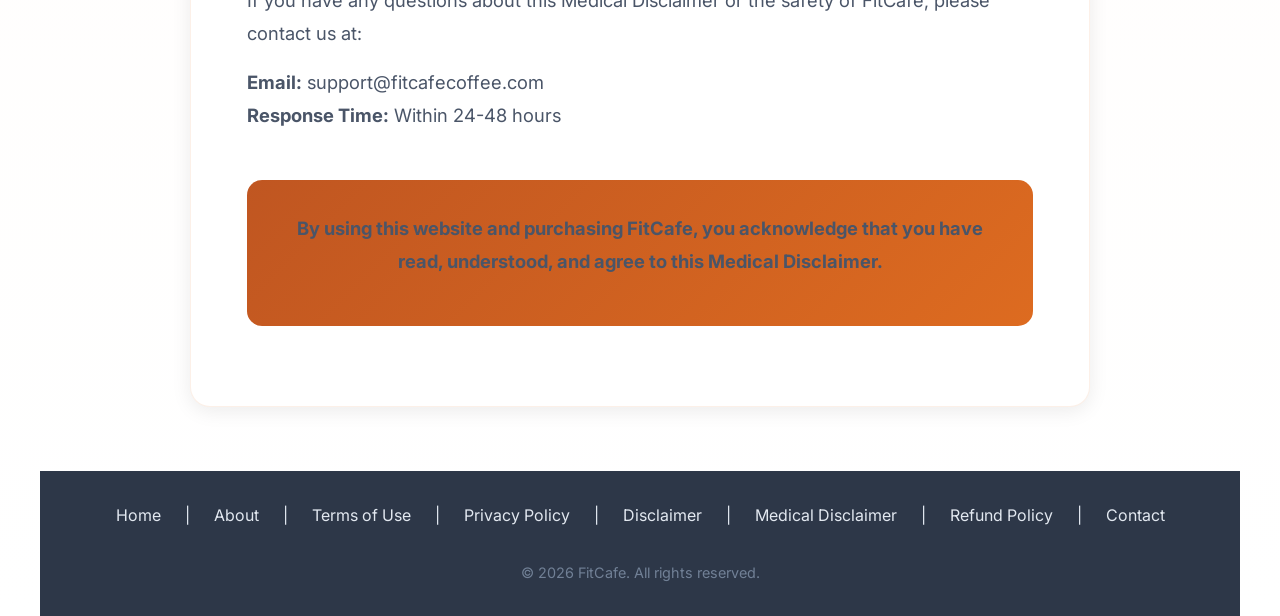
<file: medical-disclaimer.html>
<!DOCTYPE html>
<html lang="en">
<head>
    <meta charset="UTF-8">
    <meta name="viewport" content="width=device-width, initial-scale=1.0">
    <title>Medical Disclaimer - FitCafe</title>
    <link rel="stylesheet" href="css/style.css">
    <link href="https://fonts.googleapis.com/css2?family=Inter:wght@300;400;500;600;700&display=swap" rel="stylesheet">
</head>
<body>
    <nav class="navbar">
        <div class="container nav-container">
            <a href="index.html" class="logo">FitCafe</a>
            <ul class="nav-menu">
                <li><a href="index.html">Home</a></li>
                <li><a href="about.html">About</a></li>
                <li><a href="#contact">Contact</a></li>
            </ul>
        </div>
    </nav>

    <section class="policy-hero">
        <div class="container">
            <h1>Medical Disclaimer</h1>
            <p>Last Updated: January 1, 2026</p>
        </div>
    </section>

    <section class="policy-content">
        <div class="container">
            <div class="warning-box">
                <div class="warning-icon">⚠️</div>
                <h2>Important Medical Notice</h2>
                <p>Please read this disclaimer carefully before using FitCafe or making any health-related decisions based on information from this website.</p>
            </div>

            <h2>No Medical Advice</h2>
            <p>The content provided on this website, including text, graphics, images, and other material, is for informational purposes only. Nothing contained on this website is intended to be, or should be construed as, medical advice, diagnosis, or treatment.</p>
            
            <p>FitCafe is a dietary supplement, not a medication. It is not intended to diagnose, treat, cure, or prevent any disease. Always seek the advice of your physician or other qualified healthcare provider with any questions you may have regarding a medical condition or treatment.</p>

            <h2>Consult Your Healthcare Provider</h2>
            <p>Before starting any new dietary supplement, including FitCafe, you should consult with your healthcare provider, especially if you:</p>
            <ul>
                <li>Are pregnant, nursing, or planning to become pregnant</li>
                <li>Have a known medical condition (such as diabetes, heart disease, high blood pressure, or thyroid disorders)</li>
                <li>Are taking prescription medications or over-the-counter drugs</li>
                <li>Have allergies to any foods, supplements, or ingredients</li>
                <li>Are scheduled for surgery or medical procedures</li>
                <li>Are under 18 years of age</li>
            </ul>

            <h2>Drug Interactions</h2>
            <p>Some ingredients in dietary supplements may interact with prescription medications, over-the-counter drugs, or other supplements. Potential interactions may affect:</p>
            <ul>
                <li>Blood sugar levels (especially for diabetes medications)</li>
                <li>Blood pressure (especially for hypertension medications)</li>
                <li>Blood clotting (especially for anticoagulants)</li>
                <li>Thyroid function (especially for thyroid medications)</li>
                <li>Stimulant sensitivity (especially for heart conditions)</li>
            </ul>
            
            <p>Always disclose all supplements you are taking to your healthcare provider to avoid potential interactions.</p>

            <h2>Individual Results May Vary</h2>
            <p>Every individual's body is unique, and responses to dietary supplements can vary significantly based on factors including:</p>
            <ul>
                <li>Genetics and metabolism</li>
                <li>Diet and nutrition habits</li>
                <li>Exercise and activity levels</li>
                <li>Sleep patterns and stress levels</li>
                <li>Age, gender, and overall health status</li>
                <li>Consistency of supplement use</li>
            </ul>
            
            <p>Testimonials and reviews shared on this website represent individual experiences and are not guarantees of specific outcomes.</p>

            <h2>Not a Substitute for Professional Care</h2>
            <p>FitCafe and the information on this website are not substitutes for professional medical care, diagnosis, or treatment. Never disregard professional medical advice or delay seeking it because of something you have read on this website.</p>
            
            <p>If you think you may have a medical emergency, call your doctor, go to the nearest hospital emergency department, or call emergency services immediately.</p>

            <h2>Ingredient Sensitivities</h2>
            <p>FitCafe contains natural ingredients that may cause allergic reactions or sensitivities in some individuals. Common ingredients include:</p>
            <ul>
                <li>Green Coffee Bean Extract</li>
                <li>Green Tea Extract (contains caffeine)</li>
                <li>L-Theanine</li>
                <li>Chromium Picolinate</li>
                <li>L-Carnitine</li>
                <li>Garcinia Cambogia</li>
            </ul>
            
            <p>If you experience any adverse reactions after using FitCafe, discontinue use immediately and consult your healthcare provider.</p>

            <h2>Side Effects</h2>
            <p>While FitCafe is formulated with naturally sourced ingredients, some individuals may experience mild side effects, particularly when first starting the supplement. These may include:</p>
            <ul>
                <li>Mild digestive discomfort</li>
                <li>Changes in appetite</li>
                <li>Temporary changes in energy levels</li>
                <li>Headaches (rare)</li>
            </ul>
            
            <p>If side effects persist or worsen, discontinue use and consult your healthcare provider.</p>

            <h2>Long-Term Use</h2>
            <p>The long-term effects of continuous dietary supplement use have not been extensively studied for all ingredients. We recommend periodic consultation with your healthcare provider if you plan to use FitCafe for extended periods.</p>

            <h2>Children and Adolescents</h2>
            <p>FitCafe is not intended for use by individuals under 18 years of age. Dietary supplements formulated for adults may not be appropriate for children or adolescents whose bodies are still developing.</p>

            <h2>Storage and Safety</h2>
            <p>Keep FitCafe out of reach of children. Store in a cool, dry place away from direct sunlight. Do not use if safety seal is broken or missing.</p>

            <h2>Updates to This Disclaimer</h2>
            <p>We may update this Medical Disclaimer from time to time to reflect changes in regulations, research, or our products. Please review this page periodically for the most current information.</p>

            <h2>Contact Information</h2>
            <p>If you have any questions about this Medical Disclaimer or the safety of FitCafe, please contact us at:</p>
            <p><strong>Email:</strong> support@fitcafecoffee.com<br>
            <strong>Response Time:</strong> Within 24-48 hours</p>

            <div class="acknowledgment-box">
                <p><strong>By using this website and purchasing FitCafe, you acknowledge that you have read, understood, and agree to this Medical Disclaimer.</strong></p>
            </div>
        </div>
    </section>

    <footer class="container">
        <div class="footer-links">
            <a href="index.html">Home</a> &nbsp;|&nbsp; 
            <a href="about.html">About</a> &nbsp;|&nbsp; 
            <a href="terms.html">Terms of Use</a> &nbsp;|&nbsp; 
            <a href="privacy.html">Privacy Policy</a> &nbsp;|&nbsp; 
            <a href="disclaimer.html">Disclaimer</a> &nbsp;|&nbsp; 
            <a href="medical-disclaimer.html">Medical Disclaimer</a> &nbsp;|&nbsp; 
            <a href="refund.html">Refund Policy</a> &nbsp;|&nbsp; 
            <a href="contact.html">Contact</a>
        </div>
        <p class="footer-copyright">&copy; 2026 FitCafe. All rights reserved.</p>
    </footer>

    <style>
        .navbar {
            background: white;
            box-shadow: 0 2px 10px rgba(0,0,0,0.1);
        }
        
        .nav-container {
            display: flex;
            justify-content: space-between;
            align-items: center;
            padding: 1rem 2rem;
        }
        
        .logo {
            font-size: 1.8rem;
            font-weight: 800;
            color: #C05621;
            text-decoration: none;
        }
        
        .nav-menu {
            list-style: none;
            display: flex;
            gap: 2rem;
        }
        
        .nav-menu a {
            text-decoration: none;
            color: #4A5568;
            font-weight: 600;
        }
        
        .nav-menu a:hover {
            color: #C05621;
        }
        
        .policy-hero {
            background: linear-gradient(135deg, #C05621 0%, #DD6B20 100%);
            color: white;
            text-align: center;
            padding: 4rem 2rem;
        }
        
        .policy-hero h1 {
            font-size: 3rem;
            margin-bottom: 0.5rem;
        }
        
        .policy-content {
            background: white;
            padding: 3rem 2rem;
            margin: 2rem auto;
            border-radius: 20px;
            box-shadow: 0 4px 20px rgba(0,0,0,0.08);
            max-width: 900px;
        }
        
        .warning-box {
            background: linear-gradient(135deg, #FEFCBF 0%, #FFFFFF 100%);
            border: 2px solid #F6E05E;
            padding: 2rem;
            border-radius: 15px;
            text-align: center;
            margin-bottom: 2rem;
        }
        
        .warning-icon {
            font-size: 3rem;
            margin-bottom: 1rem;
        }
        
        .warning-box h2 {
            color: #744210;
            margin-bottom: 0.5rem;
        }
        
        .acknowledgment-box {
            background: linear-gradient(135deg, #C05621 0%, #DD6B20 100%);
            color: white;
            padding: 2rem;
            border-radius: 15px;
            text-align: center;
            margin-top: 3rem;
        }
        
        .policy-content h2 {
            color: #C05621;
            font-size: 1.5rem;
            margin-top: 2rem;
            margin-bottom: 1rem;
            padding-bottom: 0.5rem;
            border-bottom: 2px solid #FBD38D;
        }
        
        .policy-content p {
            color: #4A5568;
            line-height: 1.8;
            margin-bottom: 1rem;
        }
        
        .policy-content ul {
            margin-left: 2rem;
            margin-bottom: 1rem;
        }
        
        .policy-content li {
            color: #4A5568;
            line-height: 1.8;
            margin-bottom: 0.5rem;
        }
    </style>
</body>
</html>
</file>
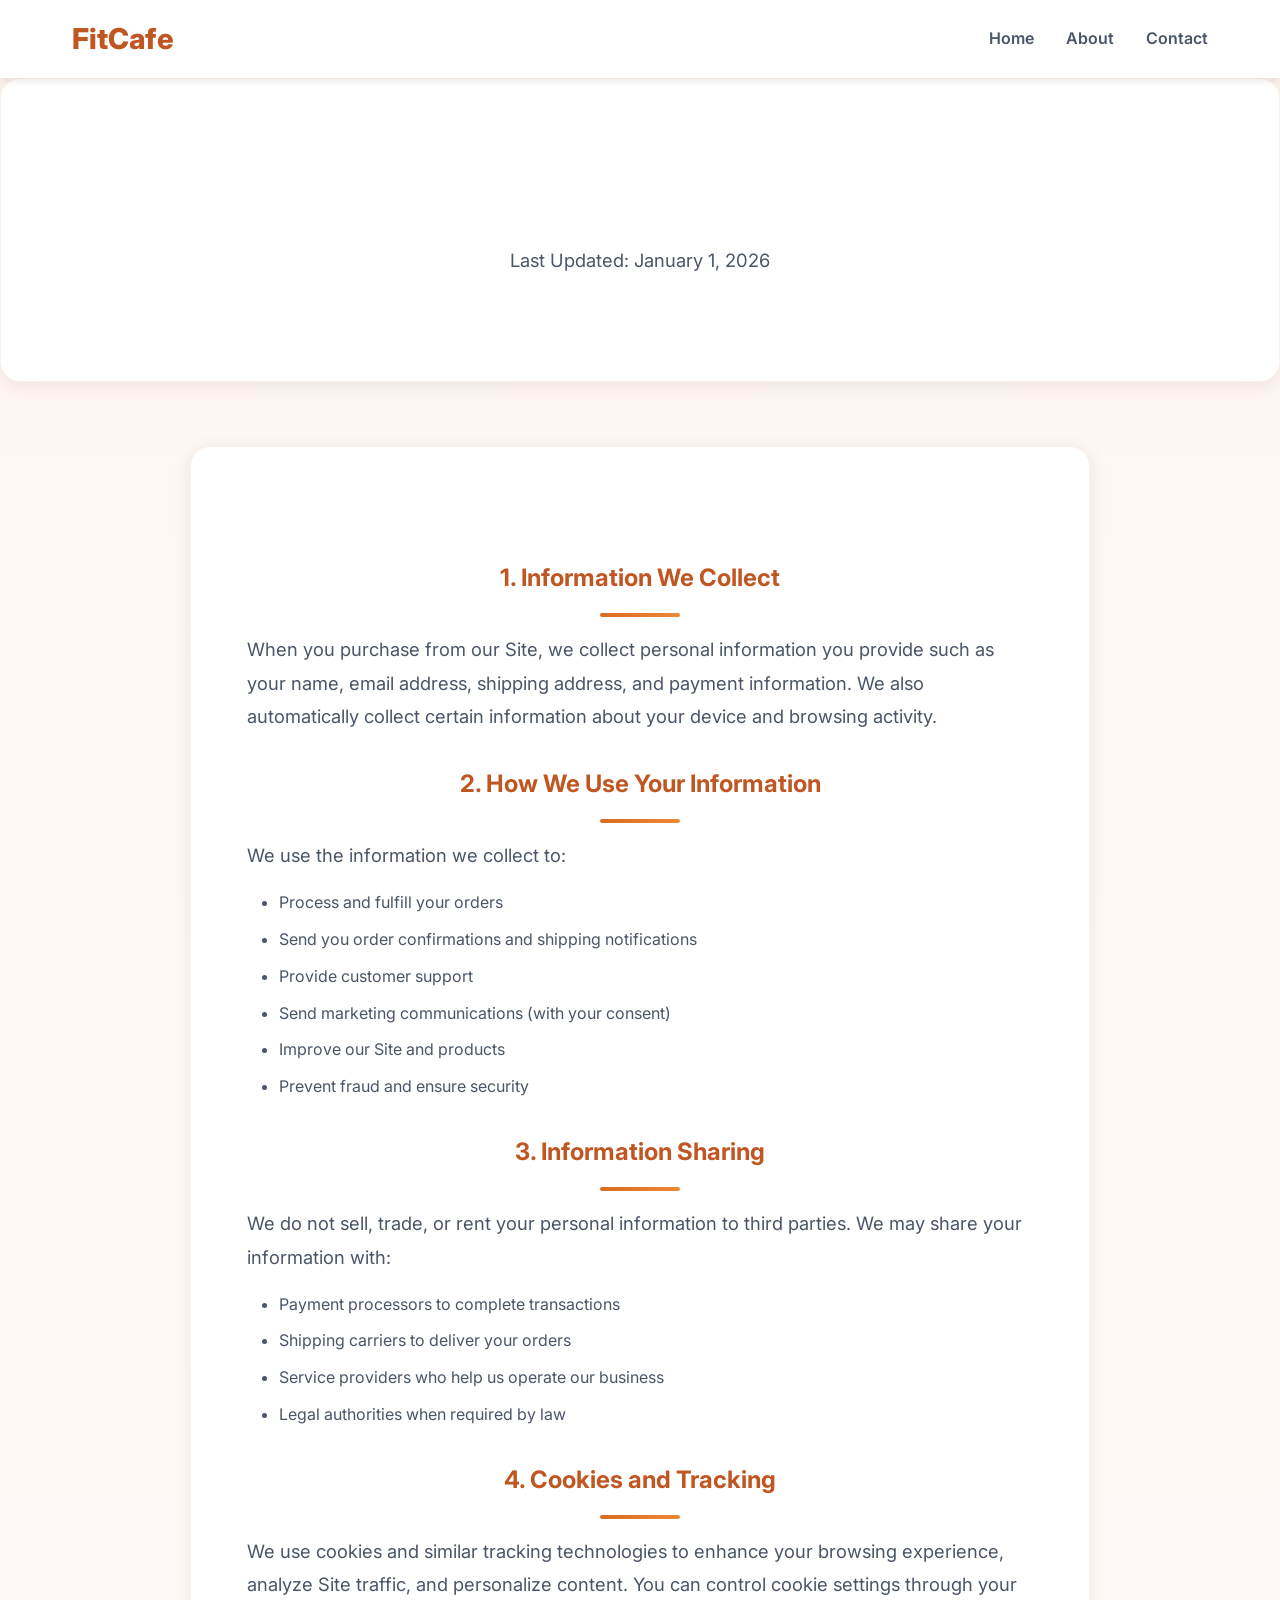
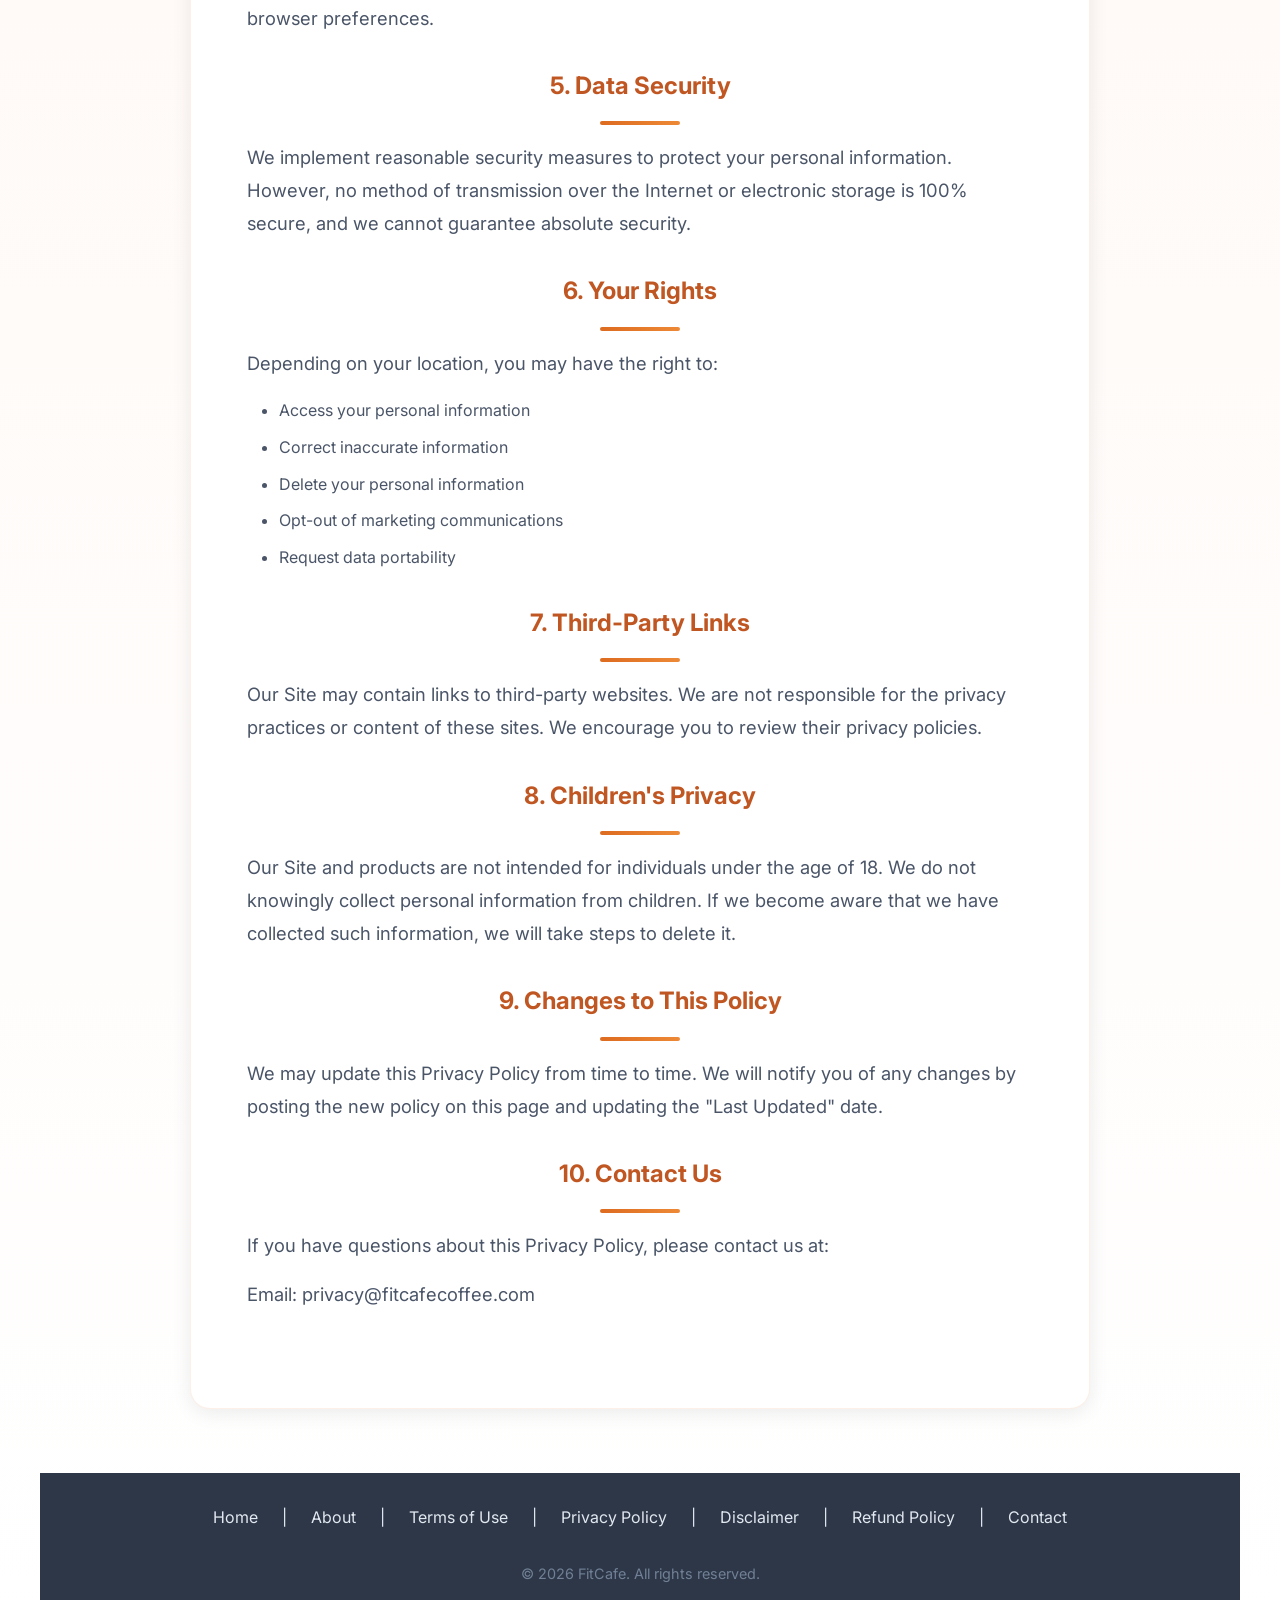
<file: privacy.html>
<!DOCTYPE html>
<html lang="en">
<head>
    <meta charset="UTF-8">
    <meta name="viewport" content="width=device-width, initial-scale=1.0">
    <title>Privacy Policy - FitCafe</title>
    <link rel="stylesheet" href="css/style.css">
    <link href="https://fonts.googleapis.com/css2?family=Inter:wght@300;400;500;600;700&display=swap" rel="stylesheet">
</head>
<body>
    <nav class="navbar">
        <div class="container nav-container">
            <a href="index.html" class="logo">FitCafe</a>
            <ul class="nav-menu">
                <li><a href="index.html">Home</a></li>
                <li><a href="about.html">About</a></li>
                <li><a href="#contact">Contact</a></li>
            </ul>
        </div>
    </nav>

    <section class="policy-hero">
        <div class="container">
            <h1>Privacy Policy</h1>
            <p>Last Updated: January 1, 2026</p>
        </div>
    </section>

    <section class="policy-content">
        <div class="container">
            <h2>1. Information We Collect</h2>
            <p>When you purchase from our Site, we collect personal information you provide such as your name, email address, shipping address, and payment information. We also automatically collect certain information about your device and browsing activity.</p>

            <h2>2. How We Use Your Information</h2>
            <p>We use the information we collect to:</p>
            <ul>
                <li>Process and fulfill your orders</li>
                <li>Send you order confirmations and shipping notifications</li>
                <li>Provide customer support</li>
                <li>Send marketing communications (with your consent)</li>
                <li>Improve our Site and products</li>
                <li>Prevent fraud and ensure security</li>
            </ul>

            <h2>3. Information Sharing</h2>
            <p>We do not sell, trade, or rent your personal information to third parties. We may share your information with:</p>
            <ul>
                <li>Payment processors to complete transactions</li>
                <li>Shipping carriers to deliver your orders</li>
                <li>Service providers who help us operate our business</li>
                <li>Legal authorities when required by law</li>
            </ul>

            <h2>4. Cookies and Tracking</h2>
            <p>We use cookies and similar tracking technologies to enhance your browsing experience, analyze Site traffic, and personalize content. You can control cookie settings through your browser preferences.</p>

            <h2>5. Data Security</h2>
            <p>We implement reasonable security measures to protect your personal information. However, no method of transmission over the Internet or electronic storage is 100% secure, and we cannot guarantee absolute security.</p>

            <h2>6. Your Rights</h2>
            <p>Depending on your location, you may have the right to:</p>
            <ul>
                <li>Access your personal information</li>
                <li>Correct inaccurate information</li>
                <li>Delete your personal information</li>
                <li>Opt-out of marketing communications</li>
                <li>Request data portability</li>
            </ul>

            <h2>7. Third-Party Links</h2>
            <p>Our Site may contain links to third-party websites. We are not responsible for the privacy practices or content of these sites. We encourage you to review their privacy policies.</p>

            <h2>8. Children's Privacy</h2>
            <p>Our Site and products are not intended for individuals under the age of 18. We do not knowingly collect personal information from children. If we become aware that we have collected such information, we will take steps to delete it.</p>

            <h2>9. Changes to This Policy</h2>
            <p>We may update this Privacy Policy from time to time. We will notify you of any changes by posting the new policy on this page and updating the "Last Updated" date.</p>

            <h2>10. Contact Us</h2>
            <p>If you have questions about this Privacy Policy, please contact us at:</p>
            <p>Email: privacy@fitcafecoffee.com</p>
        </div>
    </section>

    <footer class="container">
        <div class="footer-links">
            <a href="index.html">Home</a> &nbsp;|&nbsp; 
            <a href="about.html">About</a> &nbsp;|&nbsp; 
            <a href="terms.html">Terms of Use</a> &nbsp;|&nbsp; 
            <a href="privacy.html">Privacy Policy</a> &nbsp;|&nbsp; 
            <a href="disclaimer.html">Disclaimer</a> &nbsp;|&nbsp; 
            <a href="refund.html">Refund Policy</a> &nbsp;|&nbsp; 
            <a href="contact.html">Contact</a>
        </div>
        <p class="footer-copyright">&copy; 2026 FitCafe. All rights reserved.</p>
    </footer>

    <style>
        .navbar {
            background: white;
            box-shadow: 0 2px 10px rgba(0,0,0,0.1);
        }
        
        .nav-container {
            display: flex;
            justify-content: space-between;
            align-items: center;
            padding: 1rem 2rem;
        }
        
        .logo {
            font-size: 1.8rem;
            font-weight: 800;
            color: #C05621;
            text-decoration: none;
        }
        
        .nav-menu {
            list-style: none;
            display: flex;
            gap: 2rem;
        }
        
        .nav-menu a {
            text-decoration: none;
            color: #4A5568;
            font-weight: 600;
        }
        
        .nav-menu a:hover {
            color: #C05621;
        }
        
        .policy-hero {
            background: linear-gradient(135deg, #C05621 0%, #DD6B20 100%);
            color: white;
            text-align: center;
            padding: 4rem 2rem;
        }
        
        .policy-hero h1 {
            font-size: 3rem;
            margin-bottom: 0.5rem;
        }
        
        .policy-content {
            background: white;
            padding: 3rem 2rem;
            margin: 2rem auto;
            border-radius: 20px;
            box-shadow: 0 4px 20px rgba(0,0,0,0.08);
            max-width: 900px;
        }
        
        .policy-content h2 {
            color: #C05621;
            font-size: 1.5rem;
            margin-top: 2rem;
            margin-bottom: 1rem;
        }
        
        .policy-content p {
            color: #4A5568;
            line-height: 1.8;
            margin-bottom: 1rem;
        }
        
        .policy-content ul {
            margin-left: 2rem;
            margin-bottom: 1rem;
        }
        
        .policy-content li {
            color: #4A5568;
            line-height: 1.8;
            margin-bottom: 0.5rem;
        }
    </style>
</body>
</html>
</file>
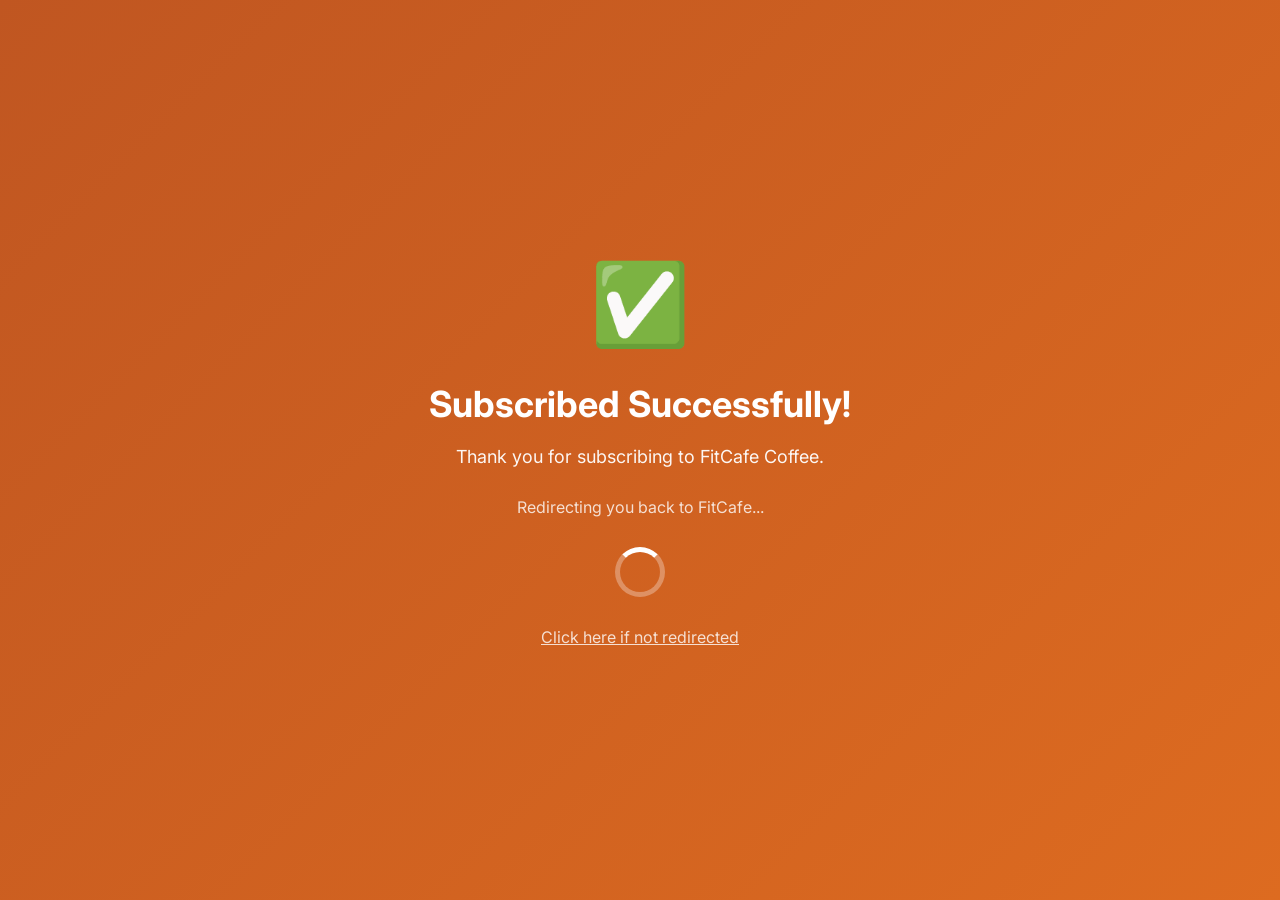
<file: redirect.html>
<!DOCTYPE html>
<html lang="en">
<head>
    <meta charset="UTF-8">
    <meta name="viewport" content="width=device-width, initial-scale=1.0">
    <title>Subscribed Successfully - FitCafe Coffee</title>
    <link href="https://fonts.googleapis.com/css2?family=Inter:wght@300;400;500;600;700&display=swap" rel="stylesheet">
    <meta http-equiv="refresh" content="2;url=https://fitcafecoffee.com?subscribed=true">
    <style>
        * {
            margin: 0;
            padding: 0;
            box-sizing: border-box;
        }
        
        body {
            font-family: 'Inter', sans-serif;
            background: linear-gradient(135deg, #C05621 0%, #DD6B20 100%);
            color: white;
            min-height: 100vh;
            display: flex;
            align-items: center;
            justify-content: center;
        }
        
        .container {
            text-align: center;
            max-width: 500px;
            padding: 40px 20px;
        }
        
        .icon {
            font-size: 80px;
            margin-bottom: 30px;
            animation: bounce 1s ease infinite;
        }
        
        h1 {
            font-size: 36px;
            font-weight: 700;
            margin-bottom: 20px;
        }
        
        p {
            font-size: 18px;
            margin-bottom: 15px;
            opacity: 0.95;
        }
        
        .redirect-text {
            font-size: 16px;
            opacity: 0.8;
            margin-top: 30px;
        }
        
        .spinner {
            width: 50px;
            height: 50px;
            border: 5px solid rgba(255,255,255,0.3);
            border-top-color: white;
            border-radius: 50%;
            animation: spin 1s linear infinite;
            margin: 30px auto 0;
        }
        
        @keyframes spin {
            to { transform: rotate(360deg); }
        }
        
        @keyframes bounce {
            0%, 100% { transform: translateY(0); }
            50% { transform: translateY(-10px); }
        }
        
        .manual-link {
            margin-top: 30px;
            display: inline-block;
            color: white;
            text-decoration: underline;
            opacity: 0.8;
        }
        
        .manual-link:hover {
            opacity: 1;
        }
    </style>
</head>
<body>
    <div class="container">
        <div class="icon">✅</div>
        <h1>Subscribed Successfully!</h1>
        <p>Thank you for subscribing to FitCafe Coffee.</p>
        <p class="redirect-text">Redirecting you back to FitCafe...</p>
        <div class="spinner"></div>
        <a href="https://fitcafecoffee.com?subscribed=true" class="manual-link">Click here if not redirected</a>
    </div>
    
    <script>
        // Redirect after 2 seconds
        setTimeout(function() {
            window.location.href = 'https://fitcafecoffee.com?subscribed=true';
        }, 2000);
    </script>
</body>
</html>
</file>
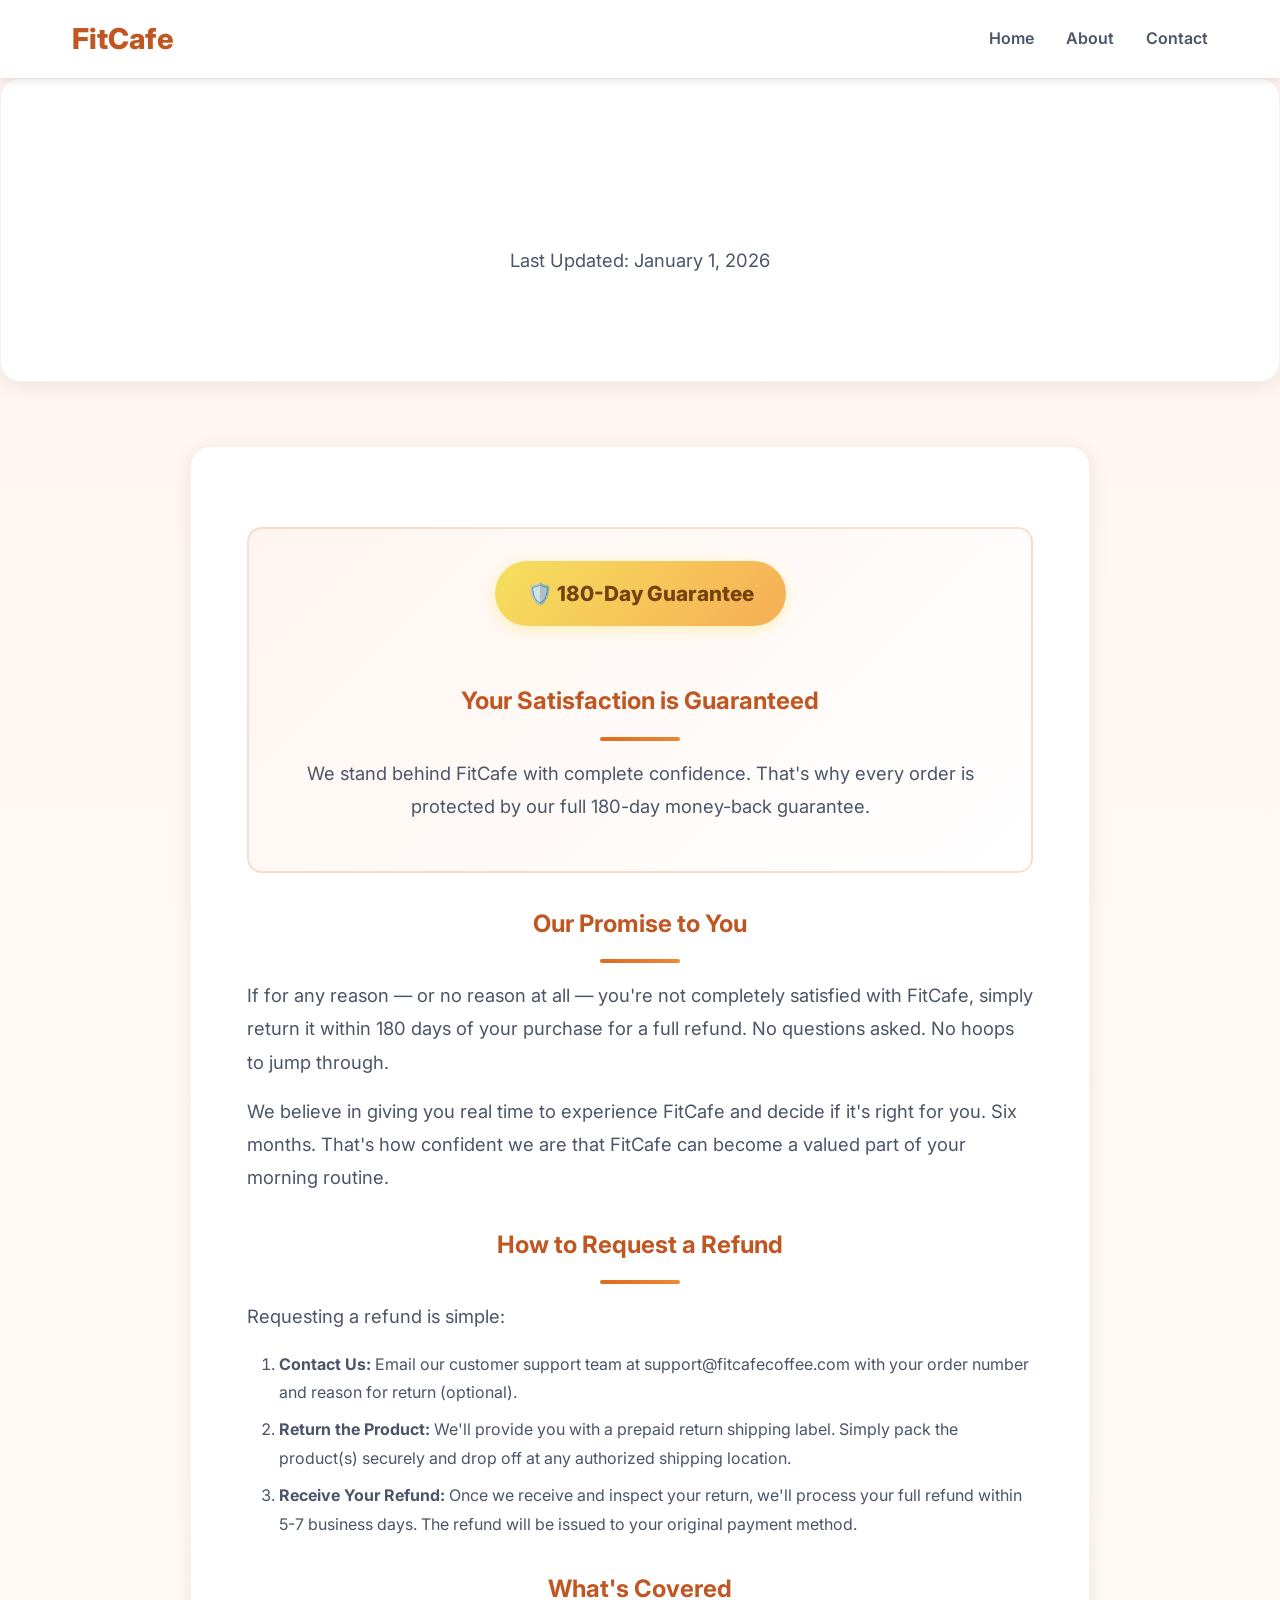
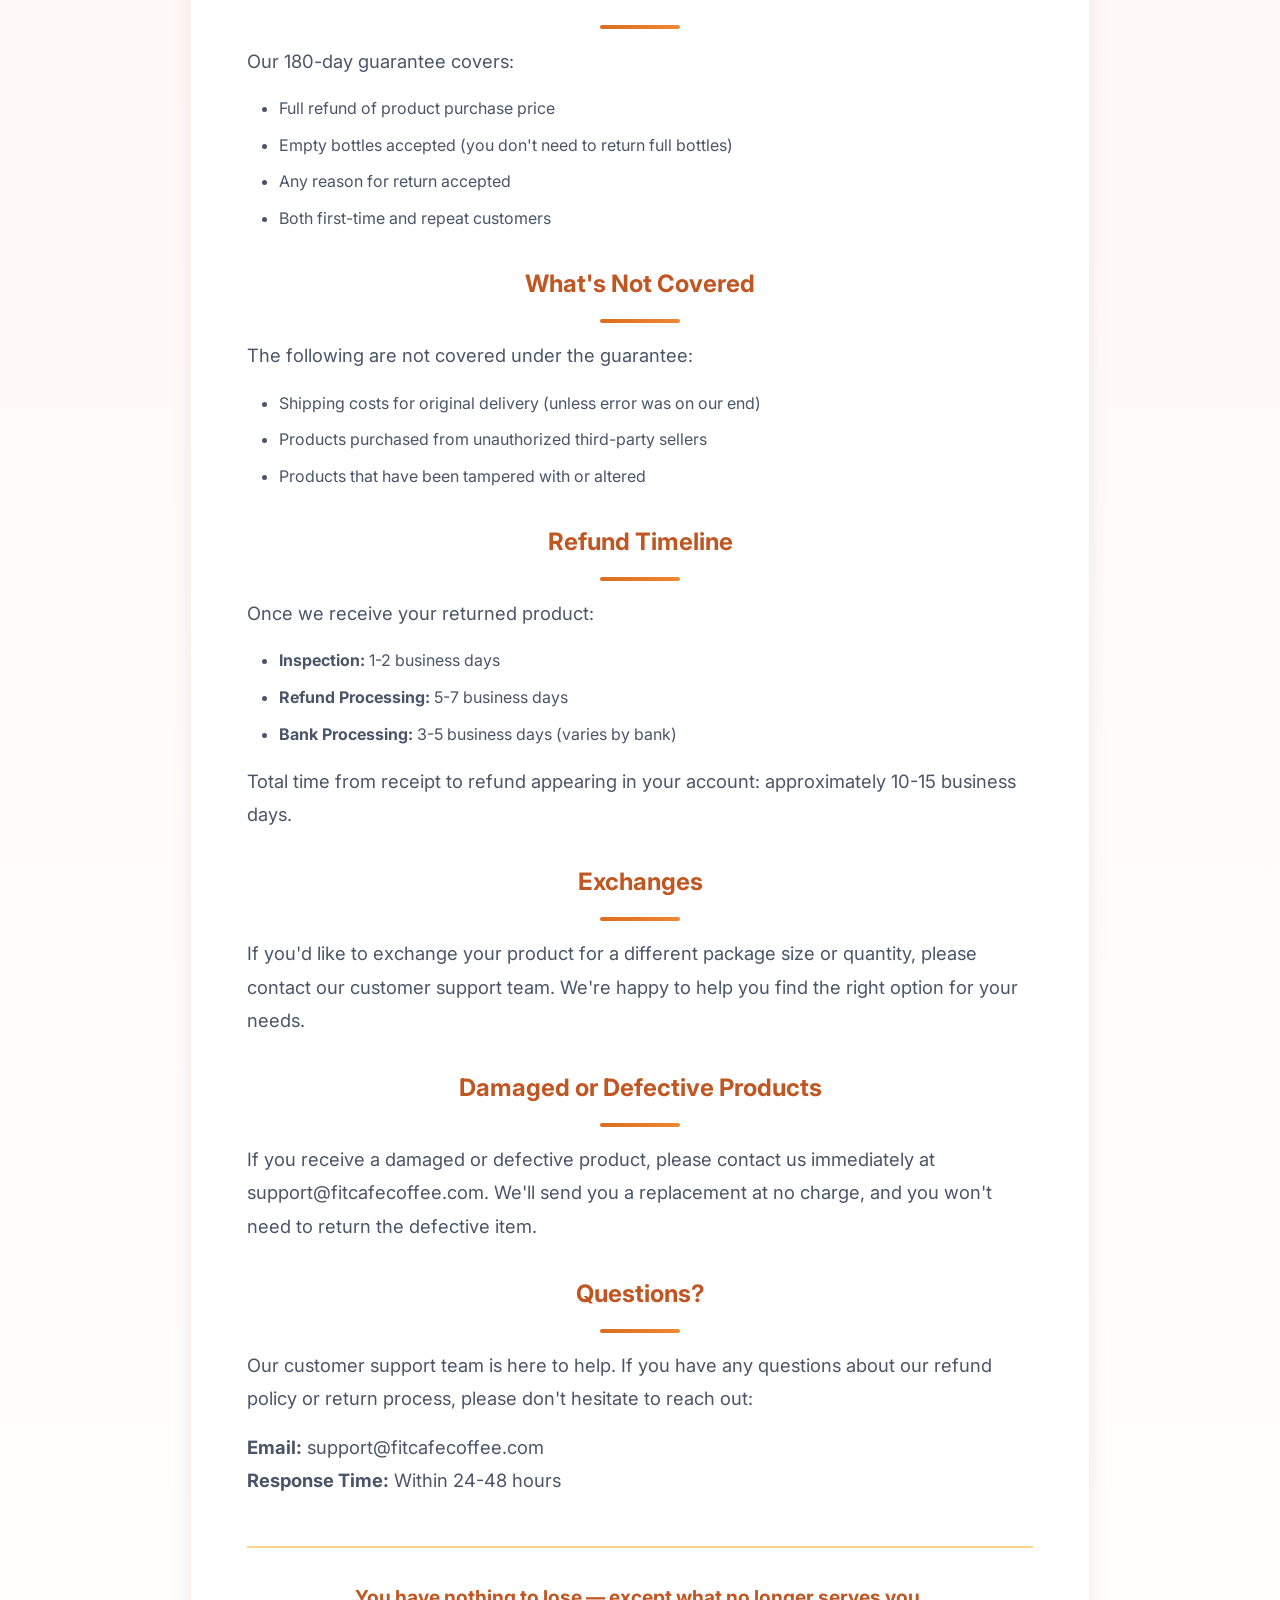
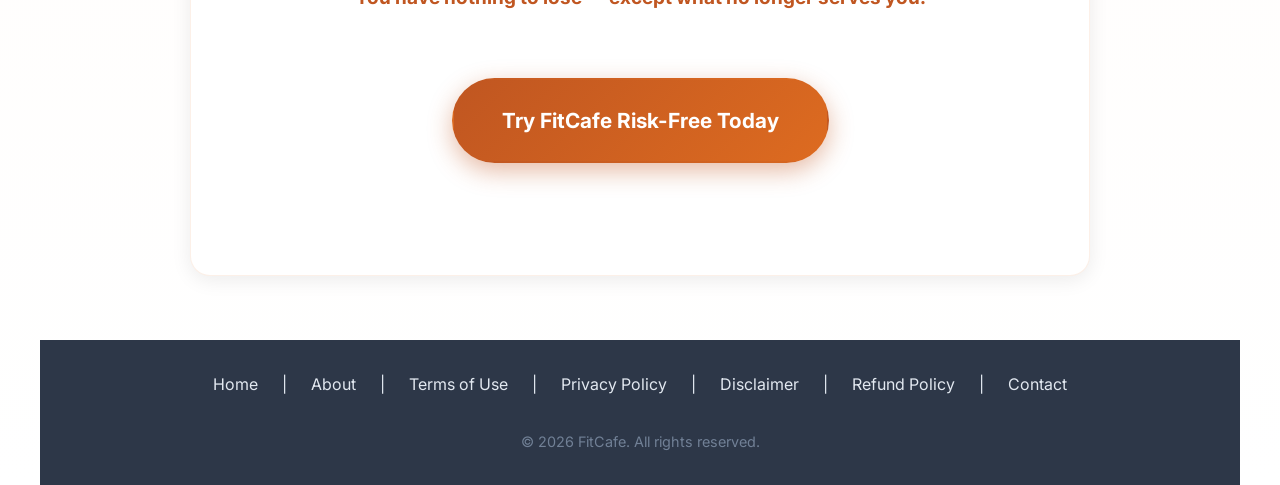
<file: refund.html>
<!DOCTYPE html>
<html lang="en">
<head>
    <meta charset="UTF-8">
    <meta name="viewport" content="width=device-width, initial-scale=1.0">
    <title>Refund Policy - FitCafe</title>
    <link rel="stylesheet" href="css/style.css">
    <link href="https://fonts.googleapis.com/css2?family=Inter:wght@300;400;500;600;700&display=swap" rel="stylesheet">
</head>
<body>
    <nav class="navbar">
        <div class="container nav-container">
            <a href="index.html" class="logo">FitCafe</a>
            <ul class="nav-menu">
                <li><a href="index.html">Home</a></li>
                <li><a href="about.html">About</a></li>
                <li><a href="#contact">Contact</a></li>
            </ul>
        </div>
    </nav>

    <section class="policy-hero">
        <div class="container">
            <h1>180-Day Money-Back Guarantee</h1>
            <p>Last Updated: January 1, 2026</p>
        </div>
    </section>

    <section class="policy-content">
        <div class="container">
            <div class="guarantee-box">
                <div class="guarantee-badge">🛡️ 180-Day Guarantee</div>
                <h2>Your Satisfaction is Guaranteed</h2>
                <p>We stand behind FitCafe with complete confidence. That's why every order is protected by our full 180-day money-back guarantee.</p>
            </div>

            <h2>Our Promise to You</h2>
            <p>If for any reason — or no reason at all — you're not completely satisfied with FitCafe, simply return it within 180 days of your purchase for a full refund. No questions asked. No hoops to jump through.</p>
            
            <p>We believe in giving you real time to experience FitCafe and decide if it's right for you. Six months. That's how confident we are that FitCafe can become a valued part of your morning routine.</p>

            <h2>How to Request a Refund</h2>
            <p>Requesting a refund is simple:</p>
            <ol>
                <li><strong>Contact Us:</strong> Email our customer support team at support@fitcafecoffee.com with your order number and reason for return (optional).</li>
                <li><strong>Return the Product:</strong> We'll provide you with a prepaid return shipping label. Simply pack the product(s) securely and drop off at any authorized shipping location.</li>
                <li><strong>Receive Your Refund:</strong> Once we receive and inspect your return, we'll process your full refund within 5-7 business days. The refund will be issued to your original payment method.</li>
            </ol>

            <h2>What's Covered</h2>
            <p>Our 180-day guarantee covers:</p>
            <ul>
                <li>Full refund of product purchase price</li>
                <li>Empty bottles accepted (you don't need to return full bottles)</li>
                <li>Any reason for return accepted</li>
                <li>Both first-time and repeat customers</li>
            </ul>

            <h2>What's Not Covered</h2>
            <p>The following are not covered under the guarantee:</p>
            <ul>
                <li>Shipping costs for original delivery (unless error was on our end)</li>
                <li>Products purchased from unauthorized third-party sellers</li>
                <li>Products that have been tampered with or altered</li>
            </ul>

            <h2>Refund Timeline</h2>
            <p>Once we receive your returned product:</p>
            <ul>
                <li><strong>Inspection:</strong> 1-2 business days</li>
                <li><strong>Refund Processing:</strong> 5-7 business days</li>
                <li><strong>Bank Processing:</strong> 3-5 business days (varies by bank)</li>
            </ul>
            
            <p>Total time from receipt to refund appearing in your account: approximately 10-15 business days.</p>

            <h2>Exchanges</h2>
            <p>If you'd like to exchange your product for a different package size or quantity, please contact our customer support team. We're happy to help you find the right option for your needs.</p>

            <h2>Damaged or Defective Products</h2>
            <p>If you receive a damaged or defective product, please contact us immediately at support@fitcafecoffee.com. We'll send you a replacement at no charge, and you won't need to return the defective item.</p>

            <h2>Questions?</h2>
            <p>Our customer support team is here to help. If you have any questions about our refund policy or return process, please don't hesitate to reach out:</p>
            <p><strong>Email:</strong> support@fitcafecoffee.com<br>
            <strong>Response Time:</strong> Within 24-48 hours</p>

            <div class="guarantee-footer">
                <p><strong>You have nothing to lose — except what no longer serves you.</strong></p>
                <a href="https://www.premierdiscountlink.com/DGX1CG8/HHCXRHX/?__efq=EQ3d6z0C10O0HCGfHymXEoSPQg_jEa9npbMTRTF8RgM" class="cta-button">Try FitCafe Risk-Free Today</a>
            </div>
        </div>
    </section>

    <footer class="container">
        <div class="footer-links">
            <a href="index.html">Home</a> &nbsp;|&nbsp; 
            <a href="about.html">About</a> &nbsp;|&nbsp; 
            <a href="terms.html">Terms of Use</a> &nbsp;|&nbsp; 
            <a href="privacy.html">Privacy Policy</a> &nbsp;|&nbsp; 
            <a href="disclaimer.html">Disclaimer</a> &nbsp;|&nbsp; 
            <a href="refund.html">Refund Policy</a> &nbsp;|&nbsp; 
            <a href="contact.html">Contact</a>
        </div>
        <p class="footer-copyright">&copy; 2026 FitCafe. All rights reserved.</p>
    </footer>

    <style>
        .navbar {
            background: white;
            box-shadow: 0 2px 10px rgba(0,0,0,0.1);
        }
        
        .nav-container {
            display: flex;
            justify-content: space-between;
            align-items: center;
            padding: 1rem 2rem;
        }
        
        .logo {
            font-size: 1.8rem;
            font-weight: 800;
            color: #C05621;
            text-decoration: none;
        }
        
        .nav-menu {
            list-style: none;
            display: flex;
            gap: 2rem;
        }
        
        .nav-menu a {
            text-decoration: none;
            color: #4A5568;
            font-weight: 600;
        }
        
        .nav-menu a:hover {
            color: #C05621;
        }
        
        .policy-hero {
            background: linear-gradient(135deg, #C05621 0%, #DD6B20 100%);
            color: white;
            text-align: center;
            padding: 4rem 2rem;
        }
        
        .policy-hero h1 {
            font-size: 3rem;
            margin-bottom: 0.5rem;
        }
        
        .policy-content {
            background: white;
            padding: 3rem 2rem;
            margin: 2rem auto;
            border-radius: 20px;
            box-shadow: 0 4px 20px rgba(0,0,0,0.08);
            max-width: 900px;
        }
        
        .guarantee-box {
            text-align: center;
            background: linear-gradient(135deg, #FFF5F0 0%, #FFFFFF 100%);
            padding: 2rem;
            border-radius: 15px;
            margin-bottom: 2rem;
            border: 2px solid rgba(221, 107, 32, 0.2);
        }
        
        .guarantee-badge {
            background: linear-gradient(135deg, #F6E05E 0%, #F6AD55 100%);
            color: #744210;
            font-weight: 800;
            padding: 1rem 2rem;
            border-radius: 50px;
            display: inline-block;
            margin-bottom: 1.5rem;
            font-size: 1.3rem;
            box-shadow: 0 4px 15px rgba(246, 224, 94, 0.4);
        }
        
        .guarantee-box h2 {
            color: #C05621;
            margin-bottom: 1rem;
        }
        
        .policy-content h2 {
            color: #C05621;
            font-size: 1.5rem;
            margin-top: 2rem;
            margin-bottom: 1rem;
        }
        
        .policy-content p {
            color: #4A5568;
            line-height: 1.8;
            margin-bottom: 1rem;
        }
        
        .policy-content ul,
        .policy-content ol {
            margin-left: 2rem;
            margin-bottom: 1rem;
        }
        
        .policy-content li {
            color: #4A5568;
            line-height: 1.8;
            margin-bottom: 0.5rem;
        }
        
        .guarantee-footer {
            text-align: center;
            margin-top: 3rem;
            padding-top: 2rem;
            border-top: 2px solid #FBD38D;
        }
        
        .guarantee-footer p {
            font-size: 1.2rem;
            font-weight: 700;
            color: #C05621;
            margin-bottom: 2rem;
        }
    </style>
</body>
</html>
</file>
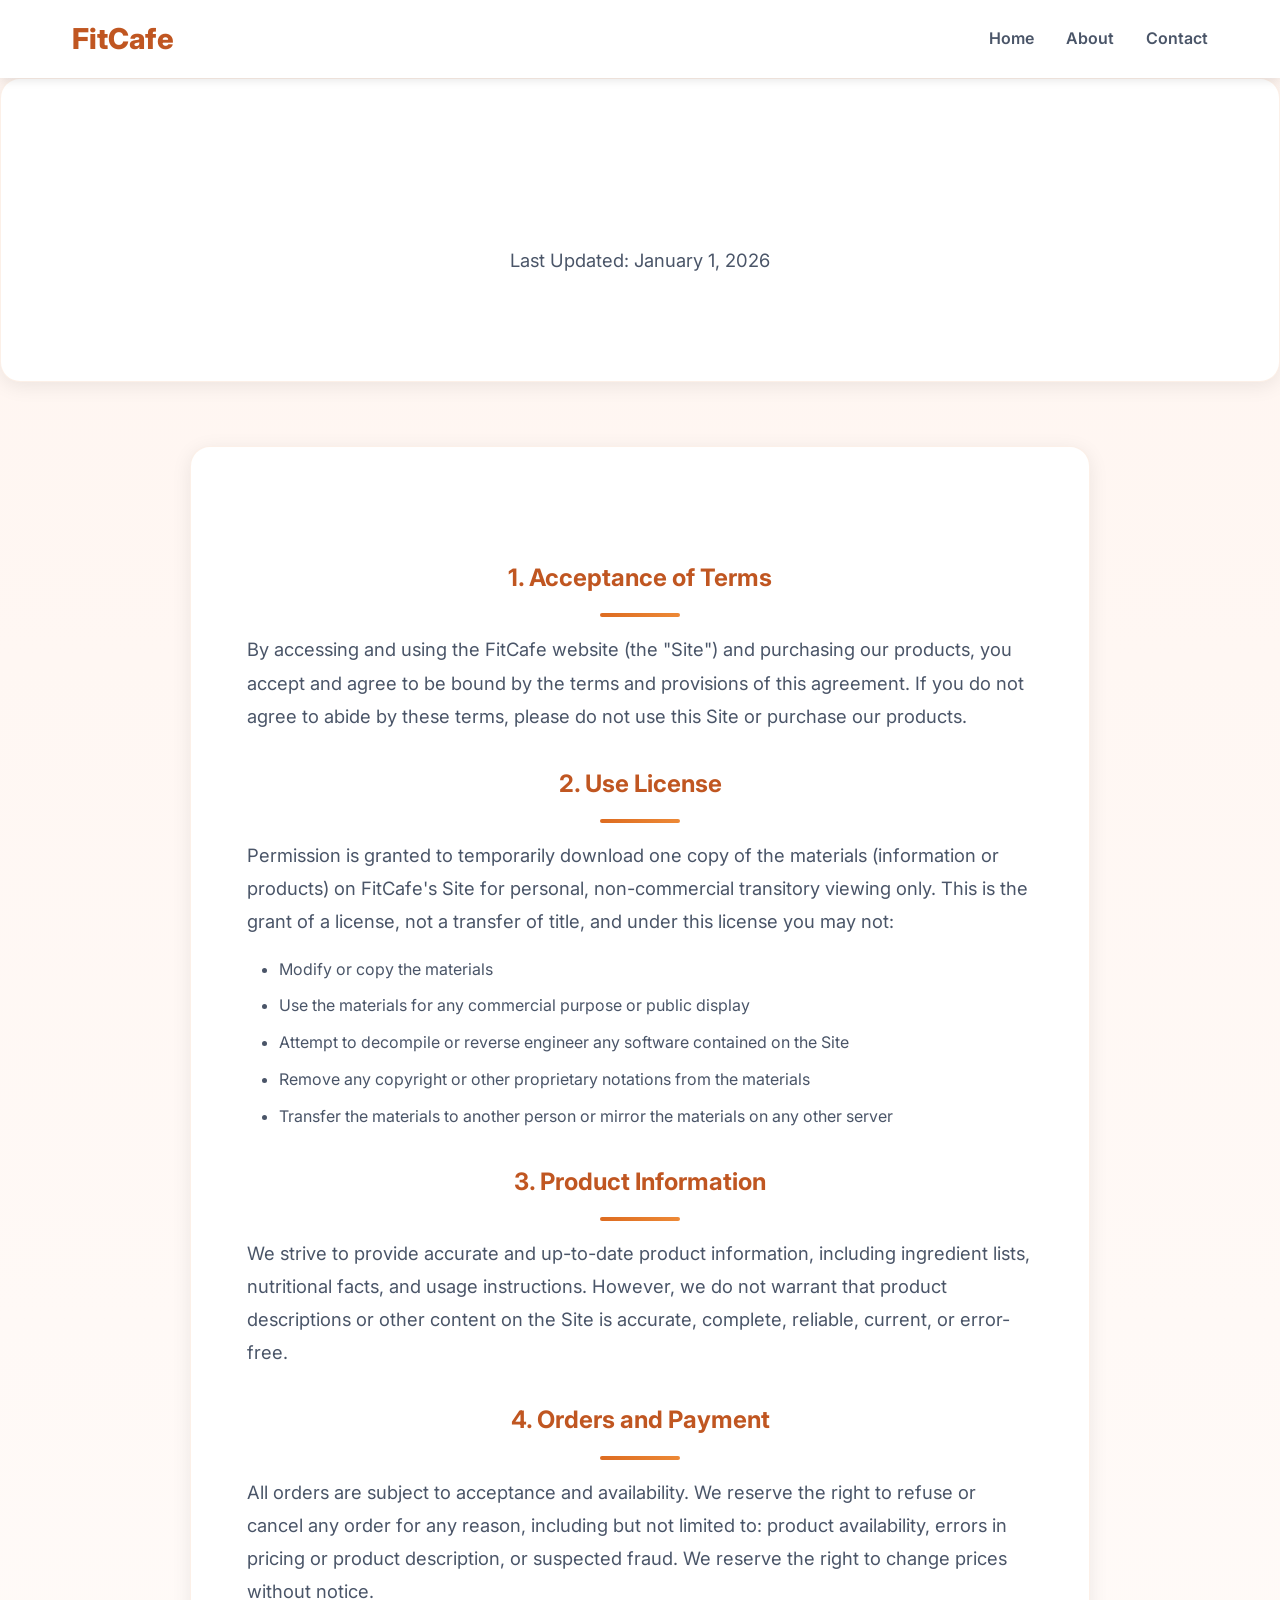
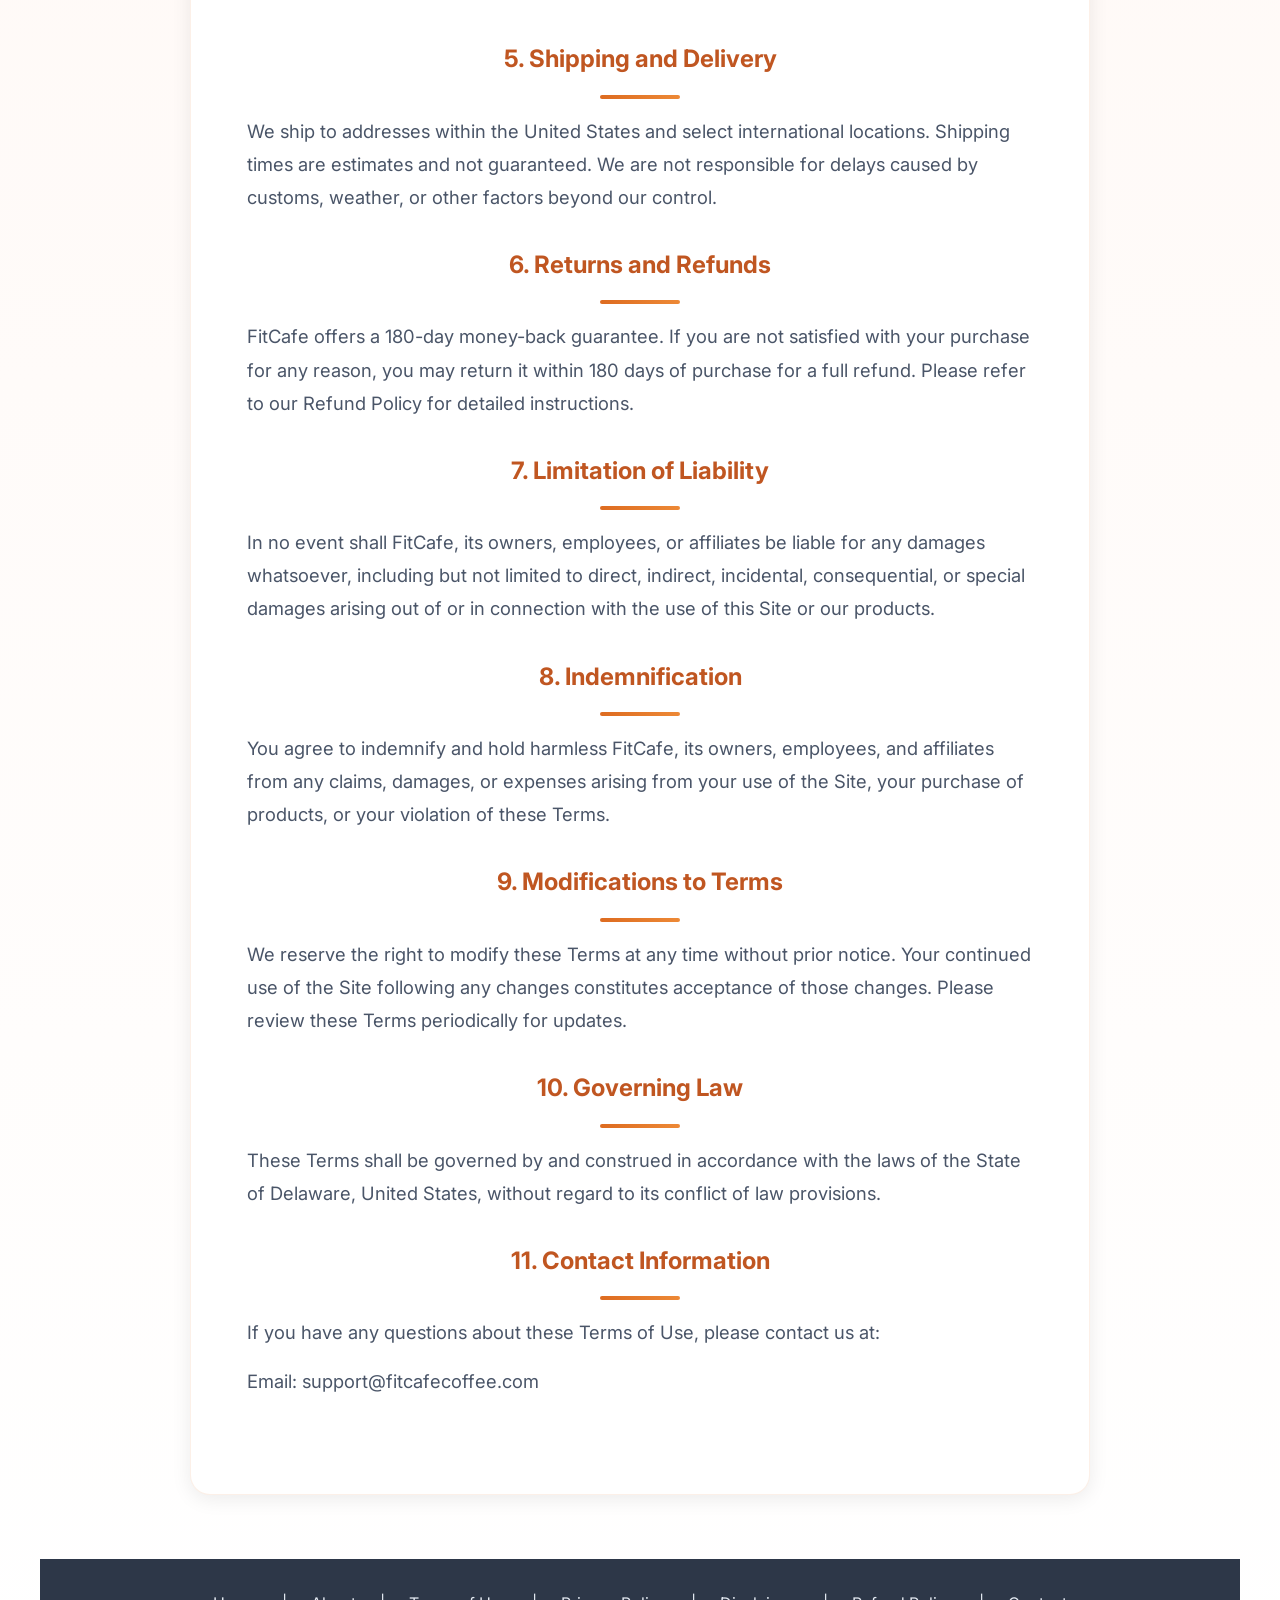
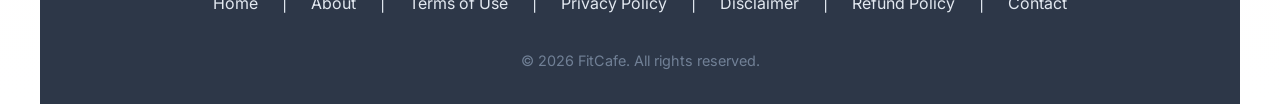
<file: terms.html>
<!DOCTYPE html>
<html lang="en">
<head>
    <meta charset="UTF-8">
    <meta name="viewport" content="width=device-width, initial-scale=1.0">
    <title>Terms of Use - FitCafe</title>
    <link rel="stylesheet" href="css/style.css">
    <link href="https://fonts.googleapis.com/css2?family=Inter:wght@300;400;500;600;700&display=swap" rel="stylesheet">
</head>
<body>
    <nav class="navbar">
        <div class="container nav-container">
            <a href="index.html" class="logo">FitCafe</a>
            <ul class="nav-menu">
                <li><a href="index.html">Home</a></li>
                <li><a href="about.html">About</a></li>
                <li><a href="#contact">Contact</a></li>
            </ul>
        </div>
    </nav>

    <section class="policy-hero">
        <div class="container">
            <h1>Terms of Use</h1>
            <p>Last Updated: January 1, 2026</p>
        </div>
    </section>

    <section class="policy-content">
        <div class="container">
            <h2>1. Acceptance of Terms</h2>
            <p>By accessing and using the FitCafe website (the "Site") and purchasing our products, you accept and agree to be bound by the terms and provisions of this agreement. If you do not agree to abide by these terms, please do not use this Site or purchase our products.</p>

            <h2>2. Use License</h2>
            <p>Permission is granted to temporarily download one copy of the materials (information or products) on FitCafe's Site for personal, non-commercial transitory viewing only. This is the grant of a license, not a transfer of title, and under this license you may not:</p>
            <ul>
                <li>Modify or copy the materials</li>
                <li>Use the materials for any commercial purpose or public display</li>
                <li>Attempt to decompile or reverse engineer any software contained on the Site</li>
                <li>Remove any copyright or other proprietary notations from the materials</li>
                <li>Transfer the materials to another person or mirror the materials on any other server</li>
            </ul>

            <h2>3. Product Information</h2>
            <p>We strive to provide accurate and up-to-date product information, including ingredient lists, nutritional facts, and usage instructions. However, we do not warrant that product descriptions or other content on the Site is accurate, complete, reliable, current, or error-free.</p>

            <h2>4. Orders and Payment</h2>
            <p>All orders are subject to acceptance and availability. We reserve the right to refuse or cancel any order for any reason, including but not limited to: product availability, errors in pricing or product description, or suspected fraud. We reserve the right to change prices without notice.</p>

            <h2>5. Shipping and Delivery</h2>
            <p>We ship to addresses within the United States and select international locations. Shipping times are estimates and not guaranteed. We are not responsible for delays caused by customs, weather, or other factors beyond our control.</p>

            <h2>6. Returns and Refunds</h2>
            <p>FitCafe offers a 180-day money-back guarantee. If you are not satisfied with your purchase for any reason, you may return it within 180 days of purchase for a full refund. Please refer to our Refund Policy for detailed instructions.</p>

            <h2>7. Limitation of Liability</h2>
            <p>In no event shall FitCafe, its owners, employees, or affiliates be liable for any damages whatsoever, including but not limited to direct, indirect, incidental, consequential, or special damages arising out of or in connection with the use of this Site or our products.</p>

            <h2>8. Indemnification</h2>
            <p>You agree to indemnify and hold harmless FitCafe, its owners, employees, and affiliates from any claims, damages, or expenses arising from your use of the Site, your purchase of products, or your violation of these Terms.</p>

            <h2>9. Modifications to Terms</h2>
            <p>We reserve the right to modify these Terms at any time without prior notice. Your continued use of the Site following any changes constitutes acceptance of those changes. Please review these Terms periodically for updates.</p>

            <h2>10. Governing Law</h2>
            <p>These Terms shall be governed by and construed in accordance with the laws of the State of Delaware, United States, without regard to its conflict of law provisions.</p>

            <h2>11. Contact Information</h2>
            <p>If you have any questions about these Terms of Use, please contact us at:</p>
            <p>Email: support@fitcafecoffee.com</p>
        </div>
    </section>

    <footer class="container">
        <div class="footer-links">
            <a href="index.html">Home</a> &nbsp;|&nbsp; 
            <a href="about.html">About</a> &nbsp;|&nbsp; 
            <a href="terms.html">Terms of Use</a> &nbsp;|&nbsp; 
            <a href="privacy.html">Privacy Policy</a> &nbsp;|&nbsp; 
            <a href="disclaimer.html">Disclaimer</a> &nbsp;|&nbsp; 
            <a href="refund.html">Refund Policy</a> &nbsp;|&nbsp; 
            <a href="contact.html">Contact</a>
        </div>
        <p class="footer-copyright">&copy; 2026 FitCafe. All rights reserved.</p>
    </footer>

    <style>
        .navbar {
            background: white;
            box-shadow: 0 2px 10px rgba(0,0,0,0.1);
        }
        
        .nav-container {
            display: flex;
            justify-content: space-between;
            align-items: center;
            padding: 1rem 2rem;
        }
        
        .logo {
            font-size: 1.8rem;
            font-weight: 800;
            color: #C05621;
            text-decoration: none;
        }
        
        .nav-menu {
            list-style: none;
            display: flex;
            gap: 2rem;
        }
        
        .nav-menu a {
            text-decoration: none;
            color: #4A5568;
            font-weight: 600;
        }
        
        .nav-menu a:hover {
            color: #C05621;
        }
        
        .policy-hero {
            background: linear-gradient(135deg, #C05621 0%, #DD6B20 100%);
            color: white;
            text-align: center;
            padding: 4rem 2rem;
        }
        
        .policy-hero h1 {
            font-size: 3rem;
            margin-bottom: 0.5rem;
        }
        
        .policy-content {
            background: white;
            padding: 3rem 2rem;
            margin: 2rem auto;
            border-radius: 20px;
            box-shadow: 0 4px 20px rgba(0,0,0,0.08);
            max-width: 900px;
        }
        
        .policy-content h2 {
            color: #C05621;
            font-size: 1.5rem;
            margin-top: 2rem;
            margin-bottom: 1rem;
        }
        
        .policy-content p {
            color: #4A5568;
            line-height: 1.8;
            margin-bottom: 1rem;
        }
        
        .policy-content ul {
            margin-left: 2rem;
            margin-bottom: 1rem;
        }
        
        .policy-content li {
            color: #4A5568;
            line-height: 1.8;
            margin-bottom: 0.5rem;
        }
    </style>
</body>
</html>
</file>
<file: css/style-modern.css>
/* ========================================
   FitCafe Modern Gradient Design
   Option A: Modern & Energetic
   ======================================== */

/* Color Variables */
:root {
  --gradient-primary: linear-gradient(135deg, #FF6B6B 0%, #C05621 50%, #DD6B20 100%);
  --gradient-cta: linear-gradient(135deg, #FFD93D 0%, #FFA502 100%);
  --gradient-hero: linear-gradient(135deg, #FFF5F5 0%, #FFF9F5 50%, #FFFFFF 100%);
  --color-primary: #FF6B6B;
  --color-secondary: #C05621;
  --color-accent: #FFD93D;
  --color-text: #1A202C;
  --color-text-light: #4A5568;
  --color-white: #FFFFFF;
  --shadow-sm: 0 2px 4px rgba(0,0,0,0.05);
  --shadow-md: 0 4px 12px rgba(0,0,0,0.1);
  --shadow-lg: 0 10px 40px rgba(0,0,0,0.15);
  --shadow-xl: 0 20px 60px rgba(0,0,0,0.2);
}

/* Base Styles */
* {
  margin: 0;
  padding: 0;
  box-sizing: border-box;
}

body {
  font-family: 'Inter', sans-serif;
  line-height: 1.6;
  color: var(--color-text);
  background: var(--gradient-hero);
  overflow-x: hidden;
}

/* ========================================
   NAVIGATION - Modern Sticky Header
   ======================================== */
.navbar {
  background: rgba(255, 255, 255, 0.95);
  backdrop-filter: blur(10px);
  box-shadow: var(--shadow-md);
  position: sticky;
  top: 0;
  z-index: 1000;
  transition: all 0.3s ease;
}

.navbar.scrolled {
  background: rgba(255, 255, 255, 0.98);
  box-shadow: var(--shadow-lg);
}

.nav-container {
  display: flex;
  justify-content: space-between;
  align-items: center;
  padding: 1rem 2rem;
  max-width: 1200px;
  margin: 0 auto;
}

.logo {
  font-size: 2rem;
  font-weight: 900;
  background: var(--gradient-primary);
  -webkit-background-clip: text;
  -webkit-text-fill-color: transparent;
  background-clip: text;
  text-decoration: none;
  transition: transform 0.3s ease;
  letter-spacing: -0.5px;
}

.logo:hover {
  transform: scale(1.05);
}

.nav-menu {
  list-style: none;
  display: flex;
  gap: 2.5rem;
}

.nav-menu a {
  text-decoration: none;
  color: var(--color-text-light);
  font-weight: 600;
  font-size: 0.95rem;
  transition: all 0.3s ease;
  position: relative;
}

.nav-menu a:hover {
  color: var(--color-primary);
}

.nav-menu a::after {
  content: '';
  position: absolute;
  bottom: -5px;
  left: 0;
  width: 0;
  height: 3px;
  background: var(--gradient-primary);
  border-radius: 2px;
  transition: width 0.3s ease;
}

.nav-menu a:hover::after {
  width: 100%;
}

/* Mobile Navigation */
@media (max-width: 768px) {
  .nav-container {
    flex-direction: column;
    gap: 1rem;
    padding: 1rem;
  }
  
  .nav-menu {
    gap: 1.5rem;
    flex-wrap: wrap;
    justify-content: center;
  }
  
  .logo {
    font-size: 1.5rem;
  }
}

/* ========================================
   HERO SECTION - Gradient Background
   ======================================== */
#headline {
  background: var(--gradient-primary);
  color: var(--color-white);
  padding: 6rem 2rem 4rem;
  text-align: center;
  position: relative;
  overflow: hidden;
  margin-bottom: 0;
}

#headline::before {
  content: '';
  position: absolute;
  top: -50%;
  left: -50%;
  width: 200%;
  height: 200%;
  background: radial-gradient(circle, rgba(255,255,255,0.1) 0%, transparent 70%);
  animation: shimmer 15s infinite linear;
}

@keyframes shimmer {
  0% { transform: translate(-50%, -50%) rotate(0deg); }
  100% { transform: translate(-50%, -50%) rotate(360deg); }
}

#headline h1 {
  font-size: 3.5rem;
  font-weight: 900;
  line-height: 1.2;
  margin-bottom: 2rem;
  position: relative;
  z-index: 1;
  text-shadow: 0 2px 20px rgba(0,0,0,0.2);
}

#headline .product-showcase {
  position: relative;
  z-index: 1;
  margin-top: 3rem;
}

#headline .product-hero-image {
  max-width: 400px;
  width: 100%;
  border-radius: 20px;
  box-shadow: var(--shadow-xl);
  animation: float 6s ease-in-out infinite;
}

@keyframes float {
  0%, 100% { transform: translateY(0px); }
  50% { transform: translateY(-20px); }
}

#headline .product-badge {
  background: var(--gradient-cta);
  color: var(--color-text);
  padding: 0.75rem 2rem;
  border-radius: 50px;
  display: inline-block;
  font-weight: 700;
  font-size: 1rem;
  margin-top: 1.5rem;
  box-shadow: var(--shadow-md);
  animation: pulse 2s infinite;
}

@keyframes pulse {
  0%, 100% { transform: scale(1); }
  50% { transform: scale(1.05); }
}

@media (max-width: 768px) {
  #headline h1 {
    font-size: 2rem;
  }
  
  #headline .product-hero-image {
    max-width: 280px;
  }
}

/* ========================================
   SUBHEADLINE - Centered with Gradient Text
   ======================================== */
#subheadline {
  background: var(--color-white);
  padding: 4rem 2rem;
  text-align: center;
  margin: 0;
}

#subheadline h2 {
  font-size: 1.8rem;
  font-weight: 600;
  background: var(--gradient-primary);
  -webkit-background-clip: text;
  -webkit-text-fill-color: transparent;
  background-clip: text;
  max-width: 900px;
  margin: 0 auto;
  line-height: 1.6;
}

@media (max-width: 768px) {
  #subheadline h2 {
    font-size: 1.3rem;
  }
}

/* ========================================
   SECTIONS - Card Style with Shadows
   ======================================== */
section:not(#headline):not(#subheadline):not(#cta):not(#guarantee):not(#optin) {
  background: var(--color-white);
  padding: 4rem 2rem;
  margin: 1rem auto;
  border-radius: 20px;
  box-shadow: var(--shadow-md);
  max-width: 1200px;
  transition: transform 0.3s ease, box-shadow 0.3s ease;
}

section:not(#headline):not(#subheadline):not(#cta):not(#guarantee):not(#optin):hover {
  transform: translateY(-5px);
  box-shadow: var(--shadow-lg);
}

section h2 {
  font-size: 2.5rem;
  font-weight: 800;
  background: var(--gradient-primary);
  -webkit-background-clip: text;
  -webkit-text-fill-color: transparent;
  background-clip: text;
  margin-bottom: 2rem;
  text-align: center;
  position: relative;
}

section h2::after {
  content: '';
  display: block;
  width: 100px;
  height: 4px;
  background: var(--gradient-primary);
  margin: 1rem auto 0;
  border-radius: 2px;
}

section p {
  margin-bottom: 1.5rem;
  font-size: 1.1rem;
  color: var(--color-text-light);
  line-height: 1.8;
}

/* ========================================
   INGREDIENT CARDS - Hover Effects
   ======================================== */
.ingredient-card {
  background: linear-gradient(135deg, #FFF9F9 0%, #FFFFFF 100%);
  padding: 2rem;
  margin-bottom: 1.5rem;
  border-left: 5px solid var(--color-primary);
  border-radius: 15px;
  box-shadow: var(--shadow-sm);
  transition: all 0.3s ease;
  position: relative;
  overflow: hidden;
}

.ingredient-card::before {
  content: '';
  position: absolute;
  top: 0;
  left: 0;
  width: 100%;
  height: 100%;
  background: linear-gradient(135deg, rgba(255,107,107,0.05) 0%, transparent 100%);
  opacity: 0;
  transition: opacity 0.3s ease;
}

.ingredient-card:hover {
  transform: translateX(10px);
  box-shadow: var(--shadow-md);
}

.ingredient-card:hover::before {
  opacity: 1;
}

.ingredient-card h3 {
  font-size: 1.5rem;
  color: var(--color-primary);
  margin-bottom: 1rem;
  font-weight: 700;
  position: relative;
  z-index: 1;
}

.ingredient-card p {
  color: var(--color-text-light);
  line-height: 1.7;
  position: relative;
  z-index: 1;
}

/* ========================================
   BENEFITS LIST - Modern Cards
   ======================================== */
.benefits-list {
  list-style: none;
  max-width: 900px;
  margin: 0 auto;
}

.benefits-list li {
  padding: 2rem;
  margin-bottom: 1.5rem;
  background: linear-gradient(135deg, #FFF9F9 0%, #FFFFFF 100%);
  border-radius: 15px;
  border-left: 5px solid var(--color-primary);
  box-shadow: var(--shadow-sm);
  transition: all 0.3s ease;
  position: relative;
  overflow: hidden;
}

.benefits-list li::before {
  content: '✓';
  position: absolute;
  top: 2rem;
  right: 2rem;
  font-size: 2rem;
  color: var(--color-primary);
  font-weight: 900;
}

.benefits-list li:hover {
  transform: translateX(10px);
  box-shadow: var(--shadow-md);
}

.benefits-list li strong {
  color: var(--color-primary);
  font-weight: 700;
  font-size: 1.15rem;
}

/* ========================================
   TESTIMONIALS - Card Carousel Style
   ======================================== */
.testimonial-card {
  background: linear-gradient(135deg, #FFF9F9 0%, #FFFFFF 100%);
  padding: 2.5rem;
  margin-bottom: 2rem;
  border-radius: 20px;
  box-shadow: var(--shadow-md);
  position: relative;
  transition: all 0.3s ease;
}

.testimonial-card:hover {
  transform: translateY(-5px);
  box-shadow: var(--shadow-lg);
}

.testimonial-card::before {
  content: '"';
  position: absolute;
  top: 20px;
  left: 30px;
  font-size: 5rem;
  color: rgba(255,107,107,0.1);
  font-family: Georgia, serif;
  line-height: 1;
}

.testimonial-card blockquote {
  font-style: italic;
  margin-bottom: 1.5rem;
  color: var(--color-text-light);
  font-size: 1.05rem;
  line-height: 1.8;
  position: relative;
  z-index: 1;
}

.testimonial-card cite {
  display: block;
  text-align: right;
  font-weight: 700;
  color: var(--color-primary);
  font-style: normal;
  font-size: 1rem;
}

/* ========================================
   GUARANTEE SECTION - Animated Badge
   ======================================== */
#guarantee {
  background: var(--gradient-primary);
  color: var(--color-white);
  text-align: center;
  padding: 5rem 2rem;
  border-radius: 20px;
  margin: 2rem auto;
  max-width: 1200px;
  box-shadow: var(--shadow-lg);
  position: relative;
  overflow: hidden;
}

#guarantee::before {
  content: '';
  position: absolute;
  top: -50%;
  left: -50%;
  width: 200%;
  height: 200%;
  background: radial-gradient(circle, rgba(255,255,255,0.1) 0%, transparent 70%);
  animation: shimmer 20s infinite linear;
}

#guarantee h2 {
  color: var(--color-white);
  font-size: 2.5rem;
  margin-bottom: 2.5rem;
  position: relative;
  z-index: 1;
}

#guarantee h2::after {
  display: none;
}

.guarantee-box {
  max-width: 800px;
  margin: 0 auto;
  position: relative;
  z-index: 1;
}

.guarantee-badge {
  background: var(--gradient-cta);
  color: var(--color-text);
  font-weight: 800;
  padding: 1.5rem 3rem;
  border-radius: 50px;
  display: inline-block;
  margin-bottom: 2rem;
  font-size: 1.5rem;
  box-shadow: var(--shadow-lg);
  animation: pulse 2s infinite;
}

#guarantee p {
  color: rgba(255,255,255,0.95);
  margin-bottom: 1.5rem;
  font-size: 1.15rem;
  line-height: 1.7;
}

#guarantee strong {
  color: var(--color-accent);
}

/* ========================================
   OPT-IN SECTION - Gradient CTA
   ======================================== */
#optin {
  background: linear-gradient(135deg, #FFF9F9 0%, #FFFFFF 100%);
  text-align: center;
  padding: 4rem 2rem;
  border-radius: 20px;
  margin: 2rem auto;
  max-width: 1200px;
  box-shadow: var(--shadow-md);
}

#optin h2 {
  font-size: 2.2rem;
  background: var(--gradient-primary);
  -webkit-background-clip: text;
  -webkit-text-fill-color: transparent;
  background-clip: text;
  margin-bottom: 1rem;
}

#optin h2::after {
  display: none;
}

.optin-subtitle {
  font-size: 1.1rem;
  color: var(--color-text-light);
  margin-bottom: 2.5rem;
  max-width: 700px;
  margin-left: auto;
  margin-right: auto;
}

.optin-form {
  max-width: 500px;
  margin: 0 auto 2rem;
}

.optin-form input[type="text"],
.optin-form input[type="email"] {
  width: 100%;
  padding: 1.2rem 1.5rem;
  margin-bottom: 1rem;
  border: 2px solid #E2E8F0;
  border-radius: 50px;
  font-size: 1rem;
  transition: all 0.3s ease;
  background: var(--color-white);
}

.optin-form input[type="text"]:focus,
.optin-form input[type="email"]:focus {
  outline: none;
  border-color: var(--color-primary);
  box-shadow: 0 0 0 4px rgba(255,107,107,0.1);
}

/* ========================================
   CTA SECTION - Bold Gradient Button
   ======================================== */
#cta {
  background: var(--color-white);
  text-align: center;
  padding: 5rem 2rem;
  border-radius: 20px;
  margin: 2rem auto;
  max-width: 1200px;
  box-shadow: var(--shadow-md);
}

#cta h2 {
  font-size: 2.5rem;
  background: var(--gradient-primary);
  -webkit-background-clip: text;
  -webkit-text-fill-color: transparent;
  background-clip: text;
  margin-bottom: 1.5rem;
}

#cta h2::after {
  display: none;
}

#cta p {
  font-size: 1.15rem;
  color: var(--color-text-light);
  margin-bottom: 1.5rem;
  line-height: 1.7;
}

.cta-button {
  display: inline-block;
  background: var(--gradient-cta);
  color: var(--color-text);
  padding: 1.5rem 4rem;
  font-size: 1.3rem;
  font-weight: 800;
  text-decoration: none;
  border-radius: 50px;
  margin: 2rem 0;
  box-shadow: var(--shadow-lg);
  transition: all 0.3s ease;
  text-transform: uppercase;
  letter-spacing: 0.5px;
  position: relative;
  overflow: hidden;
}

.cta-button::before {
  content: '';
  position: absolute;
  top: 0;
  left: -100%;
  width: 100%;
  height: 100%;
  background: linear-gradient(90deg, transparent, rgba(255,255,255,0.3), transparent);
  transition: left 0.5s ease;
}

.cta-button:hover {
  transform: translateY(-5px);
  box-shadow: var(--shadow-xl);
}

.cta-button:hover::before {
  left: 100%;
}

.cta-subtext {
  font-size: 0.95rem;
  color: var(--color-text-light);
  margin-bottom: 1.5rem;
  line-height: 2;
}

.cta-closing {
  font-size: 1.1rem;
  color: var(--color-primary);
  font-weight: 600;
  font-style: italic;
}

/* ========================================
   FOOTER - Modern Multi-Column
   ======================================== */
footer {
  background: linear-gradient(135deg, #1A202C 0%, #2D3748 100%);
  color: rgba(255,255,255,0.8);
  padding: 4rem 2rem 2rem;
  margin-top: 4rem;
}

.footer-links {
  text-align: center;
  margin-bottom: 2rem;
  padding-bottom: 2rem;
  border-bottom: 1px solid rgba(255,255,255,0.1);
}

.footer-links a {
  color: rgba(255,255,255,0.8);
  text-decoration: none;
  margin: 0 1rem;
  transition: color 0.3s ease;
  font-weight: 500;
}

.footer-links a:hover {
  color: var(--color-accent);
}

.footer-disclaimer {
  font-size: 0.85rem;
  text-align: center;
  margin-bottom: 1rem;
  color: rgba(255,255,255,0.6);
  line-height: 1.6;
}

.footer-copyright {
  font-size: 0.9rem;
  text-align: center;
  color: rgba(255,255,255,0.5);
  margin-top: 2rem;
}

/* ========================================
   ANIMATIONS & UTILITIES
   ======================================== */
@keyframes fadeInUp {
  from {
    opacity: 0;
    transform: translateY(30px);
  }
  to {
    opacity: 1;
    transform: translateY(0);
  }
}

.animate-fadeInUp {
  animation: fadeInUp 0.6s ease forwards;
}

/* Scroll animations */
section {
  opacity: 0;
  transform: translateY(30px);
  transition: opacity 0.6s ease, transform 0.6s ease;
}

section.visible {
  opacity: 1;
  transform: translateY(0);
}

/* ========================================
   RESPONSIVE ADJUSTMENTS
   ======================================== */
@media (max-width: 768px) {
  section h2 {
    font-size: 1.8rem;
  }
  
  .ingredient-card {
    padding: 1.5rem;
  }
  
  .testimonial-card {
    padding: 1.5rem;
  }
  
  .cta-button {
    padding: 1.2rem 2.5rem;
    font-size: 1.1rem;
  }
  
  #guarantee {
    padding: 3rem 1.5rem;
  }
  
  #guarantee h2 {
    font-size: 1.8rem;
  }
}
</file>
<file: css/style.css>
/* FitCafe Sales Page - Premium CSS */
/* Enhanced UX/UI with vibrant colors and modern design */

* {
    margin: 0;
    padding: 0;
    box-sizing: border-box;
}

body {
    font-family: 'Inter', sans-serif;
    line-height: 1.6;
    color: #2D3748;
    background: linear-gradient(180deg, #FFF5F0 0%, #FFFFFF 100%);
}

.container {
    max-width: 1200px;
    margin: 0 auto;
    padding: 2rem 1.5rem;
}

/* ========================================
   NAVIGATION - Sticky Header
   ======================================== */
.navbar {
    background: white;
    box-shadow: 0 2px 10px rgba(0,0,0,0.1);
    position: sticky;
    top: 0;
    z-index: 1000;
}

.nav-container {
    display: flex;
    justify-content: space-between;
    align-items: center;
    padding: 1rem 2rem;
    max-width: 1200px;
    margin: 0 auto;
}

.logo {
    font-size: 1.8rem;
    font-weight: 800;
    color: #C05621;
    text-decoration: none;
    transition: transform 0.3s ease;
}

.logo:hover {
    transform: scale(1.05);
}

.nav-menu {
    list-style: none;
    display: flex;
    gap: 2rem;
}

.nav-menu a {
    text-decoration: none;
    color: #4A5568;
    font-weight: 600;
    transition: color 0.3s ease;
    position: relative;
}

.nav-menu a:hover {
    color: #C05621;
}

.nav-menu a::after {
    content: '';
    position: absolute;
    bottom: -5px;
    left: 0;
    width: 0;
    height: 2px;
    background: #C05621;
    transition: width 0.3s ease;
}

.nav-menu a:hover::after {
    width: 100%;
}

/* Mobile Navigation */
@media (max-width: 768px) {
    .nav-container {
        flex-direction: column;
        gap: 1rem;
    }
    
    .nav-menu {
        gap: 1rem;
        flex-wrap: wrap;
        justify-content: center;
    }
    
    .logo {
        font-size: 1.5rem;
    }
}

/* ========================================
   HERO SECTION - Enhanced with gradient
   ======================================== */
#headline {
    text-align: center;
    padding: 5rem 1.5rem 3rem;
    background: linear-gradient(135deg, #C05621 0%, #DD6B20 50%, #ED8936 100%);
    color: white;
    margin-bottom: 3rem;
    position: relative;
    overflow: hidden;
    box-shadow: 0 10px 40px rgba(192, 86, 33, 0.3);
}

#headline::before {
    content: '';
    position: absolute;
    top: -50%;
    left: -50%;
    width: 200%;
    height: 200%;
    background: radial-gradient(circle, rgba(255,255,255,0.1) 0%, transparent 70%);
    animation: shimmer 3s infinite;
}

@keyframes shimmer {
    0% { transform: translate(-50%, -50%) rotate(0deg); }
    100% { transform: translate(-50%, -50%) rotate(360deg); }
}

#headline h1 {
    font-size: 3rem;
    font-weight: 800;
    line-height: 1.2;
    text-shadow: 2px 2px 4px rgba(0,0,0,0.2);
    position: relative;
    z-index: 1;
}

/* ========================================
   SUBHEADLINE - Clean & Centered
   ======================================== */
#subheadline {
    text-align: center;
    margin-bottom: 4rem;
    background: white;
    padding: 3rem 2rem;
    border-radius: 20px;
    box-shadow: 0 4px 20px rgba(0,0,0,0.08);
}

#subheadline h2 {
    font-size: 1.6rem;
    font-weight: 500;
    color: #744210;
    max-width: 900px;
    margin: 0 auto;
    line-height: 1.8;
}

/* ========================================
   GENERAL SECTIONS - Card Style
   ======================================== */
section:not(#headline):not(#subheadline):not(#cta):not(#guarantee) {
    margin-bottom: 4rem;
    background: white;
    padding: 3rem 2rem;
    border-radius: 20px;
    box-shadow: 0 4px 20px rgba(0,0,0,0.08);
    border: 1px solid rgba(221, 107, 32, 0.1);
}

section h2 {
    font-size: 2.2rem;
    font-weight: 700;
    color: #C05621;
    margin-bottom: 2rem;
    text-align: center;
    position: relative;
}

section h2::after {
    content: '';
    display: block;
    width: 80px;
    height: 4px;
    background: linear-gradient(90deg, #DD6B20, #ED8936);
    margin: 1rem auto 0;
    border-radius: 2px;
}

section p {
    margin-bottom: 1.5rem;
    font-size: 1.15rem;
    color: #4A5568;
    line-height: 1.8;
}

section em {
    font-style: italic;
    color: #C05621;
    font-weight: 600;
}

/* ========================================
   INGREDIENT CARDS - Vibrant Design
   ======================================== */
.ingredients-image-container {
    text-align: center;
    margin: 2rem 0;
}

.ingredients-image {
    max-width: 100%;
    height: auto;
    border-radius: 15px;
    box-shadow: 0 4px 15px rgba(0,0,0,0.1);
}

.ingredient-card {
    background: linear-gradient(135deg, #FFF5F0 0%, #FFFFFF 100%);
    padding: 2rem;
    margin-bottom: 1.5rem;
    border-left: 5px solid #DD6B20;
    border-radius: 15px;
    box-shadow: 0 2px 10px rgba(221, 107, 32, 0.1);
    transition: transform 0.3s ease, box-shadow 0.3s ease;
}

.ingredient-card:hover {
    transform: translateY(-5px);
    box-shadow: 0 8px 25px rgba(221, 107, 32, 0.2);
}

.ingredient-card h3 {
    font-size: 1.4rem;
    color: #C05621;
    margin-bottom: 1rem;
    font-weight: 700;
}

.ingredient-card p {
    color: #4A5568;
    line-height: 1.7;
}

.ingredients-note {
    font-weight: 700;
    text-align: center;
    margin-top: 2rem;
    padding: 1.5rem;
    background: linear-gradient(135deg, #FEEBC8 0%, #FBD38D 100%);
    border-radius: 15px;
    color: #744210;
    border: 2px solid #DD6B20;
}

.fda-disclaimer {
    font-size: 0.9rem;
    color: #718096;
    text-align: center;
    margin-top: 1.5rem;
    padding: 1rem;
    background: #F7FAFC;
    border-radius: 10px;
    border-left: 4px solid #4299E1;
}

/* ========================================
   BENEFITS LIST - Modern Cards
   ======================================== */
.benefits-list {
    list-style: none;
    max-width: 900px;
    margin: 0 auto;
}

.benefits-list li {
    padding: 1.5rem;
    margin-bottom: 1.2rem;
    background: linear-gradient(135deg, #FFF5F0 0%, #FFFFFF 100%);
    border-radius: 15px;
    border-left: 5px solid #DD6B20;
    box-shadow: 0 2px 10px rgba(221, 107, 32, 0.1);
    transition: transform 0.3s ease;
}

.benefits-list li:hover {
    transform: translateX(5px);
}

.benefits-list li strong {
    color: #C05621;
    font-weight: 700;
}

/* ========================================
   TESTIMONIALS - Enhanced Design
   ======================================== */
.testimonial-card {
    background: linear-gradient(135deg, #FFF5F0 0%, #FFFFFF 100%);
    padding: 2rem;
    margin-bottom: 1.5rem;
    border-radius: 15px;
    position: relative;
    box-shadow: 0 4px 15px rgba(0,0,0,0.08);
    border: 1px solid rgba(221, 107, 32, 0.2);
}

.testimonial-card::before {
    content: '"';
    position: absolute;
    top: -10px;
    left: 30px;
    font-size: 5rem;
    color: rgba(221, 107, 32, 0.15);
    font-family: Georgia, serif;
    line-height: 1;
}

.testimonial-card blockquote {
    font-style: italic;
    margin-bottom: 1.2rem;
    color: #4A5568;
    font-size: 1.05rem;
    line-height: 1.7;
    position: relative;
    z-index: 1;
}

.testimonial-card cite {
    display: block;
    text-align: right;
    font-weight: 700;
    color: #C05621;
    font-style: normal;
}

.social-proof-note {
    text-align: center;
    margin-top: 2rem;
    font-style: italic;
    color: #718096;
    font-size: 0.95rem;
    padding: 1rem;
    background: #F7FAFC;
    border-radius: 10px;
}

/* ========================================
   GUARANTEE SECTION - Premium Gradient
   ======================================== */
#guarantee {
    background: linear-gradient(135deg, #C05621 0%, #DD6B20 50%, #ED8936 100%);
    color: white;
    text-align: center;
    padding: 4rem 2rem;
    border-radius: 20px;
    box-shadow: 0 10px 40px rgba(192, 86, 33, 0.3);
}

#guarantee h2 {
    color: white;
    font-size: 2.5rem;
    margin-bottom: 2rem;
}

#guarantee h2::after {
    background: rgba(255,255,255,0.3);
}

.guarantee-box {
    max-width: 800px;
    margin: 0 auto;
}

.guarantee-badge {
    background: linear-gradient(135deg, #F6E05E 0%, #F6AD55 100%);
    color: #744210;
    font-weight: 800;
    padding: 1rem 2rem;
    border-radius: 50px;
    display: inline-block;
    margin-bottom: 2rem;
    font-size: 1.3rem;
    box-shadow: 0 4px 15px rgba(246, 224, 94, 0.4);
    animation: pulse 2s infinite;
}

@keyframes pulse {
    0%, 100% { transform: scale(1); }
    50% { transform: scale(1.05); }
}

#guarantee p {
    margin-bottom: 1.5rem;
    font-size: 1.15rem;
    line-height: 1.8;
}

#guarantee strong {
    color: #F6E05E;
    font-weight: 700;
}

/* ========================================
   EMAIL OPT-IN - Modern Form
   ======================================== */
.optin-section {
    background: linear-gradient(135deg, #EBF8FF 0%, #FFFFFF 100%);
    text-align: center;
    border: 2px solid #4299E1;
}

.optin-section h2 {
    color: #2B6CB0;
}

.optin-subtitle {
    font-size: 1.1rem;
    color: #4A5568;
    margin-bottom: 2rem;
}

.optin-form {
    max-width: 500px;
    margin: 0 auto 2rem;
}

.optin-form input[type="text"],
.optin-form input[type="email"] {
    width: 100%;
    padding: 1rem 1.5rem;
    margin-bottom: 1rem;
    border: 2px solid #E2E8F0;
    border-radius: 10px;
    font-size: 1rem;
    transition: border-color 0.3s ease;
}

.optin-form input:focus {
    outline: none;
    border-color: #4299E1;
}

.privacy-text {
    font-size: 0.9rem;
    color: #718096;
    margin-top: 1rem;
}

.ftc-disclosure {
    font-size: 0.85rem;
    color: #A0AEC0;
    margin-top: 1.5rem;
    padding-top: 1.5rem;
    border-top: 1px solid #E2E8F0;
}

/* ========================================
   CTA SECTION - Enhanced Button
   ======================================== */
#cta {
    text-align: center;
    background: white;
    padding: 4rem 2rem;
    border-radius: 20px;
    box-shadow: 0 4px 20px rgba(0,0,0,0.08);
    margin-bottom: 3rem;
    border: 2px solid rgba(221, 107, 32, 0.2);
}

#cta h2 {
    color: #C05621;
    margin-bottom: 1.5rem;
}

#cta p {
    font-size: 1.15rem;
    color: #4A5568;
    margin-bottom: 1.5rem;
    line-height: 1.8;
}

.cta-button {
    display: inline-block;
    background: linear-gradient(135deg, #C05621 0%, #DD6B20 100%);
    color: white;
    padding: 1.5rem 3rem;
    font-size: 1.3rem;
    font-weight: 700;
    text-decoration: none;
    border-radius: 50px;
    margin: 2rem 0;
    box-shadow: 0 8px 25px rgba(192, 86, 33, 0.4);
    transition: all 0.3s ease;
    border: 2px solid transparent;
}

.cta-button:hover {
    transform: translateY(-3px);
    box-shadow: 0 12px 35px rgba(192, 86, 33, 0.5);
    background: linear-gradient(135deg, #DD6B20 0%, #ED8936 100%);
}

.cta-button:active {
    transform: translateY(-1px);
}

.cta-subtext {
    font-size: 0.95rem;
    color: #718096;
    margin-bottom: 1.5rem;
    line-height: 2;
}

.cta-closing {
    font-size: 1.1rem;
    color: #C05621;
    font-weight: 600;
    font-style: italic;
}

/* ========================================
   FOOTER - Clean & Professional
   ======================================== */
footer {
    background: #2D3748;
    color: #E2E8F0;
    padding: 3rem 2rem;
    text-align: center;
    margin-top: 4rem;
}

.footer-links {
    margin-bottom: 2rem;
}

.footer-links a {
    color: #E2E8F0;
    text-decoration: none;
    margin: 0 1rem;
    transition: color 0.3s ease;
}

.footer-links a:hover {
    color: #FBD38D;
}

.footer-disclaimer {
    font-size: 0.85rem;
    color: #A0AEC0;
    margin-bottom: 1rem;
    max-width: 800px;
    margin-left: auto;
    margin-right: auto;
}

.footer-copyright {
    font-size: 0.9rem;
    color: #718096;
    margin-top: 2rem;
}

/* ========================================
   LIFESTYLE IMAGES - Responsive
   ======================================== */
.lifestyle-image-container,
.product-showcase,
.ingredients-image-container {
    text-align: center;
    margin: 2rem 0;
}

.lifestyle-image,
.product-hero-image {
    max-width: 100%;
    height: auto;
    border-radius: 15px;
    box-shadow: 0 4px 20px rgba(0,0,0,0.1);
}

/* Product Showcase - Special Handling */
.product-showcase {
    position: relative;
    max-width: 500px;
    margin: 2rem auto;
}

.product-showcase .product-hero-image {
    width: 100%;
    height: auto;
    object-fit: contain;
    max-height: 600px;
}

@media (max-width: 768px) {
    .product-showcase {
        max-width: 100%;
        padding: 0 1rem;
    }
    
    .product-showcase .product-hero-image {
        max-height: 400px;
    }
}

.product-badge {
    background: linear-gradient(135deg, #F6E05E 0%, #F6AD55 100%);
    color: #744210;
    padding: 0.5rem 1.5rem;
    border-radius: 25px;
    display: inline-block;
    font-weight: 700;
    margin-top: 1rem;
    box-shadow: 0 2px 10px rgba(246, 224, 94, 0.4);
}

/* ========================================
   RESPONSIVE DESIGN
   ======================================== */
@media (max-width: 768px) {
    #headline h1 {
        font-size: 2rem;
    }
    
    #subheadline h2 {
        font-size: 1.3rem;
    }
    
    section h2 {
        font-size: 1.8rem;
    }
    
    .cta-button {
        padding: 1.2rem 2rem;
        font-size: 1.1rem;
    }
    
    .container {
        padding: 1.5rem 1rem;
    }
}
</file>
